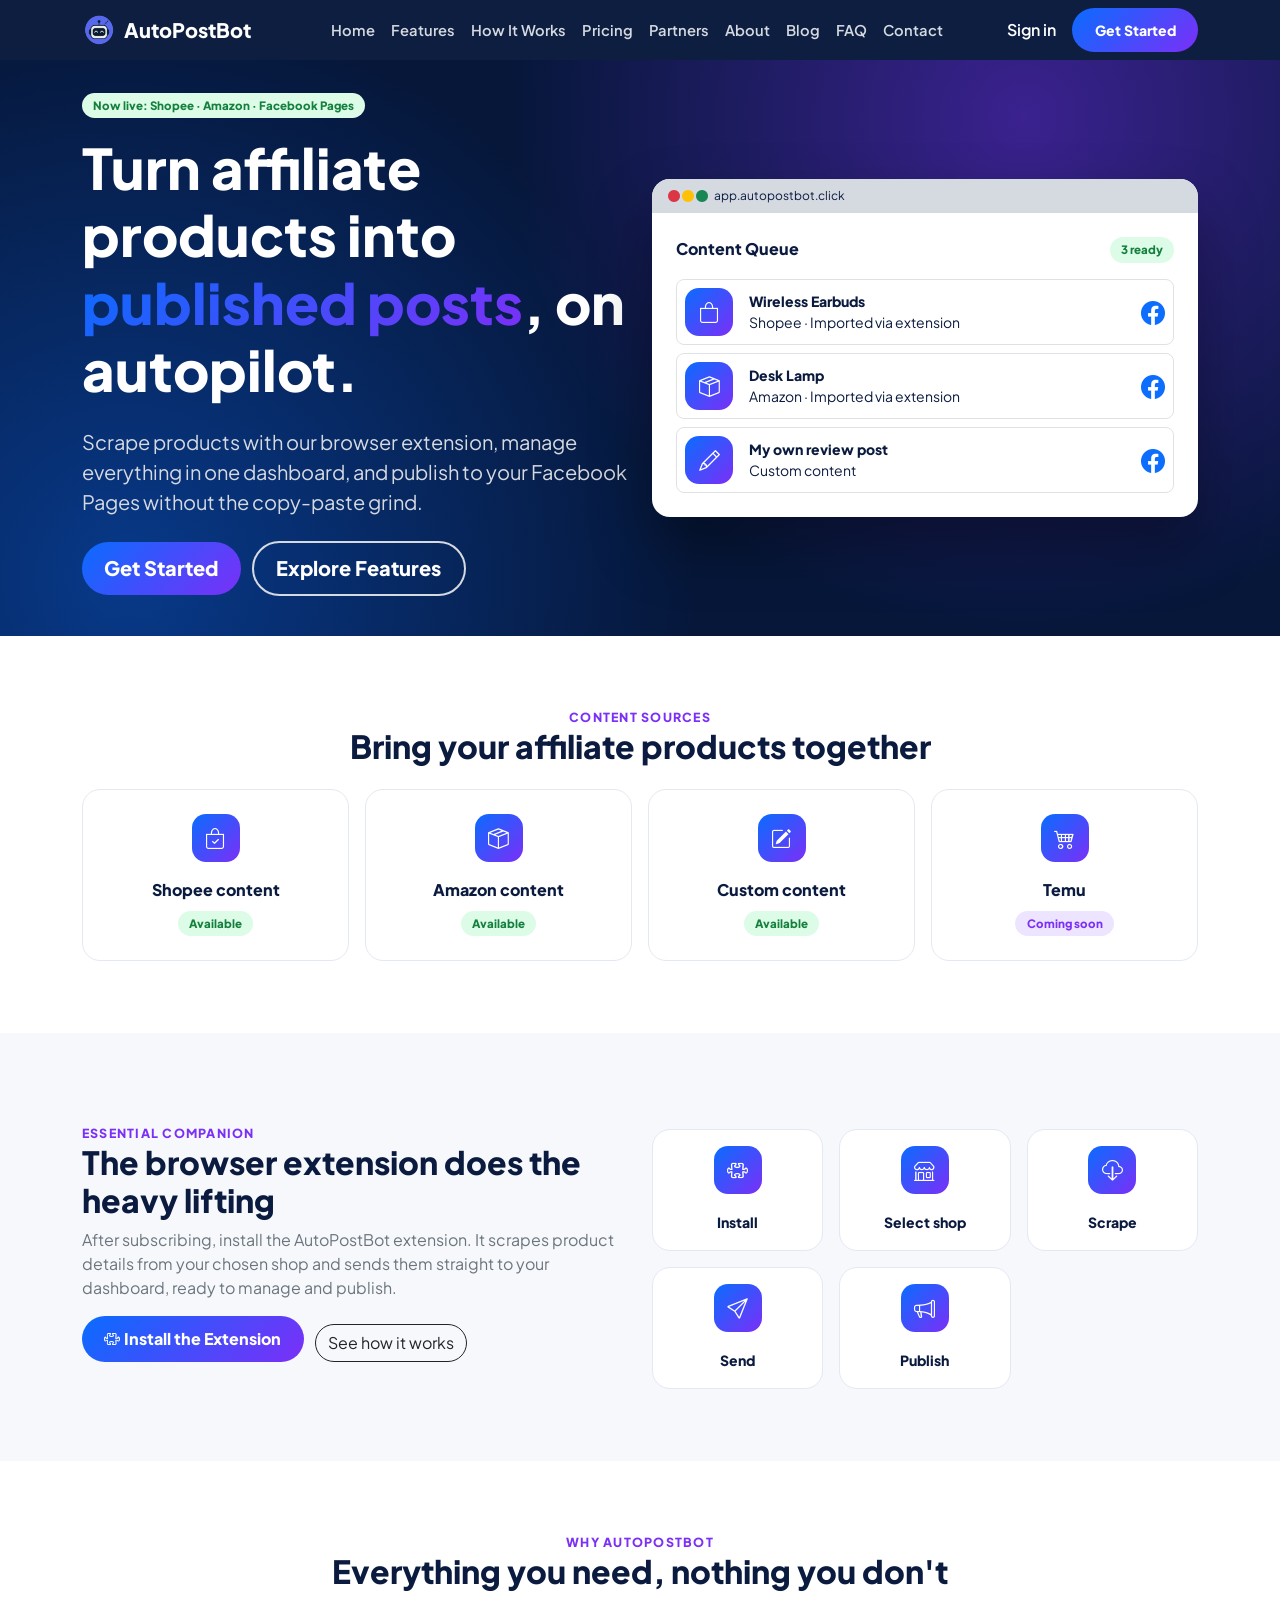
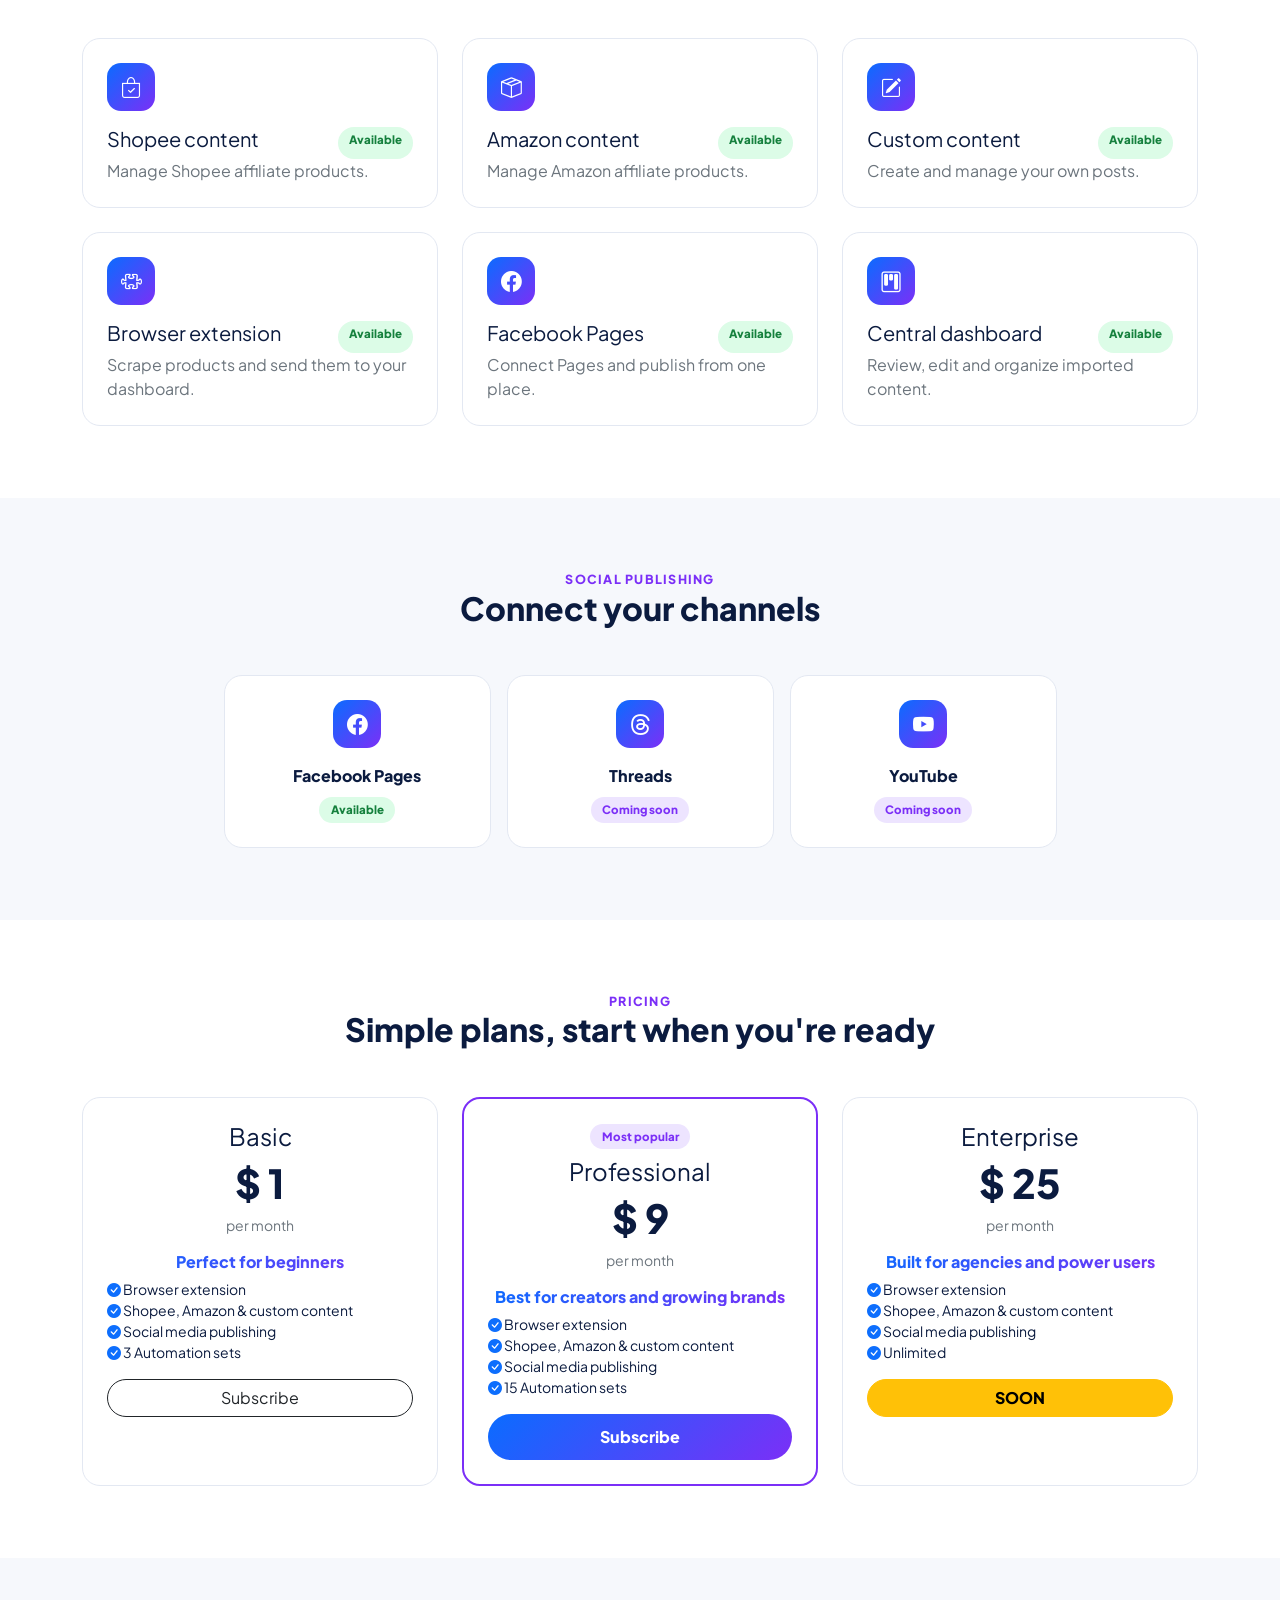
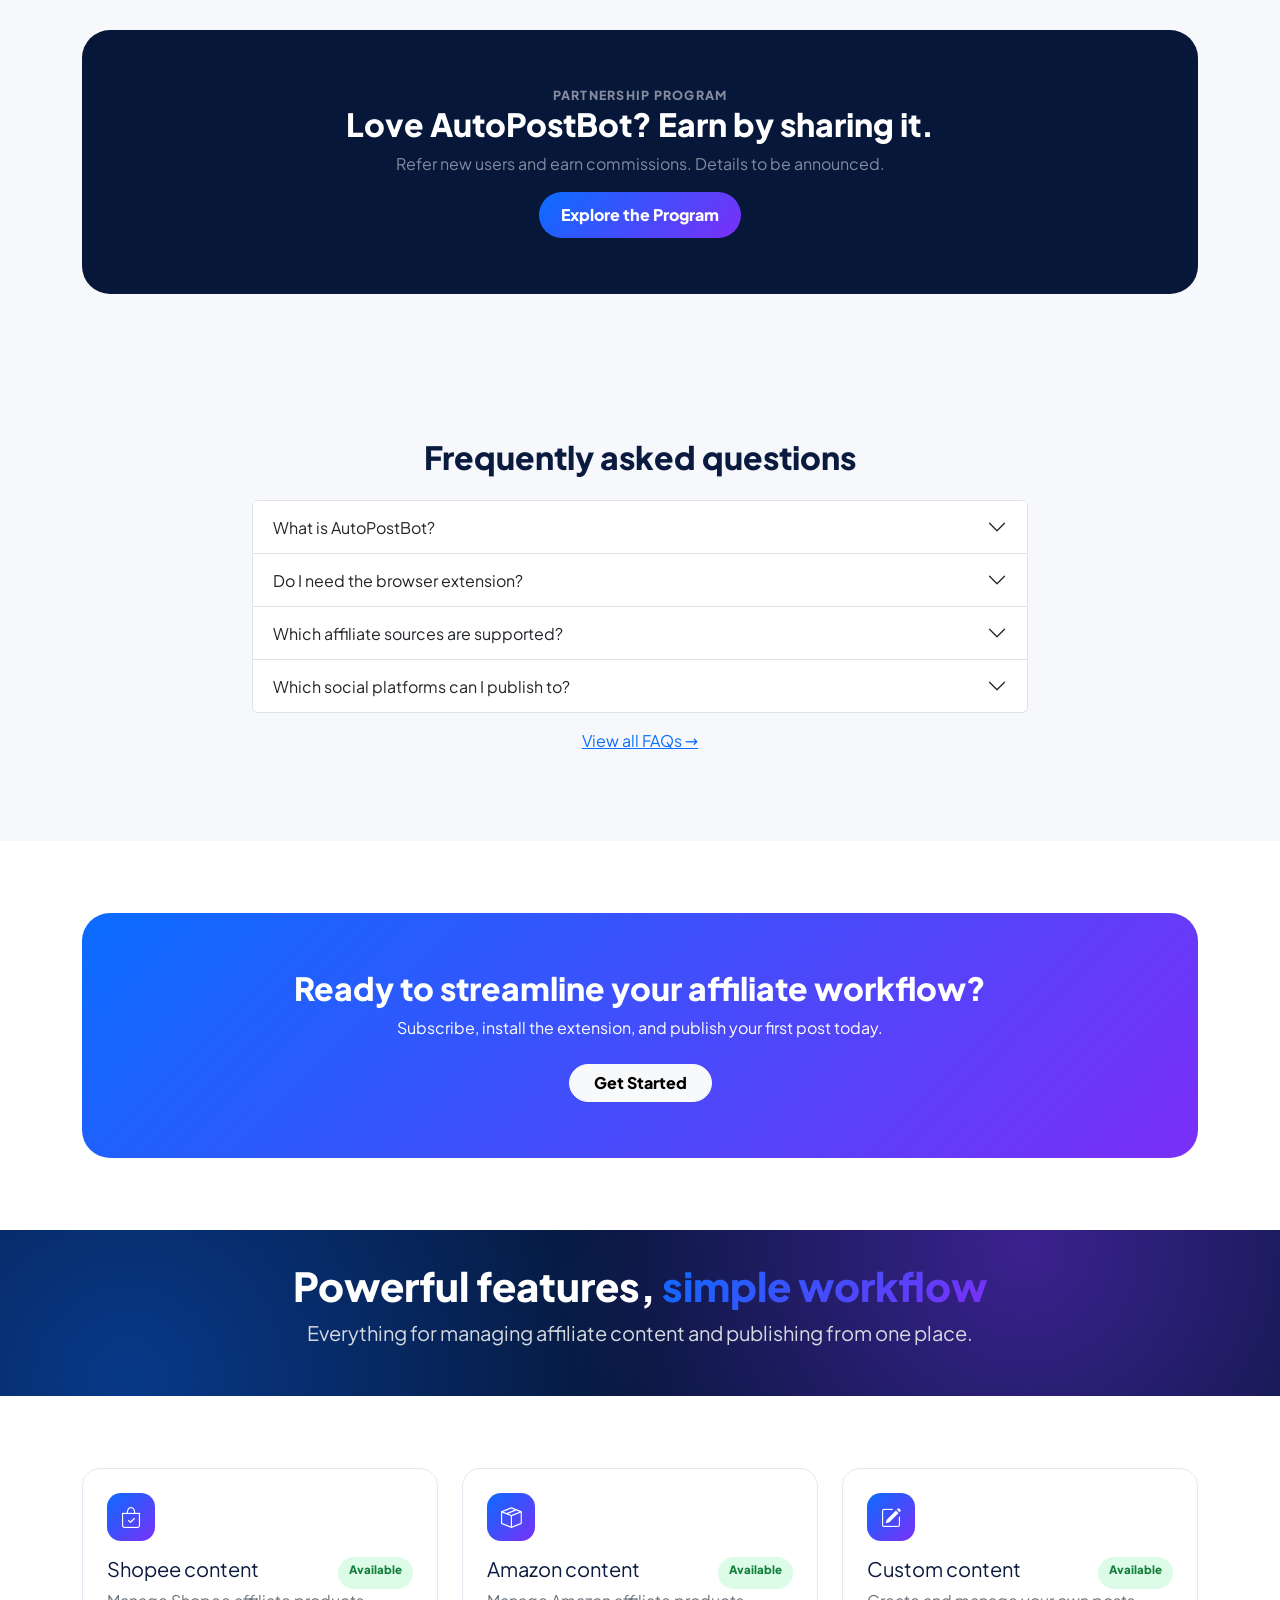
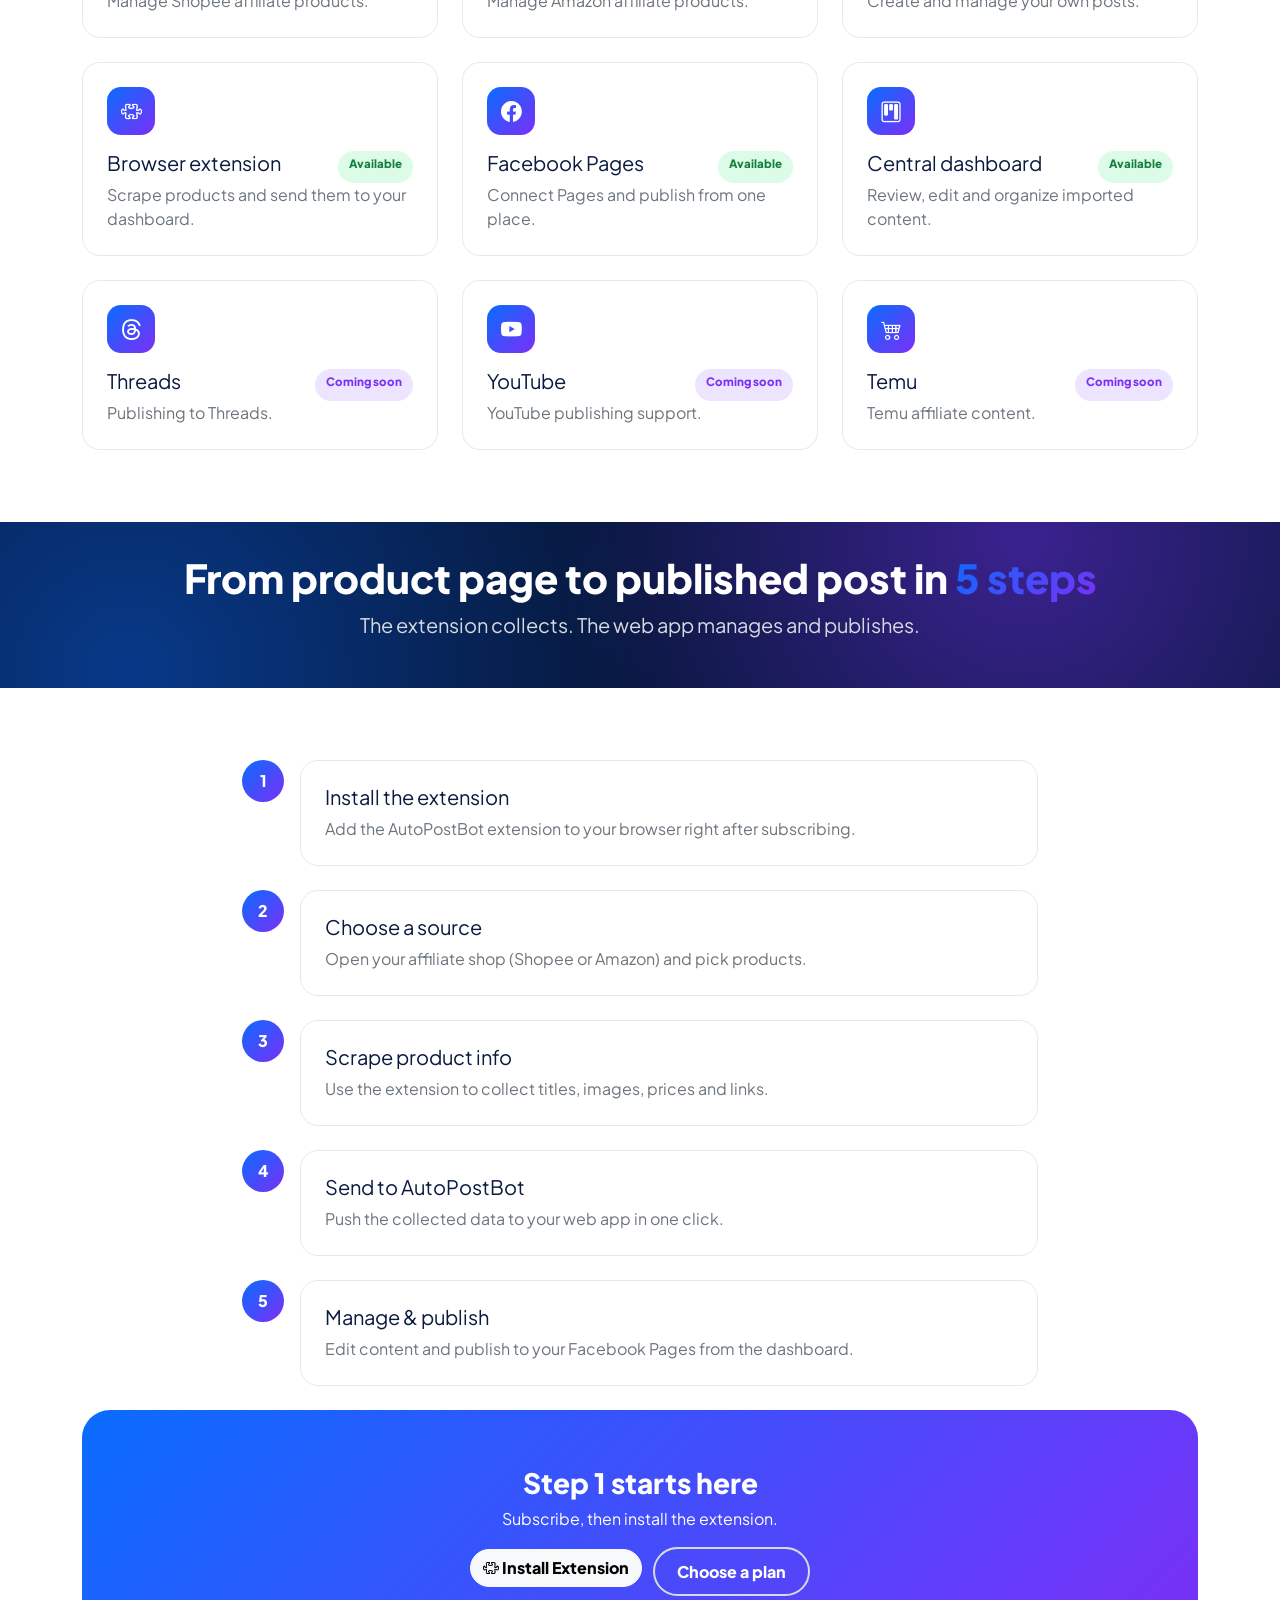
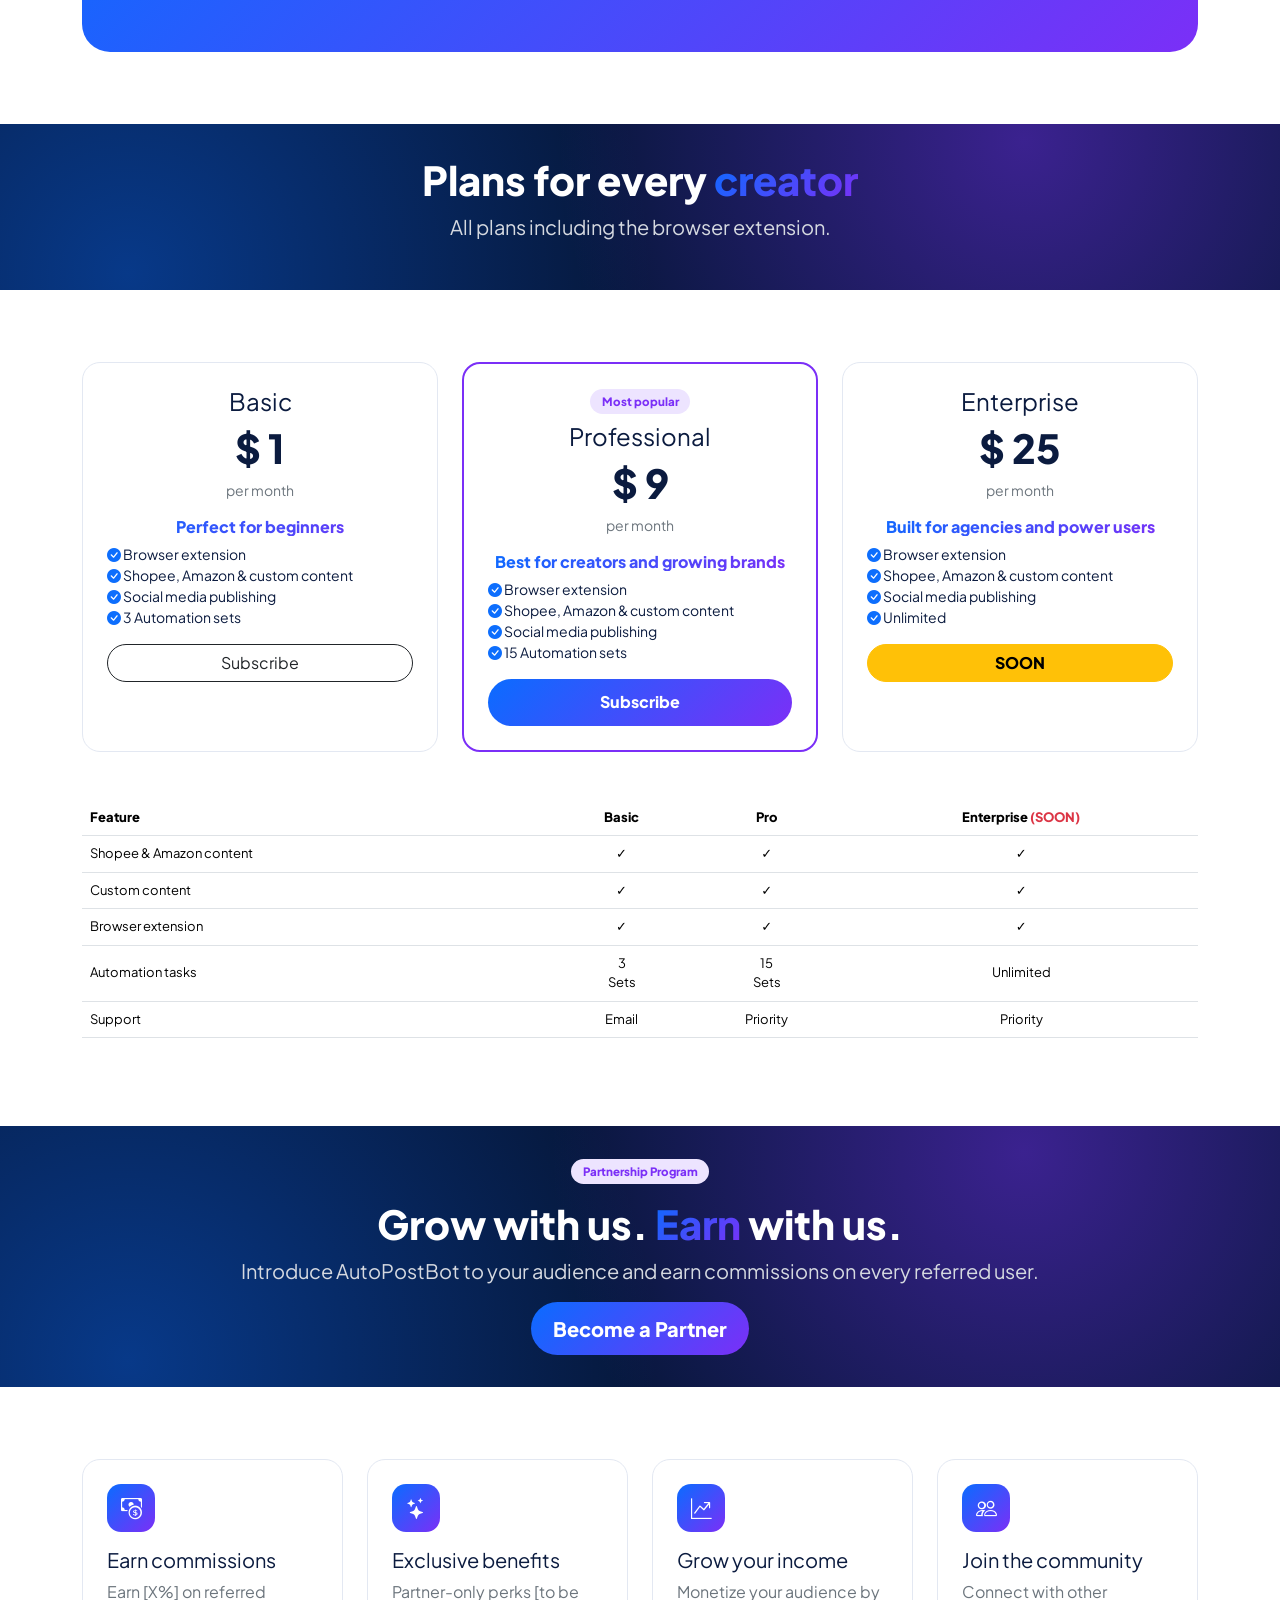
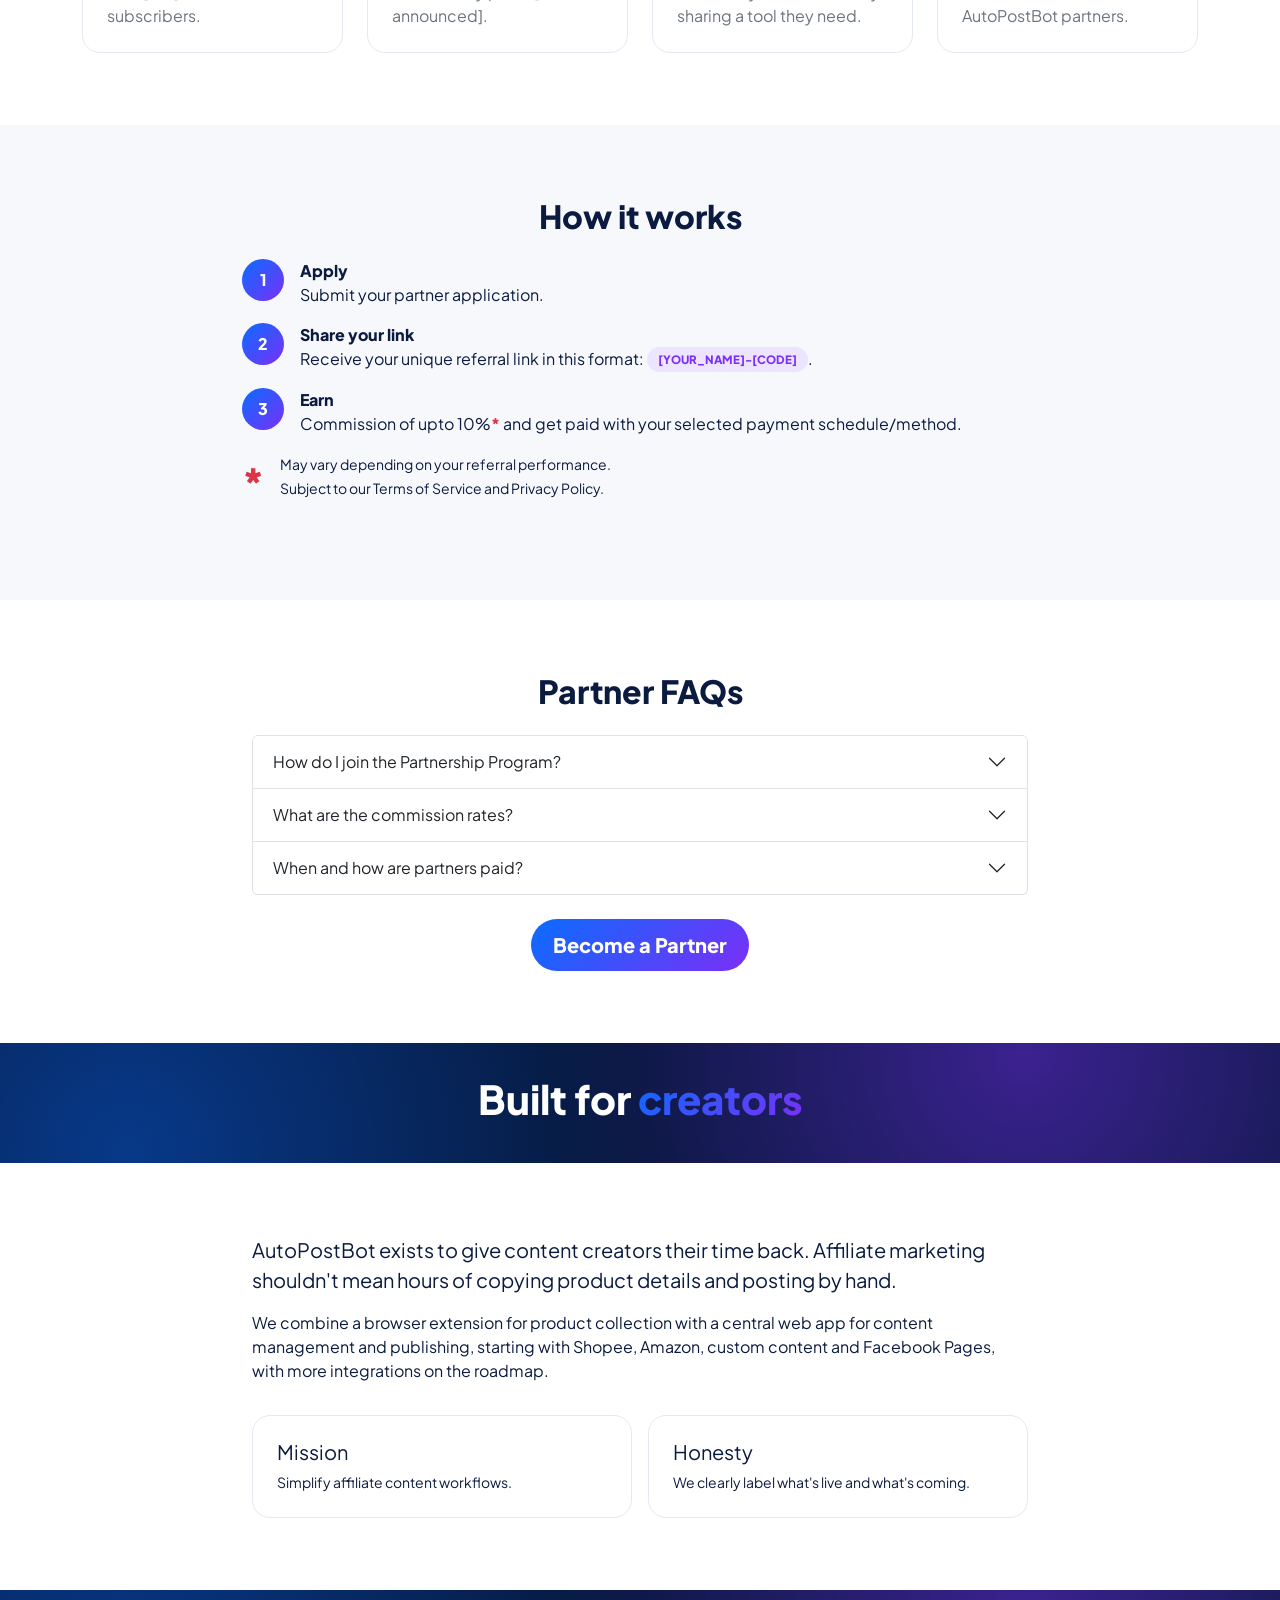
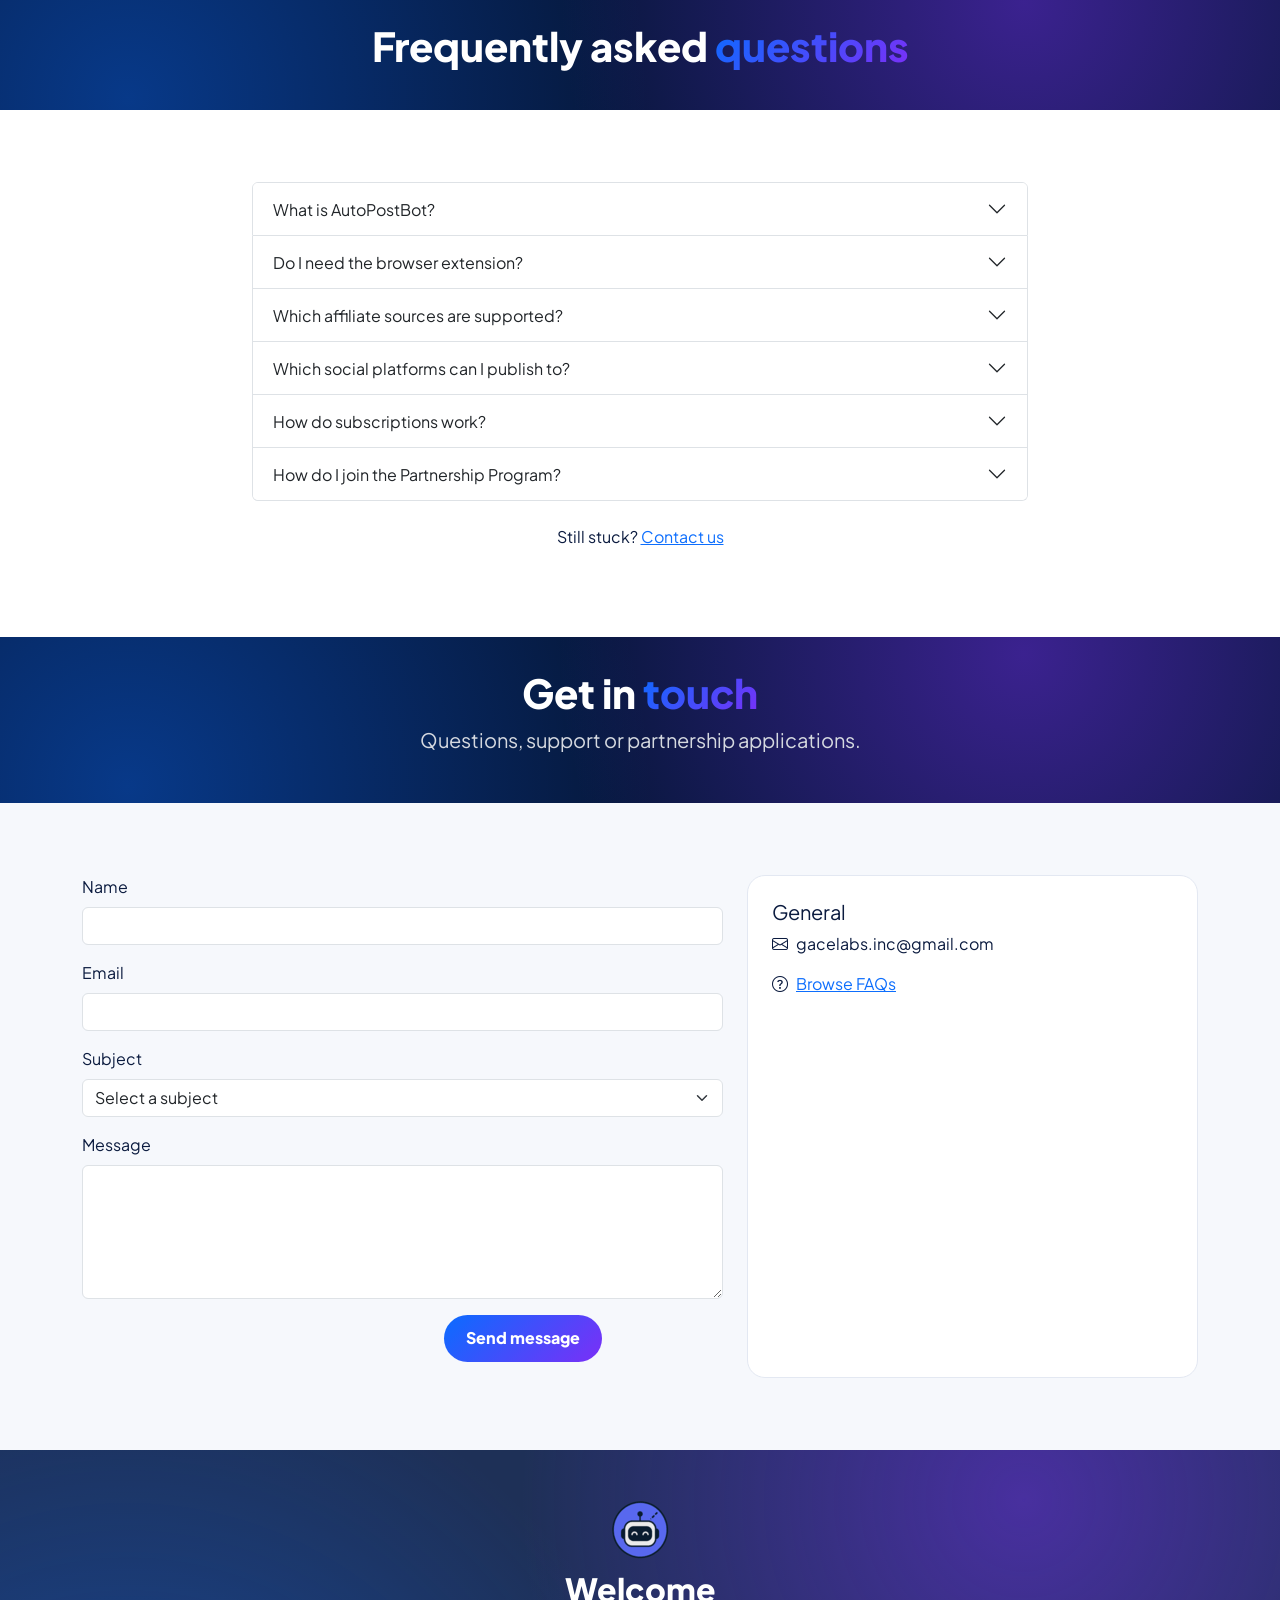
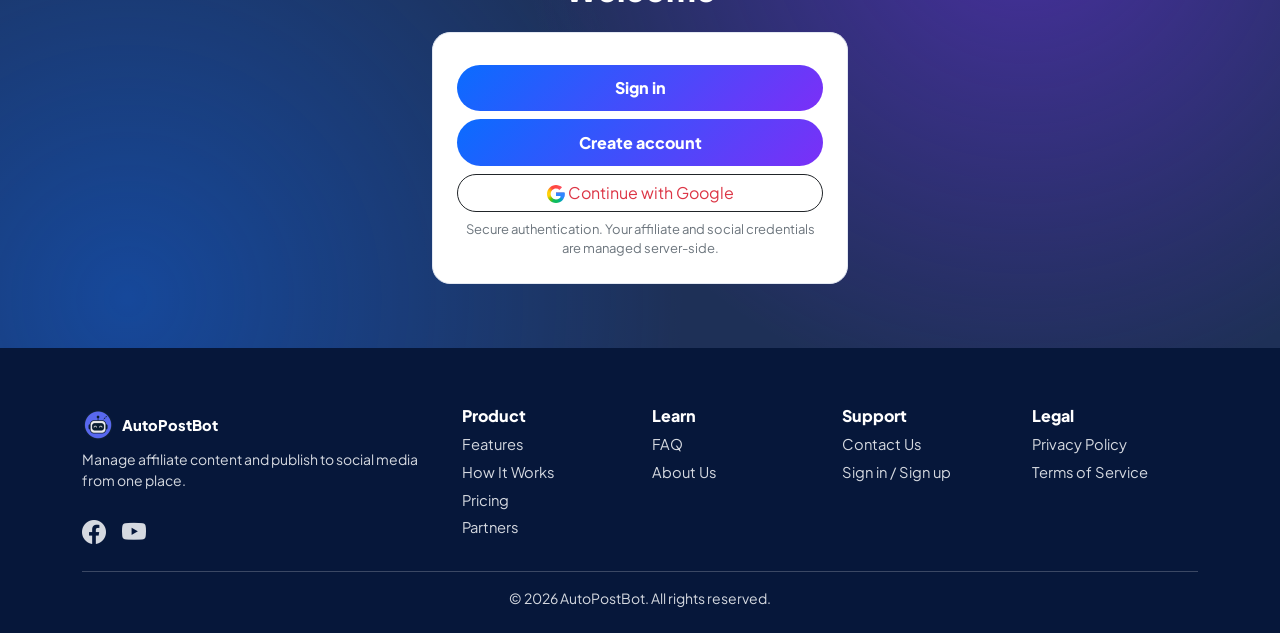
<file: index.html>
<!DOCTYPE html>
<html lang="en">
	<head>
		<meta charset="utf-8">
		<meta name="viewport" content="width=device-width, initial-scale=1">
		<title>AutoPostBot – Affiliate Content & Social Publishing in One Place</title>
		<meta name="description"
			content="AutoPostBot helps creators manage Shopee, Amazon and custom affiliate content and publish to Facebook Pages from one dashboard, powered by a browser extension.">
		<link rel="icon" href="assets/images/logo.png">
		<link href="assets/css/bootstrap.min.css" rel="stylesheet">
		<link href="assets/css/bootstrap-icons.min.css" rel="stylesheet">
		<link href="assets/css/fonts.css" rel="stylesheet">
		<link rel="stylesheet" href="assets/css/style.css">
		<link rel="preconnect" href="https://challenges.cloudflare.com" />
		<script src="https://challenges.cloudflare.com/turnstile/v0/api.js" async defer></script>
	</head>

	<body>
		<nav class="navbar navbar-expand-lg fixed-top" aria-label="Main">
			<div class="container">
				<a class="navbar-brand brand text-white fw-bold d-flex align-items-center gap-2" href="/"><img
						src="assets/images/logo.png" alt="AutoPostBot logo">AutoPostBot</a>
				<button class="navbar-toggler border-0" data-bs-toggle="collapse" data-bs-target="#nv"
					aria-label="Toggle menu"><i class="bi bi-list text-white fs-2"></i></button>
				<div class="navbar-collapse collapse text-center" id="nv">
					<ul class="navbar-nav mx-auto" id="menu"></ul>
					<a href="#authf" class="a-link text-white me-3 text-decoration-none fw-semibold">Sign in</a>
					<a href="#pricing" class="a-link btn btn-grad btn-sm">Get Started</a>
				</div>
			</div>
		</nav>

		<main id="main">
			<!-- HOME -->
			<div class="page" id="home">
				<header class="hero">
					<div class="container">
						<div class="row align-items-center">
							<div class="col-lg-6">
								<span class="chip live mb-3">Now live: Shopee · Amazon · Facebook Pages</span>
								<h1 class="display-4 fw-extrabold fw-bold">Turn affiliate products into <span class="text-grad">published posts</span>, on autopilot.</h1>
								<p class="lead my-4">Scrape products with our browser extension, manage everything in one dashboard, and publish to your Facebook Pages without the copy-paste grind.</p>
								<a href="#pricing" class="a-link btn btn-grad btn-lg me-2 mb-2">Get Started</a>
								<a href="#features" class="a-link btn btn-ghost btn-lg mb-2">Explore Features</a>
							</div>
							<div class="col-lg-6">
								<div class="mock">
									<div class="bar"><i class="bi bi-circle-fill text-danger"></i> <i
											class="bi bi-circle-fill text-warning"></i> <i
											class="bi bi-circle-fill text-success"></i> &nbsp; app.autopostbot.click</div>
									<div class="p-4">
										<div class="d-flex justify-content-between mb-3"><strong>Content
												Queue</strong><span class="chip live">3 ready</span></div>
										<div class="d-flex gap-3 align-items-center border rounded-3 p-2 mb-2">
											<div class="ico m-0"><i class="bi bi-bag"></i></div>
											<div class="flex-grow-1 small"><b>Wireless Earbuds</b><br>Shopee · Imported
												via extension</div><i class="bi bi-facebook text-primary fs-4"></i>
										</div>
										<div class="d-flex gap-3 align-items-center border rounded-3 p-2 mb-2">
											<div class="ico m-0"><i class="bi bi-box-seam"></i></div>
											<div class="flex-grow-1 small"><b>Desk Lamp</b><br>Amazon · Imported via
												extension</div><i class="bi bi-facebook text-primary fs-4"></i>
										</div>
										<div class="d-flex gap-3 align-items-center border rounded-3 p-2">
											<div class="ico m-0"><i class="bi bi-pencil"></i></div>
											<div class="flex-grow-1 small"><b>My own review post</b><br>Custom content
											</div><i class="bi bi-facebook text-primary fs-4"></i>
										</div>
									</div>
								</div>
							</div>
						</div>
					</div>
				</header>

				<section class="s">
					<div class="container text-center">
						<div class="eyebrow">Content sources</div>
						<h2 class="fw-bold mb-4">Bring your affiliate products together</h2>
						<div class="row g-3 justify-content-center" id="sources"></div>
					</div>
				</section>

				<section class="s alt">
					<div class="container">
						<div class="row align-items-center">
							<div class="col-lg-6">
								<div class="eyebrow">Essential companion</div>
								<h2 class="fw-bold">The browser extension does the heavy lifting</h2>
								<p class="text-secondary">
									After subscribing, install the AutoPostBot extension. It
									scrapes product details from your chosen shop and sends them straight to your
									dashboard, ready to manage and publish.
								</p>
								<a href="#how" class="a-link btn btn-grad me-2 mb-2">
									<i class="bi bi-puzzle me-1"></i>Install the Extension
								</a>
								<a href="#how" class="a-link btn btn-outline-dark rounded-pill">See how it works</a>
							</div>
							<div class="col-lg-6 mt-4">
								<div class="row g-3 text-center" id="flow-mini"></div>
							</div>
						</div>
					</div>
				</section>

				<section class="s">
					<div class="container">
						<div class="text-center mb-5">
							<div class="eyebrow">Why AutoPostBot</div>
							<h2 class="fw-bold">Everything you need, nothing you don't</h2>
						</div>
						<div class="row g-4" id="feat-home"></div>
					</div>
				</section>

				<section class="s alt">
					<div class="container">
						<div class="text-center mb-5">
							<div class="eyebrow">Social publishing</div>
							<h2 class="fw-bold">Connect your channels</h2>
						</div>
						<div class="row g-3 justify-content-center" id="socials"></div>
					</div>
				</section>

				<section class="s">
					<div class="container">
						<div class="text-center mb-5">
							<div class="eyebrow">Pricing</div>
							<h2 class="fw-bold">Simple plans, start when you're ready</h2>
						</div>
						<div class="row g-4 justify-content-center plans"></div>
					</div>
				</section>

				<section class="s alt">
					<div class="container">
						<div class="cta text-center" style="background:var(--navy)">
							<div class="eyebrow text-white-50">Partnership Program</div>
							<h2 class="fw-bold">Love AutoPostBot? Earn by sharing it.</h2>
							<p class="text-white-50">Refer new users and earn commissions. Details to be announced.</p>
							<a href="#partners" class="a-link btn btn-grad">Explore the Program</a>
						</div>
					</div>
				</section>

				<!-- <section class="s">
					<div class="container">
						<div class="text-center mb-5">
							<div class="eyebrow">Social proof</div>
							<h2 class="fw-bold">What creators will say</h2>
						</div>
						<div class="row g-4" id="testi"></div>
					</div>
				</section> -->

				<section class="s alt">
					<div class="container" style="max-width:800px">
						<h2 class="fw-bold text-center mb-4">Frequently asked questions</h2>
						<div class="accordion faq" id="faq-home"></div>
						<p class="text-center mt-3"><a class="a-link" href="#faq">View all FAQs →</a></p>
					</div>
				</section>

				<section class="s">
					<div class="container">
						<div class="cta text-center">
							<h2 class="fw-bold">Ready to streamline your affiliate workflow?</h2>
							<p class="mb-4">Subscribe, install the extension, and publish your first post today.</p><a
								href="#pricing" class="a-link btn btn-light fw-bold rounded-pill px-4">Get Started</a>
						</div>
					</div>
				</section>
			</div>

			<!-- FEATURES -->
			<div class="page" id="features">
				<header class="hero text-center">
					<div class="container">
						<h1 class="fw-bold">Powerful features, <span class="text-grad">simple workflow</span></h1>
						<p class="lead">Everything for managing affiliate content and publishing from one place.</p>
					</div>
				</header>
				<section class="s">
					<div class="container">
						<div class="row g-4" id="feat-all"></div>
					</div>
				</section>
			</div>

			<!-- HOW -->
			<div class="page" id="how">
				<header class="hero text-center">
					<div class="container">
						<h1 class="fw-bold">From product page to published post in <span class="text-grad">5 steps</span></h1>
						<p class="lead">The extension collects. The web app manages and publishes.</p>
					</div>
				</header>
				<section class="s">
					<div class="container" style="max-width:820px" id="steps"></div>
					<div class="container mt-4">
						<div class="cta text-center">
							<h3 class="fw-bold">Step 1 starts here</h3>
							<p>Subscribe, then install the extension.</p>
							<a href="#" class="a-link btn btn-light fw-bold rounded-pill me-2 mb-2">
								<i class="bi bi-puzzle"></i> Install Extension
							</a>
							<a href="#pricing" class="a-link btn btn-ghost">Choose a plan</a>
						</div>
					</div>
				</section>
			</div>

			<!-- PRICING -->
			<div class="page" id="pricing">
				<header class="hero text-center">
					<div class="container">
						<h1 class="fw-bold">Plans for every <span class="text-grad">creator</span></h1>
						<p class="lead">
							All plans including the browser extension.
						</p>
					</div>
				</header>
				<section class="s">
					<div class="container">
						<div class="row g-4 justify-content-center plans"></div>
						<div class="table-responsive mt-5">
							<table class="table align-middle text-center" style="font-size: 13px;">
								<thead>
									<tr>
										<th class="text-start">Feature</th>
										<th>Basic</th>
										<th>Pro</th>
										<th>Enterprise <span class="text-danger">(SOON)</span></th>
									</tr>
								</thead>
								<tbody>
									<tr>
										<td class="text-start">Shopee &amp; Amazon content</td>
										<td>✓</td>
										<td>✓</td>
										<td>✓</td>
									</tr>
									<tr>
										<td class="text-start">Custom content</td>
										<td>✓</td>
										<td>✓</td>
										<td>✓</td>
									</tr>
									<tr>
										<td class="text-start">Browser extension</td>
										<td>✓</td>
										<td>✓</td>
										<td>✓</td>
									</tr>
									<tr>
										<td class="text-start">Automation tasks</td>
										<td><span class="ph">3<br>Sets</span></td>
										<td><span class="ph">15<br>Sets</span></td>
										<td><span class="ph">Unlimited</span></td>
									</tr>
									<!-- <tr>
										<td class="text-start">Monthly posts</td>
										<td><span class="ph">1000</span></td>
										<td><span class="ph">10000</span></td>
										<td><span class="ph">Unlimited</span></td>
									</tr> -->
									<tr>
										<td class="text-start">Support</td>
										<td>Email</td>
										<td>Priority</td>
										<td>Priority</td>
									</tr>
								</tbody>
							</table>
						</div>
					</div>
				</section>
			</div>

			<!-- PARTNERS -->
			<div class="page" id="partners">
				<header class="hero text-center">
					<div class="container"><span class="chip soon mb-3">Partnership Program</span>
						<h1 class="fw-bold">Grow with us. <span class="text-grad">Earn</span> with us.</h1>
						<p class="lead">Introduce AutoPostBot to your audience and earn commissions on every referred
							user.</p><a href="#contact" class="a-link btn btn-grad btn-lg">Become a Partner</a>
					</div>
				</header>
				<section class="s">
					<div class="container">
						<div class="row g-4" id="perks"></div>
					</div>
				</section>
				<section class="s alt">
					<div class="container" style="max-width:820px">
						<h2 class="fw-bold text-center mb-4">How it works</h2>
						<div class="d-flex gap-3 mb-3">
							<div class="step-n">1</div>
							<div><b>Apply</b><br>Submit your partner application.</div>
						</div>
						<div class="d-flex gap-3 mb-3">
							<div class="step-n">2</div>
							<div>
								<b>Share your link</b><br>Receive your unique referral link in this format:  
								<span class="chip soon align-top">[YOUR_NAME]-[CODE]</span>.
							</div>
						</div>
						<div class="d-flex gap-3 mb-3">
							<div class="step-n">3</div>
							<div>
								<b>Earn</b><br>Commission of upto 10%<sup class="text-danger fs-6 fw-bold" style="top: 0;">*</sup> and get paid <span class="ph"> with your selected payment schedule/method</span>.
							</div>
						</div>
						<div class="d-flex gap-3 mb-3">
							<div class="text-danger fs-1 fw-bold">*</div>
							<div>
								<small>May vary depending on your referral performance.</small>
								<br>
								<small>Subject to our Terms of Service and Privacy Policy.</small>
							</div>
						</div>
					</div>
				</section>
				<section class="s">
					<div class="container" style="max-width:800px">
						<h2 class="fw-bold text-center mb-4">Partner FAQs</h2>
						<div class="accordion faq" id="faq-partner"></div>
						<div class="text-center mt-4"><a href="#contact" class="a-link btn btn-grad btn-lg">Become a Partner</a></div>
					</div>
				</section>
			</div>

			<!-- ABOUT -->
			<div class="page" id="about">
				<header class="hero text-center">
					<div class="container">
						<h1 class="fw-bold">Built for <span class="text-grad">creators</span></h1>
					</div>
				</header>
				<section class="s">
					<div class="container" style="max-width:800px">
						<p class="lead">AutoPostBot exists to give content creators their time back. Affiliate marketing shouldn't mean hours of copying product details and posting by hand.</p>
						<p>We combine a browser extension for product collection with a central web app for content management and publishing, starting with Shopee, Amazon, custom content and Facebook Pages, with more integrations on the roadmap.</p>
						<div class="row g-3 mt-3">
							<div class="col-md-6">
								<div class="card-x">
									<h5>Mission</h5>
									<p class="small mb-0">Simplify affiliate content workflows.</p>
								</div>
							</div>
							<div class="col-md-6">
								<div class="card-x">
									<h5>Honesty</h5>
									<p class="small mb-0">We clearly label what's live and what's coming.</p>
								</div>
							</div>
							<!-- <div class="col-md-4">
								<div class="card-x">
									<h5>Team</h5>
									<p class="small mb-0"><span class="ph">[Company / team details]</span></p>
								</div>
							</div> -->
						</div>
					</div>
				</section>
			</div>

			<!-- BLOG -->
			<!-- <div class="page" id="blog">
				<header class="hero text-center">
					<div class="container">
						<h1 class="fw-bold">Blog &amp; <span class="text-grad">Tutorials</span></h1>
						<p class="lead">Guides, product updates and video walkthroughs.</p>
					</div>
				</header>
				<section class="s">
					<div class="container">
						<h3 class="fw-bold mb-3">Video tutorials</h3>
						<div class="row g-4 mb-5" id="vids"></div>
						<h3 class="fw-bold mb-3">Latest articles</h3>
						<div class="row g-4" id="posts"></div>
					</div>
				</section>
			</div> -->

			<!-- FAQ -->
			<div class="page" id="faq">
				<header class="hero text-center">
					<div class="container">
						<h1 class="fw-bold">Frequently asked <span class="text-grad">questions</span></h1>
					</div>
				</header>
				<section class="s">
					<div class="container" style="max-width:800px">
						<div class="accordion faq" id="faq-all"></div>
						<p class="text-center mt-4">Still stuck? <a class="a-link" href="#contact">Contact us</a></p>
					</div>
				</section>
			</div>

			<!-- CONTACT -->
			<div class="page" id="contact">
				<header class="hero text-center">
					<div class="container">
						<h1 class="fw-bold">Get in <span class="text-grad">touch</span></h1>
						<p class="lead">Questions, support or partnership applications.</p>
					</div>
				</header>
				<section class="s">
					<div class="container">
						<div class="row">
							<div class="col-lg-7">
								<form action="/contact-us" id="cform" novalidate><!-- Honeypot trap for basic bots -->
									<div style="display:none;">
										<input type="text" name="website_url" tabindex="-1" autocomplete="off">
									</div>
									<div class="mb-3">
										<label class="form-label" for="name">Name</label>
										<input id="name" name="name" class="form-control" required>
									</div>
									<div class="mb-3">
										<label class="form-label" for="email">Email</label>
										<input id="email" name="email" type="email" class="form-control" required>
									</div>
									<div class="mb-3">
										<label class="form-label" for="subject">Subject</label>
										<select id="subject" name="subject" class="form-select" required>
											<option value="">Select a subject</option>
											<option value="partner">Become a Partner</option>
											<!-- <option value="legal">Legal</option> -->
											<option value="support">Support</option>
											<option value="hello">Other</option>
										</select>
									</div>
									<div class="mb-3">
										<label class="form-label" for="cm">Message</label>
										<textarea name="message" rows="5" class="form-control" required></textarea>
									</div>
									<ul class="nav nav-pills nav-fill mb-3" style="align-items: center;">
										<li class="nav-item">
											<div class="cf-turnstile" data-sitekey="0x4AAAAAAGDED0GLDltMv_Z3" data-theme="light" data-size="normal"></div>
										</li>
										<li class="nav-item">
											<button class="btn btn-grad">Send message</button>
										</li>
									</ul>
									<div id="cok" class="alert mt-3 d-none">
										Thanks! We'll get back to you soon.
									</div>
								</form>
							</div>
							<div class="col-lg-5">
								<div class="card-x">
									<h5>General</h5>
									<p><i class="bi bi-envelope me-2"></i><span class="ph">gacelabs.inc@gmail.com</span></p>
									<!-- <p><i class="bi bi-clock me-2"></i><span class="ph">24 Hours</span></p> -->
									<p class="mb-0"><i class="bi bi-question-circle me-2"></i><a class="a-link" href="#faq">Browse FAQs</a></p>
								</div>
							</div>
						</div>
					</div>
				</section>
			</div>

			<!-- AUTH -->
			<div class="page" id="auth">
				<section class="s" style="padding-top: 1rem; padding-bottom: 2rem;">
					<div class="container" style="max-width:440px">
						<div class="text-center mb-4 page" id="authf">
							<img src="assets/images/logo.png" width="64" class="rounded-circle" alt="">
							<h2 class="fw-bold mt-2">Welcome</h2>
						</div>
						<div class="tab-content card-x">
							<a href="/login" id="lg" class="btn btn-grad w-100 mt-2">Sign in</a>
							<a href="/register" id="rg" class="btn btn-grad w-100 mt-2">Create account</a>
							<a href="/auth/google/redirect" id="gg-form" class="btn btn-outline-dark rounded-pill w-100 mt-2">
								<svg aria-hidden="true" height="18" width="18" focusable="false" viewBox="0 0 24 24"><clipPath id="_BGboasXfC6OShvcPqMeriQw_1"><path d="M12 10v4.5h6.47c-.5 2.7-3 4.74-6.47 4.74-3.9 0-7.1-3.3-7.1-7.25S8.1 4.75 12 4.75c1.8 0 3.35.6 4.6 1.8l3.4-3.4C18 1.2 15.24 0 12 0 5.4 0 0 5.4 0 12s5.4 12 12 12c7 0 11.5-4.9 11.5-11.7 0-.8-.1-1.54-.2-2.3H12z"></path></clipPath><g style="clip-path:url(#_BGboasXfC6OShvcPqMeriQw_1)"><foreignObject style="filter:url(#_BGboasXfC6OShvcPqMeriQw_2)" height="28" transform="translate(-2,-2)" width="28"><div style="width:100%;height:100%;background:conic-gradient(#FF4641,#FD5061 40deg,#FD5061 60deg,#3186FF 85deg,#3186FF 117deg,#00A5B7 142deg,#0EBC5F 167deg,#0EBC5F 200deg,#6CC500 226deg,#FFCC00 253deg,#FFD314 268deg,#FFCC00 292deg,#FF4641 327deg)"></div></foreignObject><rect fill="#3186FF" height="8" width="16" x="11" y="8"></rect></g></svg>
								<span class="text-danger">Continue with Google</span>
							</a>
							<p class="small text-secondary mt-2 mb-0" style="font-size: 13px; text-align: center;">
								Secure authentication. Your affiliate and social credentials are managed server-side.
							</p>
							<div id="aok" class="alert alert-success mt-3 d-none">
								Thanks! We'll get back to you soon.
							</div>
						</div>
						<!-- <p class="small text-center text-secondary mt-3">
							<span class="ph">Demo forms: connect to your auth backend</span>
						</p> -->
					</div>
				</section>
			</div>
		</main>

		<footer>
			<div class="container">
				<div class="row g-4">
					<div class="col-lg-4">
						<a class="d-flex align-items-center gap-2 text-white fw-bold mb-2 a-link" href="#home">
							<img src="assets/images/logo.png" width="32" class="rounded-circle" alt="">
							AutoPostBot
						</a>
						<p class="small">Manage affiliate content and publish to social media from one place.</p>
						<div class="fs-4 d-flex gap-3">
							<a href="#" aria-label="Facebook">
								<i class="bi bi-facebook" style="font-size: 1.5rem;"></i>
							</a>
							<a href="#" aria-label="YouTube">
								<i class="bi bi-youtube" style="font-size: 1.5rem;"></i>
							</a>
							<!-- <a href="#" aria-label="Instagram">
								<i class="bi bi-instagram"></i>
							</a> -->
						</div>
					</div>
					<div class="col-6 col-lg-2">
						<b class="text-white">Product</b>
						<a class="a-link" href="#features">Features</a>
						<a class="a-link" href="#how">How It Works</a>
						<a class="a-link" href="#pricing">Pricing</a>
						<a class="a-link" href="#partners">Partners</a>
					</div>
					<div class="col-6 col-lg-2">
						<b class="text-white">Learn</b>
						<!-- <a class="a-link" href="#blog">Blog &amp; Tutorials</a> -->
						<a class="a-link" href="#faq">FAQ</a>
						<a class="a-link" href="#about">About Us</a>
					</div>
					<div class="col-6 col-lg-2">
						<b class="text-white">Support</b>
						<a class="a-link" href="#contact">Contact Us</a>
						<a class="a-link" href="#auth">Sign in / Sign up</a>
					</div>
					<div class="col-6 col-lg-2">
						<b class="text-white">Legal</b>
						<a href="/privacy.html">Privacy Policy</a>
						<a href="/terms.html">Terms of Service</a>
					</div>
				</div>
				<hr>
				<p class="small text-center mb-0">© <span id="yr"></span> AutoPostBot. All rights reserved.</p>
			</div>
		</footer>

		<script src="assets/js/jquery-3.7.1.min.js"></script>
		<script src="assets/js/bootstrap.bundle.min.js"></script>
		<script src="assets/js/app.js"></script>
	</body>

</html>
</file>
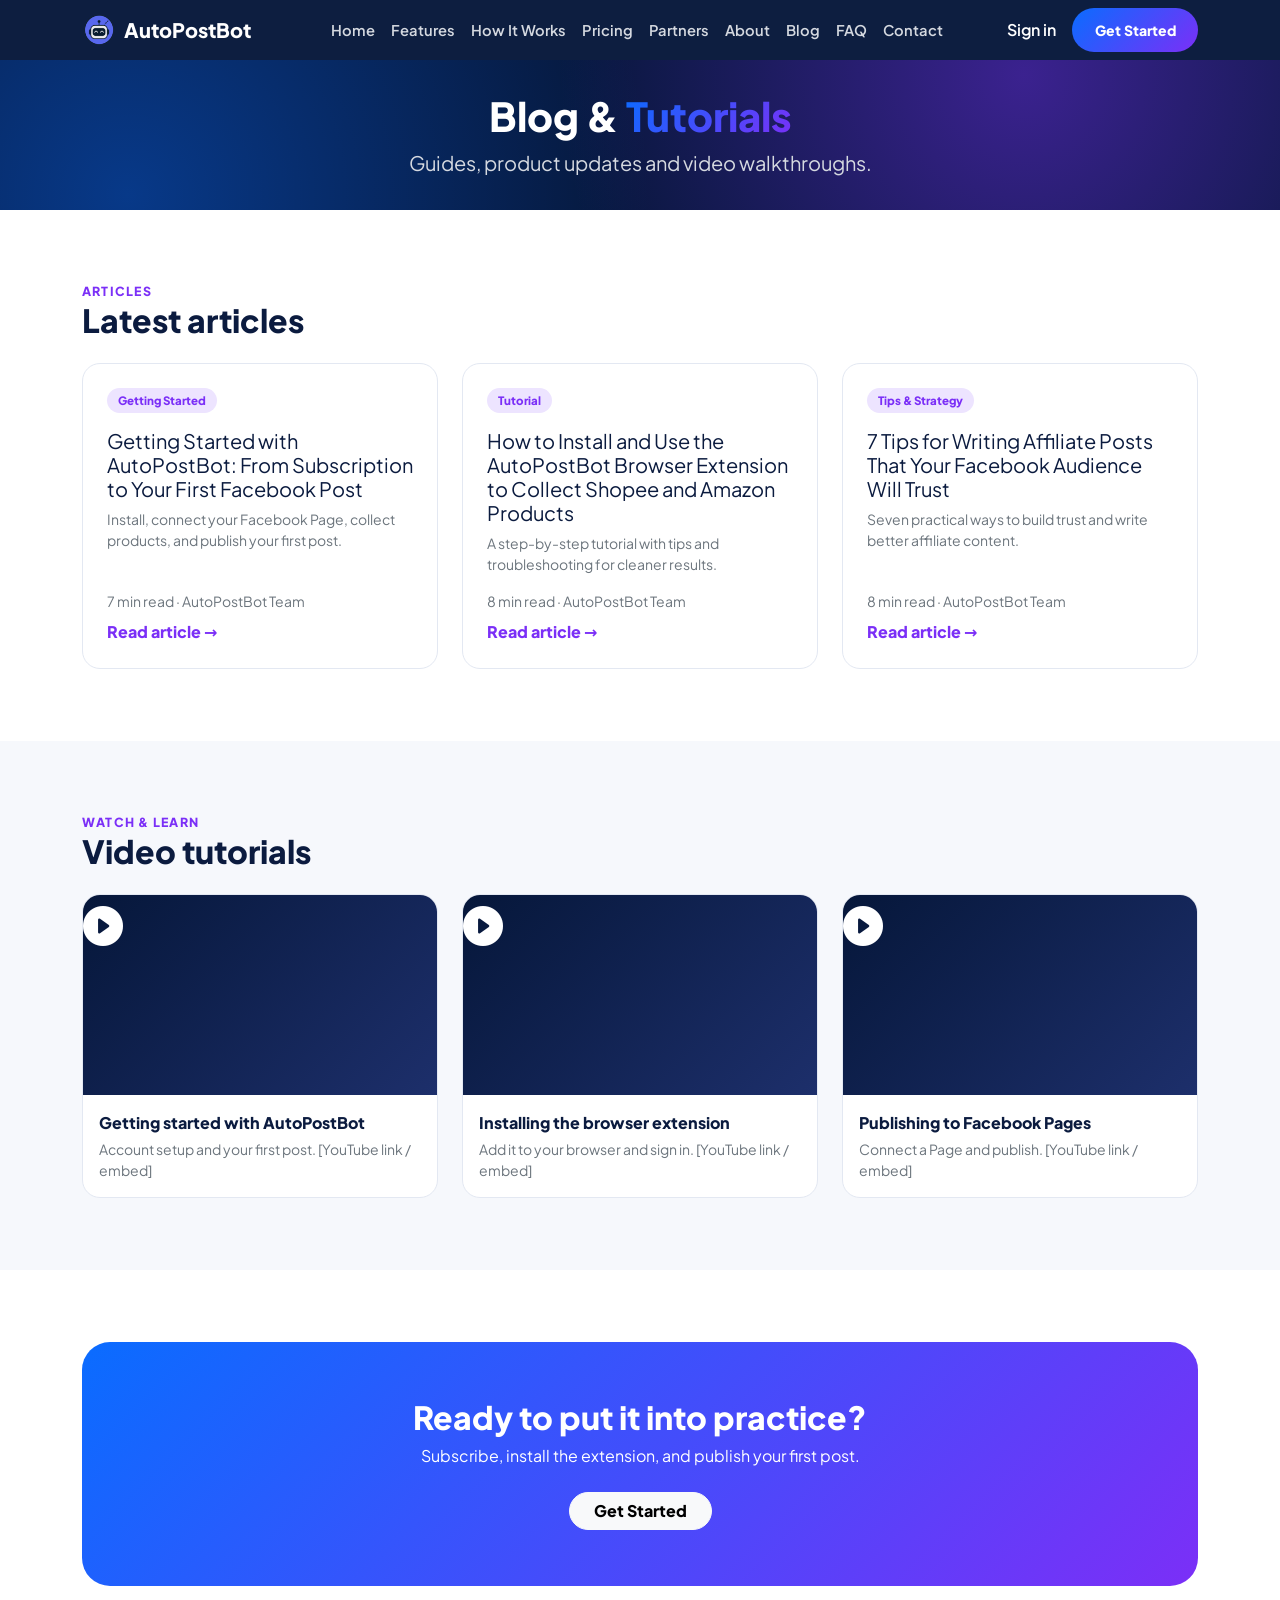
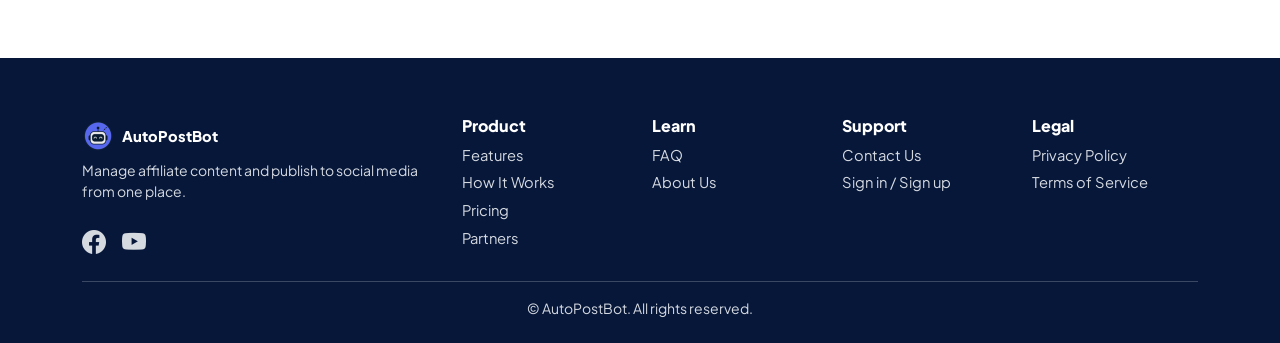
<file: blog/index.html>
<!DOCTYPE html>
<html lang="en">

	<head>
		<meta charset="utf-8">
		<meta name="viewport" content="width=device-width, initial-scale=1">
		<title>Blog & Tutorials | AutoPostBot</title>
		<meta name="description" content="Guides, product updates and video walkthroughs.">
		<link rel="icon" href="/assets/images/logo.png">
		<link href="/assets/css/bootstrap.min.css" rel="stylesheet">
		<link href="/assets/css/bootstrap-icons.min.css" rel="stylesheet">
		<link href="/assets/css/fonts.css" rel="stylesheet">
		<link rel="stylesheet" href="/assets/css/style.css">
	</head>

	<body>
		<nav class="navbar navbar-expand-lg fixed-top" aria-label="Main">
			<div class="container">
				<a class="navbar-brand brand text-white fw-bold d-flex align-items-center gap-2" href="/">
					<img src="/assets/images/logo.png" alt="AutoPostBot logo">AutoPostBot
				</a>
				<button class="navbar-toggler border-0" data-bs-toggle="collapse" data-bs-target="#nv"
					aria-label="Toggle menu"><i class="bi bi-list text-white fs-2"></i></button>
				<div class="collapse navbar-collapse" id="nv">
					<ul class="navbar-nav mx-auto">
						<li class="nav-item"><a class="nav-link" href="/#home">Home</a></li>
						<li class="nav-item"><a class="nav-link" href="/#features">Features</a></li>
						<li class="nav-item"><a class="nav-link" href="/#how">How It Works</a></li>
						<li class="nav-item"><a class="nav-link" href="/#pricing">Pricing</a></li>
						<li class="nav-item"><a class="nav-link" href="/#partners">Partners</a></li>
						<li class="nav-item"><a class="nav-link" href="/#about">About</a></li>
						<li class="nav-item"><a class="nav-link" href="/blog/">Blog</a></li>
						<li class="nav-item"><a class="nav-link" href="/#faq">FAQ</a></li>
						<li class="nav-item"><a class="nav-link" href="/#contact">Contact</a></li>
					</ul>
					<a href="/#authf" class="text-white me-3 text-decoration-none fw-semibold">Sign in</a>
					<a href="/#pricing" class="btn btn-grad btn-sm">Get Started</a>
				</div>
			</div>
		</nav>

		<main id="content">
			<header class="hero text-center">
				<div class="container">
					<h1 class="fw-bold">Blog &amp; <span class="text-grad">Tutorials</span></h1>
					<p class="lead mb-0">Guides, product updates and video walkthroughs.</p>
				</div>
			</header>
			<section class="s">
				<div class="container">
					<div class="eyebrow">Articles</div>
					<h2 class="fw-bold mb-4">Latest articles</h2>
					<div class="row g-4">
						<div class="col-md-6 col-lg-4">
							<a href="getting-started.html" class="text-decoration-none text-reset">
								<article class="card-x d-flex flex-column"><span
										class="chip soon mb-3 align-self-start">Getting Started</span>
									<h3 class="h5">Getting Started with AutoPostBot: From Subscription to Your First
										Facebook Post</h3>
									<p class="small text-secondary flex-grow-1">Install, connect your Facebook Page,
										collect products, and publish your first post.</p>
									<div class="small text-secondary">7 min read · AutoPostBot Team</div><span
										class="mt-2 fw-bold" style="color:var(--purple)">Read article →</span>
								</article>
							</a>
						</div>
						<div class="col-md-6 col-lg-4">
							<a href="browser-extension-guide.html" class="text-decoration-none text-reset">
								<article class="card-x d-flex flex-column"><span
										class="chip soon mb-3 align-self-start">Tutorial</span>
									<h3 class="h5">How to Install and Use the AutoPostBot Browser Extension to Collect
										Shopee and Amazon Products</h3>
									<p class="small text-secondary flex-grow-1">A step-by-step tutorial with tips and
										troubleshooting for cleaner results.</p>
									<div class="small text-secondary">8 min read · AutoPostBot Team</div><span
										class="mt-2 fw-bold" style="color:var(--purple)">Read article →</span>
								</article>
							</a>
						</div>
						<div class="col-md-6 col-lg-4">
							<a href="affiliate-post-tips.html" class="text-decoration-none text-reset">
								<article class="card-x d-flex flex-column"><span
										class="chip soon mb-3 align-self-start">Tips & Strategy</span>
									<h3 class="h5">7 Tips for Writing Affiliate Posts That Your Facebook Audience Will
										Trust</h3>
									<p class="small text-secondary flex-grow-1">Seven practical ways to build trust and
										write better affiliate content.</p>
									<div class="small text-secondary">8 min read · AutoPostBot Team</div><span
										class="mt-2 fw-bold" style="color:var(--purple)">Read article →</span>
								</article>
							</a>
						</div>
					</div>
				</div>
			</section>
			<section class="s alt">
				<div class="container">
					<div class="eyebrow">Watch &amp; learn</div>
					<h2 class="fw-bold mb-4">Video tutorials</h2>
					<div class="row g-4">
						<div class="col-md-4">
							<div class="card-x p-0 overflow-hidden">
								<div class="ratio ratio-16x9 text-white d-grid"
									style="background:linear-gradient(135deg,var(--navy),#1d2f6b);place-items:center"
									role="img" aria-label="Video placeholder"><i
										class="bi bi-play-circle-fill fs-1"></i></div>
								<div class="p-3"><b>Getting started with AutoPostBot</b>
									<div class="small text-secondary mt-1">Account setup and your first post. <span
											class="ph">[YouTube link / embed]</span></div>
								</div>
							</div>
						</div>
						<div class="col-md-4">
							<div class="card-x p-0 overflow-hidden">
								<div class="ratio ratio-16x9 text-white d-grid"
									style="background:linear-gradient(135deg,var(--navy),#1d2f6b);place-items:center"
									role="img" aria-label="Video placeholder"><i
										class="bi bi-play-circle-fill fs-1"></i></div>
								<div class="p-3"><b>Installing the browser extension</b>
									<div class="small text-secondary mt-1">Add it to your browser and sign in. <span
											class="ph">[YouTube link / embed]</span></div>
								</div>
							</div>
						</div>
						<div class="col-md-4">
							<div class="card-x p-0 overflow-hidden">
								<div class="ratio ratio-16x9 text-white d-grid"
									style="background:linear-gradient(135deg,var(--navy),#1d2f6b);place-items:center"
									role="img" aria-label="Video placeholder"><i
										class="bi bi-play-circle-fill fs-1"></i></div>
								<div class="p-3"><b>Publishing to Facebook Pages</b>
									<div class="small text-secondary mt-1">Connect a Page and publish. <span
											class="ph">[YouTube link / embed]</span></div>
								</div>
							</div>
						</div>
					</div>
				</div>
			</section>
			<section class="s">
				<div class="container">
					<div class="cta text-center">
						<h2 class="fw-bold">Ready to put it into practice?</h2>
						<p class="mb-4">Subscribe, install the extension, and publish your first post.</p><a
							href="/#pricing" class="btn btn-light fw-bold rounded-pill px-4">Get Started</a>
					</div>
				</div>
			</section>
		</main>

		<footer>
			<div class="container">
				<div class="row g-4">
					<div class="col-lg-4">
						<a class="d-flex align-items-center gap-2 text-white fw-bold mb-2 a-link" href="/#home">
							<img src="/assets/images/logo.png" width="32" class="rounded-circle" alt="">
							AutoPostBot
						</a>
						<p class="small">Manage affiliate content and publish to social media from one place.</p>
						<div class="fs-4 d-flex gap-3">
							<a href="#" aria-label="Facebook">
								<i class="bi bi-facebook" style="font-size: 1.5rem;"></i>
							</a>
							<a href="#" aria-label="YouTube">
								<i class="bi bi-youtube" style="font-size: 1.5rem;"></i>
							</a>
							<!-- <a href="#" aria-label="Instagram">
								<i class="bi bi-instagram"></i>
							</a> -->
						</div>
					</div>
					<div class="col-6 col-lg-2">
						<b class="text-white">Product</b>
						<a class="a-link" href="/#features">Features</a>
						<a class="a-link" href="/#how">How It Works</a>
						<a class="a-link" href="/#pricing">Pricing</a>
						<a class="a-link" href="/#partners">Partners</a>
					</div>
					<div class="col-6 col-lg-2">
						<b class="text-white">Learn</b>
						<!-- <a class="a-link" href="/#blog">Blog &amp; Tutorials</a> -->
						<a class="a-link" href="/#faq">FAQ</a>
						<a class="a-link" href="/#about">About Us</a>
					</div>
					<div class="col-6 col-lg-2">
						<b class="text-white">Support</b>
						<a class="a-link" href="/#contact">Contact Us</a>
						<a class="a-link" href="/#auth">Sign in / Sign up</a>
					</div>
					<div class="col-6 col-lg-2">
						<b class="text-white">Legal</b>
						<a href="/privacy.html">Privacy Policy</a>
						<a href="/terms.html">Terms of Service</a>
					</div>
				</div>
				<hr>
				<p class="small text-center mb-0">© <span id="yr"></span> AutoPostBot. All rights reserved.</p>
			</div>
		</footer>

		<script src="/assets/js/jquery-3.7.1.min.js"></script>
		<script src="/assets/js/bootstrap.bundle.min.js"></script>
	</body>

</html>
</file>
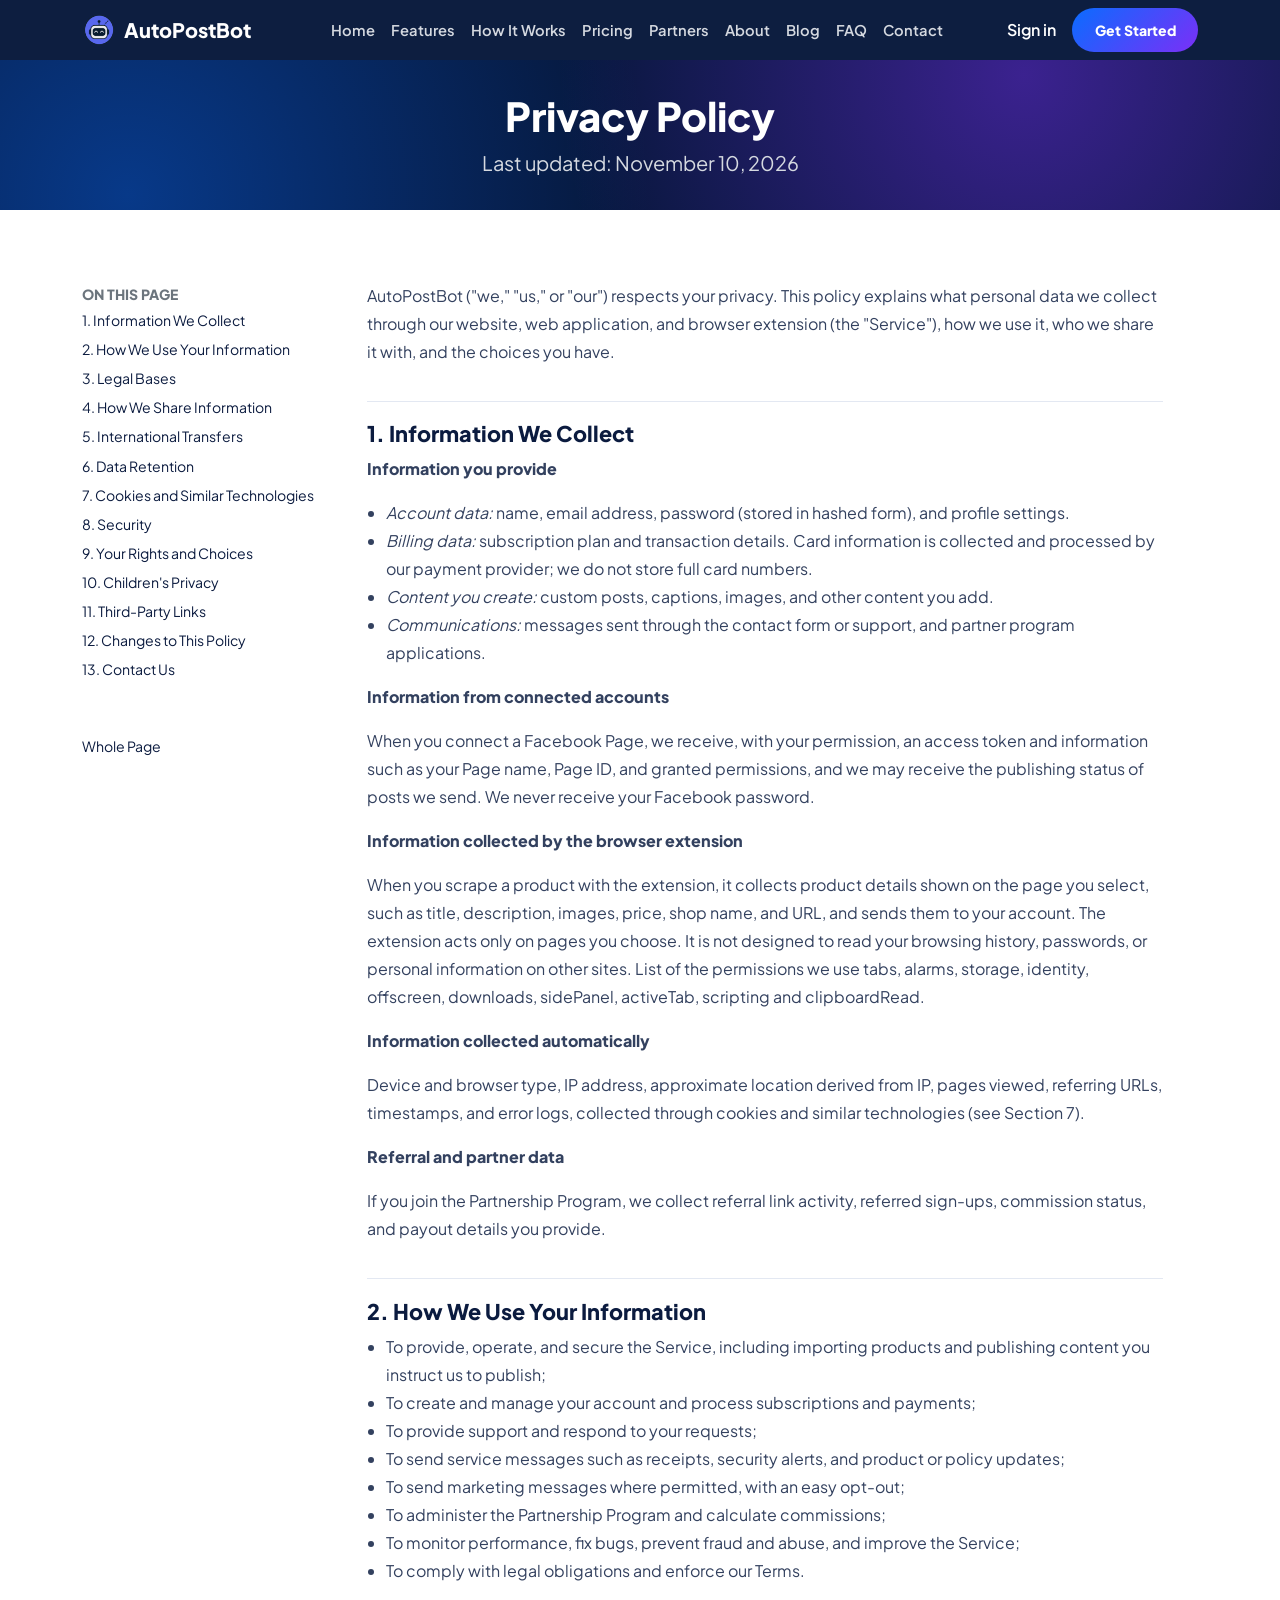
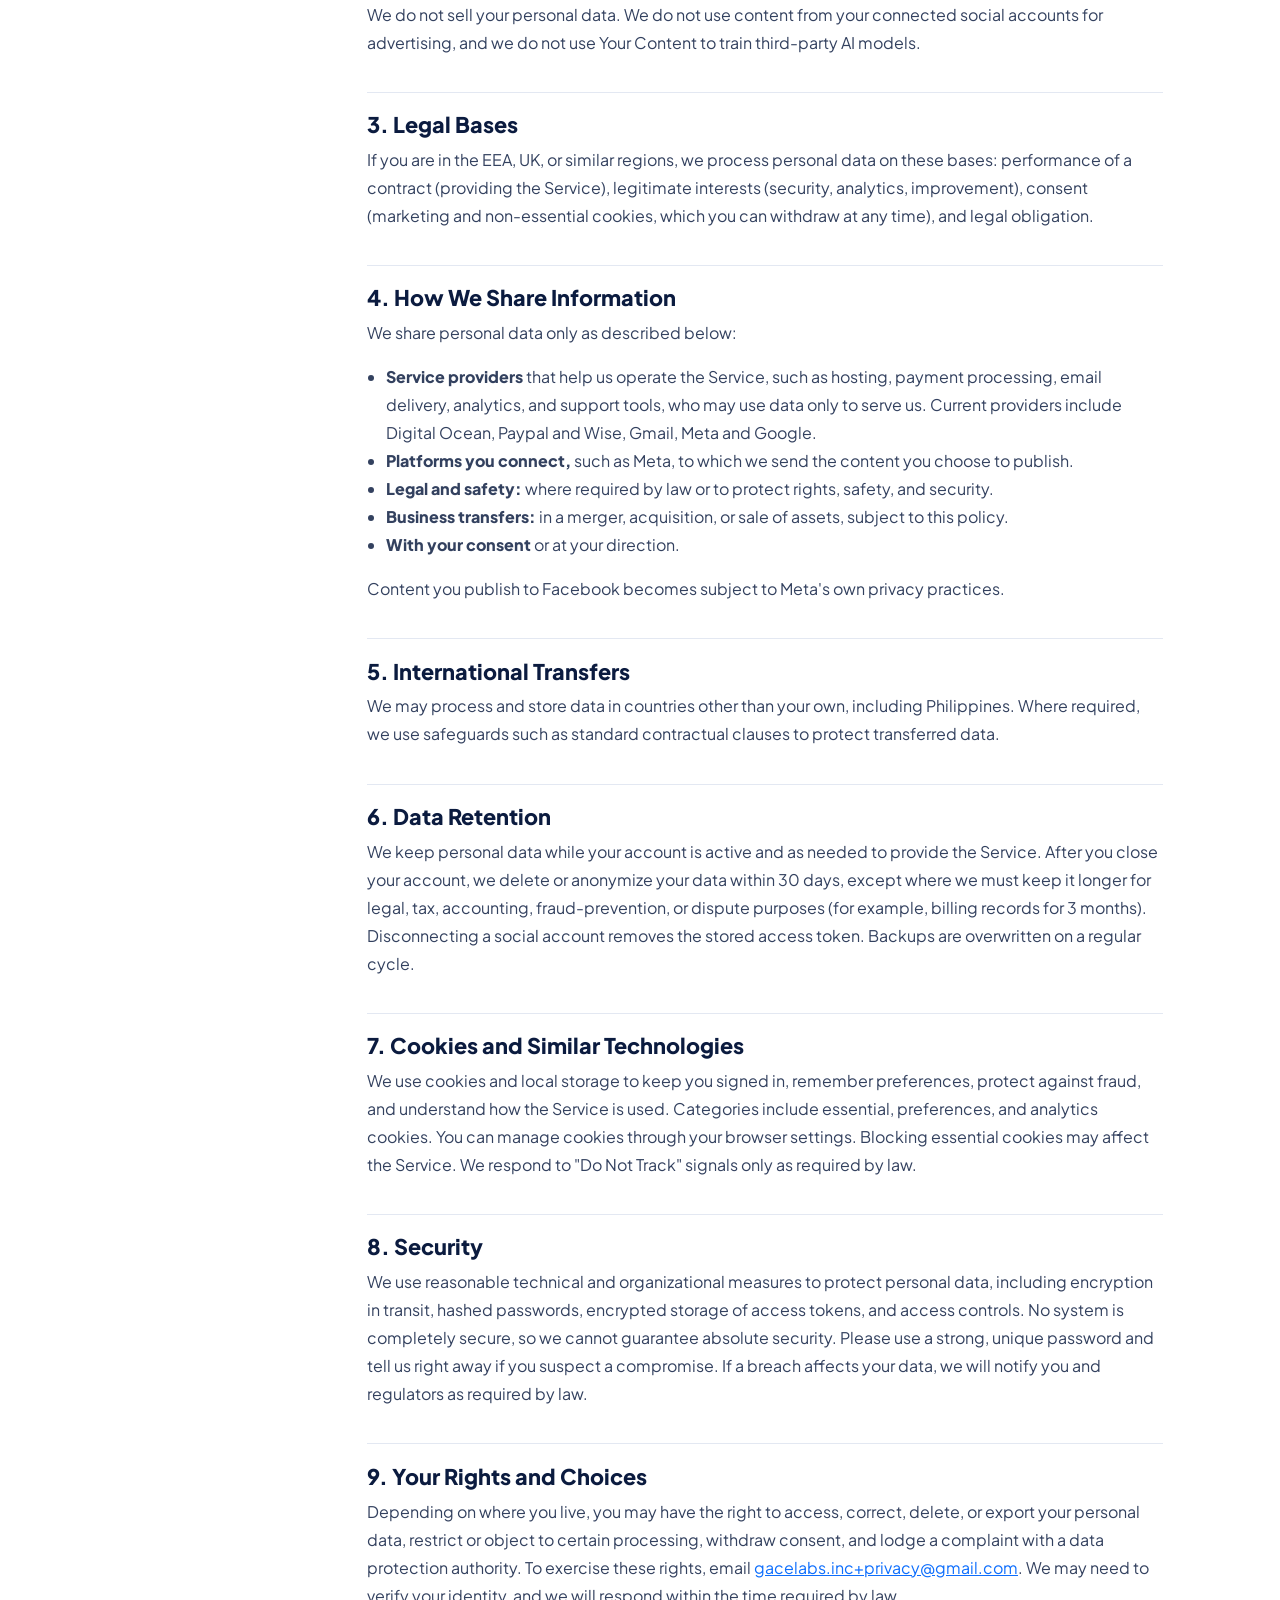
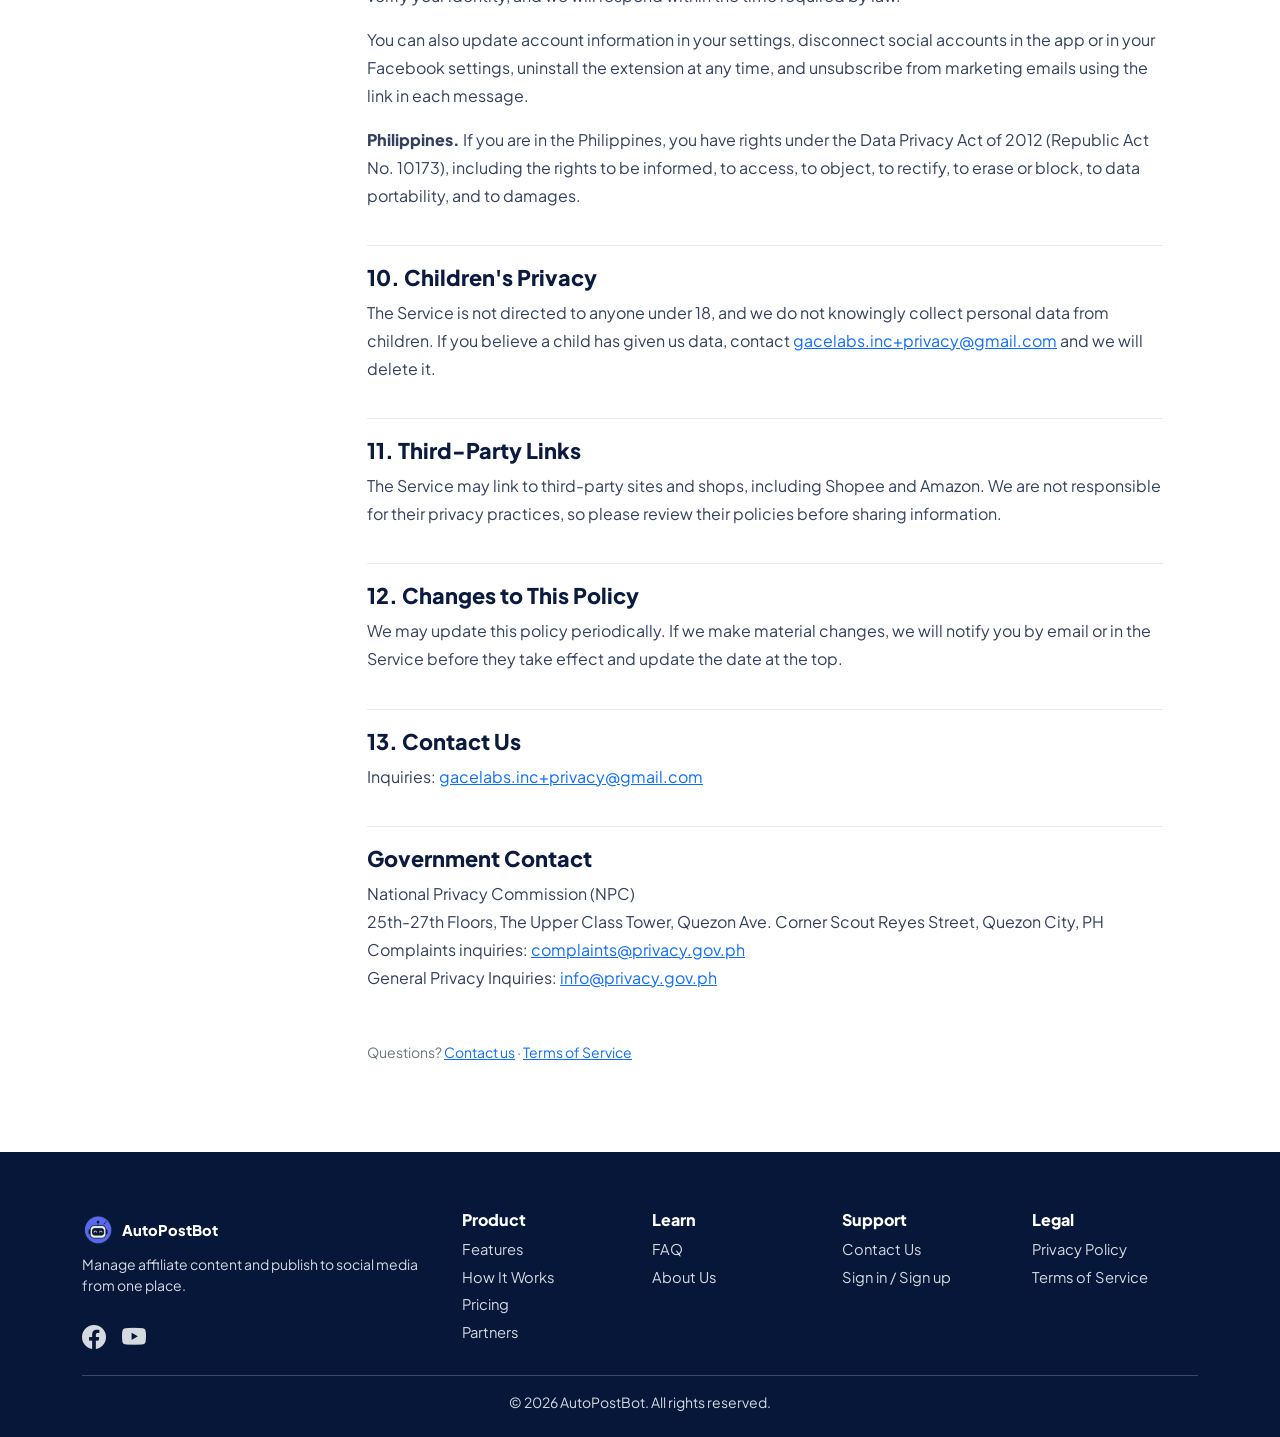
<file: privacy.html>
<!DOCTYPE html>
<html lang="en">

	<head>
		<meta charset="utf-8">
		<meta name="viewport" content="width=device-width, initial-scale=1">
		<title>Privacy Policy | AutoPostBot</title>
		<meta name="description" content="Last updated: [Month DD, YYYY]">
		<link rel="icon" href="assets/images/logo.png">
		<link href="assets/css/bootstrap.min.css" rel="stylesheet">
		<link href="assets/css/bootstrap-icons.min.css" rel="stylesheet">
		<link href="assets/css/fonts.css" rel="stylesheet">
		<link rel="stylesheet" href="assets/css/style.css">
	</head>

	<body>
		<nav class="navbar navbar-expand-lg fixed-top" aria-label="Main">
			<div class="container">
				<a class="navbar-brand brand text-white fw-bold d-flex align-items-center gap-2" href="/">
					<img src="assets/images/logo.png" alt="AutoPostBot logo">AutoPostBot
				</a>
				<button class="navbar-toggler border-0" data-bs-toggle="collapse" data-bs-target="#nv" aria-label="Toggle menu">
					<i class="bi bi-list text-white fs-2"></i>
				</button>
				<div class="navbar-collapse collapse text-center" id="nv">
					<ul class="navbar-nav mx-auto" id="menu">
						<li class="nav-item"><a class="nav-link" href="/#home">Home</a></li>
						<li class="nav-item"><a class="nav-link" href="/#features">Features</a></li>
						<li class="nav-item"><a class="nav-link" href="/#how">How It Works</a></li>
						<li class="nav-item"><a class="nav-link" href="/#pricing">Pricing</a></li>
						<li class="nav-item"><a class="nav-link" href="/#partners">Partners</a></li>
						<li class="nav-item"><a class="nav-link" href="/#about">About</a></li>
						<li class="nav-item"><a class="nav-link" href="/blog/">Blog</a></li>
						<li class="nav-item"><a class="nav-link" href="/#faq">FAQ</a></li>
						<li class="nav-item"><a class="nav-link" href="/#contact">Contact</a></li>
					</ul>
					<a href="/#authf" class="a-link text-white me-3 text-decoration-none fw-semibold">Sign in</a>
					<a href="/#pricing" class="a-link btn btn-grad btn-sm">Get Started</a>
				</div>
			</div>
		</nav>

		<main id="content">
			<header class="hero text-center">
				<div class="container">
					<h1 class="fw-bold">Privacy Policy</h1>
					<p class="lead mb-0">Last updated: November 10, 2026</p>
				</div>
			</header>
			<section class="s legal">
				<div class="container">
					<div class="row">
						<aside class="col-lg-3 d-none d-lg-block">
							<div class="toc position-sticky" style="top:96px">
								<b class="small text-uppercase text-secondary">On this page</b>
								<a class="a-link" href="#s0">1. Information We Collect</a>
								<a class="a-link" href="#s1">2. How We Use Your Information</a>
								<a class="a-link" href="#s2">3. Legal Bases</a>
								<a class="a-link" href="#s3">4. How We Share Information</a>
								<a class="a-link" href="#s4">5. International Transfers</a>
								<a class="a-link" href="#s5">6. Data Retention</a>
								<a class="a-link" href="#s6">7. Cookies and Similar Technologies</a>
								<a class="a-link" href="#s7">8. Security</a>
								<a class="a-link" href="#s8">9. Your Rights and Choices</a>
								<a class="a-link" href="#s9">10. Children's Privacy</a>
								<a class="a-link" href="#s10">11. Third-Party Links</a>
								<a class="a-link" href="#s11">12. Changes to This Policy</a>
								<a class="a-link" href="#s12">13. Contact Us</a>
								<br><br>
								<a href="">Whole Page</a>
							</div>
						</aside>
						<div class="col-lg-9" style="max-width:820px">
							<p>
								AutoPostBot ("we," "us," or "our") respects your
								privacy. This policy explains what personal data we collect through our website, web
								application, and browser extension (the "Service"), how we use it, who we share it with,
								and the choices you have.
							</p>
							<h2 id='s0'>1. Information We Collect</h2>
							<p><strong>Information you provide</strong></p>
							<ul>
								<li><em>Account data:</em> name, email address, password (stored in hashed form), and
									profile settings.</li>
								<li><em>Billing data:</em> subscription plan and transaction details. Card information
									is collected and processed by our payment provider; we do not store full card
									numbers.</li>
								<li><em>Content you create:</em> custom posts, captions, images, and other content you
									add.</li>
								<li><em>Communications:</em> messages sent through the contact form or support, and
									partner program applications.</li>
							</ul>
							<p><strong>Information from connected accounts</strong></p>
							<p>When you connect a Facebook Page, we receive, with your permission, an access token and
								information such as your Page name, Page ID, and granted permissions, and we may receive
								the publishing status of posts we send. We never receive your Facebook password.
							</p>
							<p><strong>Information collected by the browser extension</strong></p>
							<p>When you scrape a product with the extension, it collects product details shown on the
								page you select, such as title, description, images, price, shop name, and URL, and
								sends them to your account. The extension acts only on pages you choose. It is not
								designed to read your browsing history, passwords, or personal information on other
								sites. List of the permissions we use tabs, alarms, storage, identity, offscreen, downloads,
								sidePanel, activeTab, scripting and clipboardRead.
							</p>
							<p><strong>Information collected automatically</strong></p>
							<p>Device and browser type, IP address, approximate location derived from IP, pages viewed,
								referring URLs, timestamps, and error logs, collected through cookies and similar
								technologies (see Section 7).
							</p>
							<p><strong>Referral and partner data</strong></p>
							<p>If you join the Partnership Program, we collect referral link activity, referred
								sign-ups, commission status, and payout details you provide.
							</p>
							<h2 id='s1'>2. How We Use Your Information</h2>
							<ul>
								<li>To provide, operate, and secure the Service, including importing products and
									publishing content you instruct us to publish;</li>
								<li>To create and manage your account and process subscriptions and payments;</li>
								<li>To provide support and respond to your requests;</li>
								<li>To send service messages such as receipts, security alerts, and product or policy
									updates;</li>
								<li>To send marketing messages where permitted, with an easy opt-out;</li>
								<li>To administer the Partnership Program and calculate commissions;</li>
								<li>To monitor performance, fix bugs, prevent fraud and abuse, and improve the Service;
								</li>
								<li>To comply with legal obligations and enforce our Terms.</li>
							</ul>
							<p>We do not sell your personal data. We do not use content from your connected social
								accounts for advertising, and we do not use Your Content to train third-party AI models.
							</p>
							<h2 id='s2'>3. Legal Bases</h2>
							<p>If you are in the EEA, UK, or similar regions, we process personal data on these bases:
								performance of a contract (providing the Service), legitimate interests (security,
								analytics, improvement), consent (marketing and non-essential cookies, which you can
								withdraw at any time), and legal obligation.
							</p>
							<h2 id='s3'>4. How We Share Information</h2>
							<p>We share personal data only as described below:</p>
							<ul>
								<li><strong>Service providers</strong> that help us operate the Service, such as
									hosting, payment processing, email delivery, analytics, and support tools, who may
									use data only to serve us. Current providers include Digital Ocean, Paypal and Wise, Gmail, Meta
									and Google.</li>
								<li><strong>Platforms you connect,</strong> such as Meta, to which we send the content
									you choose to publish.</li>
								<li><strong>Legal and safety:</strong> where required by law or to protect rights,
									safety, and security.</li>
								<li><strong>Business transfers:</strong> in a merger, acquisition, or sale of assets,
									subject to this policy.</li>
								<li><strong>With your consent</strong> or at your direction.</li>
							</ul>
							<p>
								Content you publish to Facebook becomes subject to Meta's own privacy practices.
							</p>
							<h2 id='s4'>5. International Transfers</h2>
							<p>We may process and store data in countries other than your own, including Philippines. Where
								required, we use safeguards such as standard
								contractual clauses to protect transferred data.
							</p>
							<h2 id='s5'>6. Data Retention</h2>
							<p>
								We keep personal data while your account is active and as needed to provide the Service.
								After you close your account, we delete or anonymize your data within 30 days, except where we must
								keep it longer for legal, tax, accounting, fraud-prevention, or dispute purposes (for example,
								billing records for 3 months). Disconnecting a social account removes the stored access token.
								Backups are overwritten on a regular cycle.
							</p>
							<h2 id='s6'>7. Cookies and Similar Technologies</h2>
							<p>
								We use cookies and local storage to keep you signed in, remember preferences, protect
								against fraud, and understand how the Service is used. Categories include essential,
								preferences, and analytics cookies. You can manage cookies through your browser settings. Blocking essential cookies may affect the Service. We respond to "Do Not Track" signals only as required by law.
							</p>
							<h2 id='s7'>8. Security</h2>
							<p>
								We use reasonable technical and organizational measures to protect personal data,
								including encryption in transit, hashed passwords, encrypted storage of access tokens,
								and access controls. No system is completely secure, so we cannot guarantee absolute
								security. Please use a strong, unique password and tell us right away if you suspect a
								compromise. If a breach affects your data, we will notify you and regulators as required
								by law.
							</p>
							<h2 id='s8'>9. Your Rights and Choices</h2>
							<p>
								Depending on where you live, you may have the right to access, correct, delete, or export
								your personal data, restrict or object to certain processing, withdraw consent, and
								lodge a complaint with a data protection authority. To exercise these rights, email
								<a class="ghost">gacelabs.inc+privacy@gmail.com</a>. We may need to verify your identity, and we will respond within the time required by law.
							</p>
							<p>
								You can also update account information in your settings, disconnect social accounts in
								the app or in your Facebook settings, uninstall the extension at any time, and
								unsubscribe from marketing emails using the link in each message.
							</p>
							<p>
								<strong>Philippines.</strong> If you are in the Philippines, you have rights under the
								Data Privacy Act of 2012 (Republic Act No. 10173), including the rights to be informed,
								to access, to object, to rectify, to erase or block, to data portability, and to
								damages.
							</p>
							<!-- <p><strong>California.</strong> California residents have rights under the CCPA/CPRA to
								know, delete, correct, and opt out of the sale or sharing of personal information. We do
								not sell or share personal information for cross-context behavioral advertising, and we
								will not discriminate against you for exercising your rights.
							</p> -->
							<h2 id='s9'>10. Children's Privacy</h2>
							<p>
								The Service is not directed to anyone under 18, and we do not knowingly collect personal
								data from children. If you believe a child has given us data, contact <a class="ghost">gacelabs.inc+privacy@gmail.com</a> and we will delete it.
							</p>
							<h2 id='s10'>11. Third-Party Links</h2>
							<p>The Service may link to third-party sites and shops, including Shopee and Amazon. We are
								not responsible for their privacy practices, so please review their policies before
								sharing information.
							</p>
							<h2 id='s11'>12. Changes to This Policy</h2>
							<p>
								We may update this policy periodically. If we make material changes, we will notify you
								by email or in the Service before they take effect and update the date at the top.
							</p>
							<h2 id='s12'>13. Contact Us</h2>
							<p>
								Inquiries: <a class="ghost">gacelabs.inc+privacy@gmail.com</a>
							</p>
							<h2>Government Contact</h2>
							<p>
								National Privacy Commission (NPC)<br>
								25th-27th Floors, The Upper Class Tower, Quezon Ave. Corner Scout Reyes Street, Quezon City, PH<br>
								Complaints inquiries: <a class="ghost">complaints@privacy.gov.ph</a><br>
								General Privacy Inquiries: <a class="ghost">info@privacy.gov.ph</a>
							</p>
							<p class="mt-5 small text-secondary">
								Questions? <a href="/#contact">Contact us</a> · <a href="/terms.html">Terms of Service</a>
							</p>
						</div>
					</div>
				</div>
			</section>
		</main>

		<footer>
			<div class="container">
				<div class="row g-4">
					<div class="col-lg-4">
						<a class="d-flex align-items-center gap-2 text-white fw-bold mb-2 a-link" href="#home">
							<img src="assets/images/logo.png" width="32" class="rounded-circle" alt="">
							AutoPostBot
						</a>
						<p class="small">
							Manage affiliate content and publish to social media from one place.
						</p>
						<div class="fs-4 d-flex gap-3">
							<a href="#" aria-label="Facebook">
								<i class="bi bi-facebook" style="font-size: 1.5rem;"></i>
							</a>
							<a href="#" aria-label="YouTube">
								<i class="bi bi-youtube" style="font-size: 1.5rem;"></i>
							</a>
							<!-- <a href="#" aria-label="Instagram">
								<i class="bi bi-instagram"></i>
							</a> -->
						</div>
					</div>
					<div class="col-6 col-lg-2">
						<b class="text-white">Product</b>
						<a href="/#features">Features</a>
						<a href="/#how">How It Works</a>
						<a href="/#pricing">Pricing</a>
						<a href="/#partners">Partners</a>
					</div>
					<div class="col-6 col-lg-2">
						<b class="text-white">Learn</b>
						<!-- <a href="/#blog">Blog &amp; Tutorials</a> -->
						<a href="/#faq">FAQ</a>
						<a href="/#about">About Us</a>
					</div>
					<div class="col-6 col-lg-2">
						<b class="text-white">Support</b>
						<a href="/#contact">Contact Us</a>
						<a href="/#authf">Sign in / Sign up</a>
					</div>
					<div class="col-6 col-lg-2">
						<b class="text-white">Legal</b>
						<a href="/privacy.html">Privacy Policy</a>
						<a href="/terms.html">Terms of Service</a>
					</div>
				</div>
				<hr>
				<p class="small text-center mb-0">
					© <span id="yr"></span> AutoPostBot. All rights reserved.
				</p>
			</div>
		</footer>

		<script src="assets/js/jquery-3.7.1.min.js"></script>
		<script src="assets/js/bootstrap.bundle.min.js"></script>
		<script src="/assets/js/default.js"></script>
		<script>$(function () { $("#yr").text(new Date().getFullYear()) })</script>
	</body>

</html>
</file>
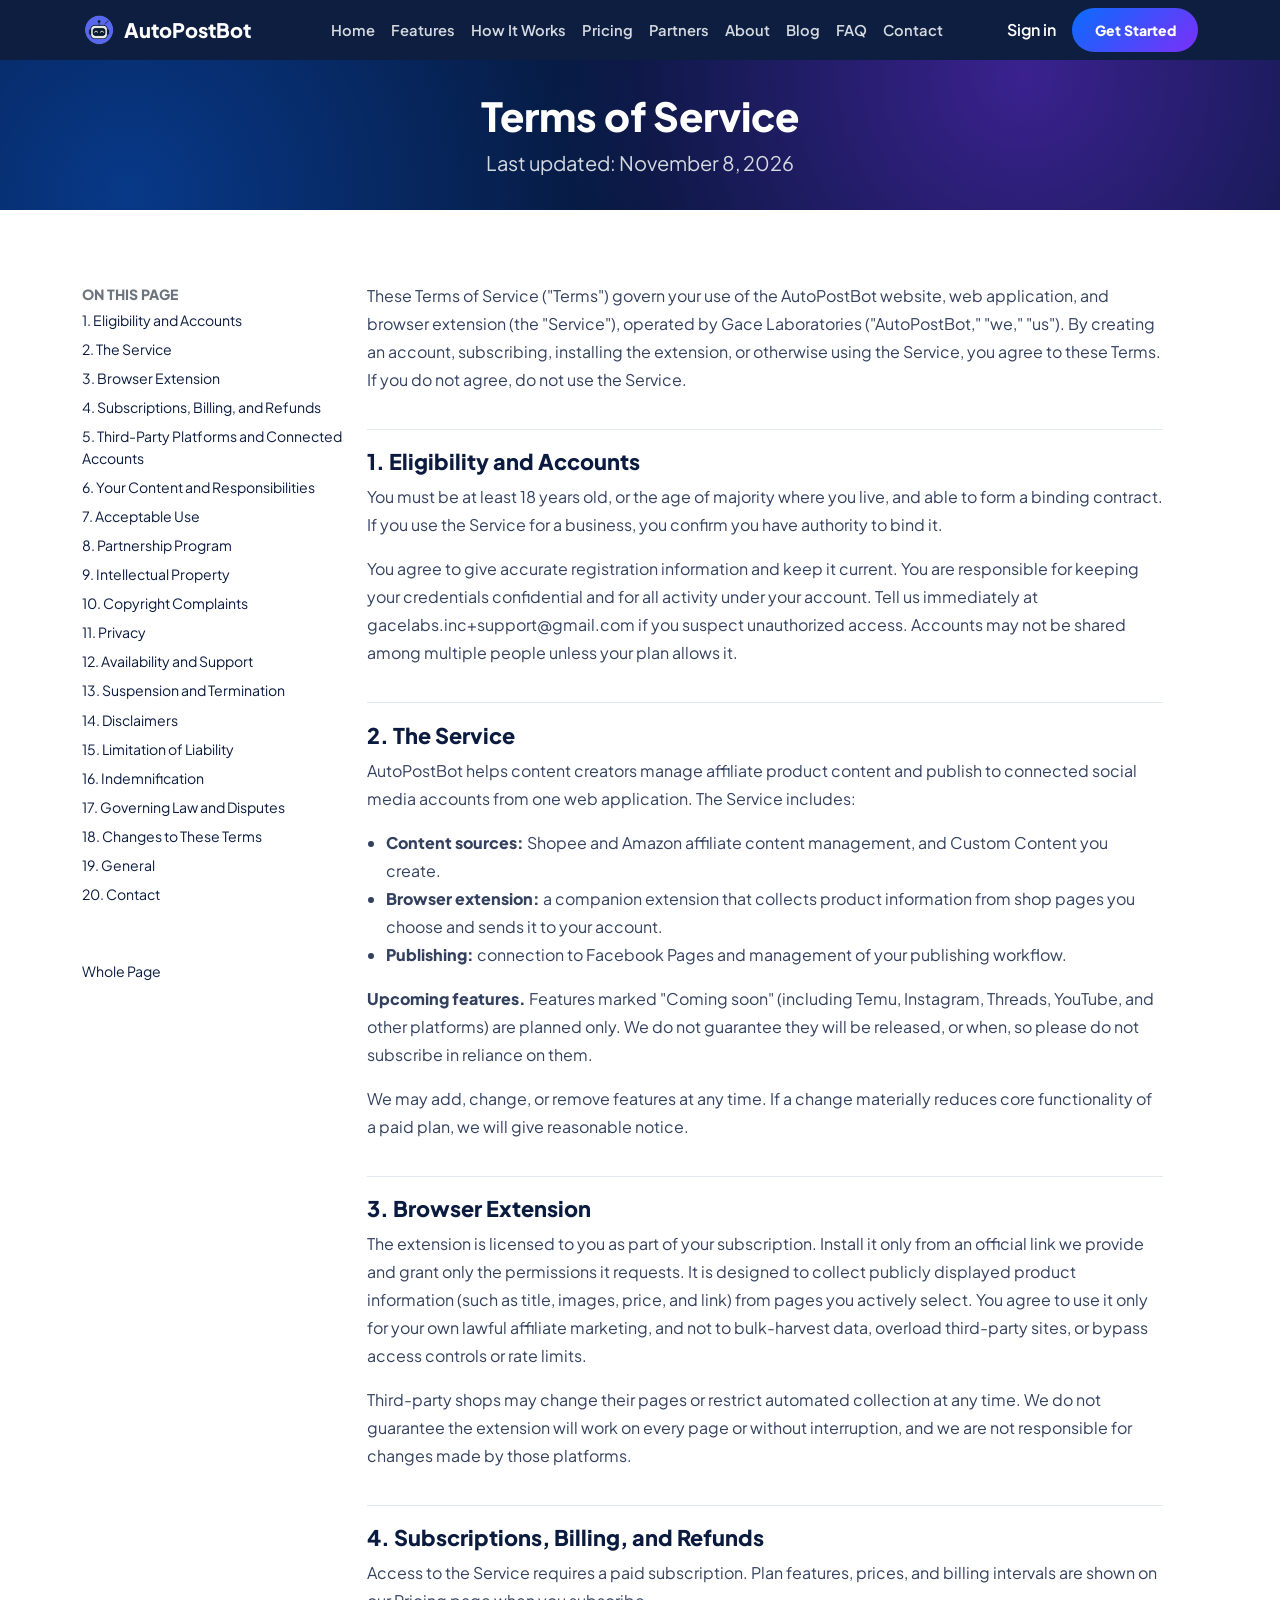
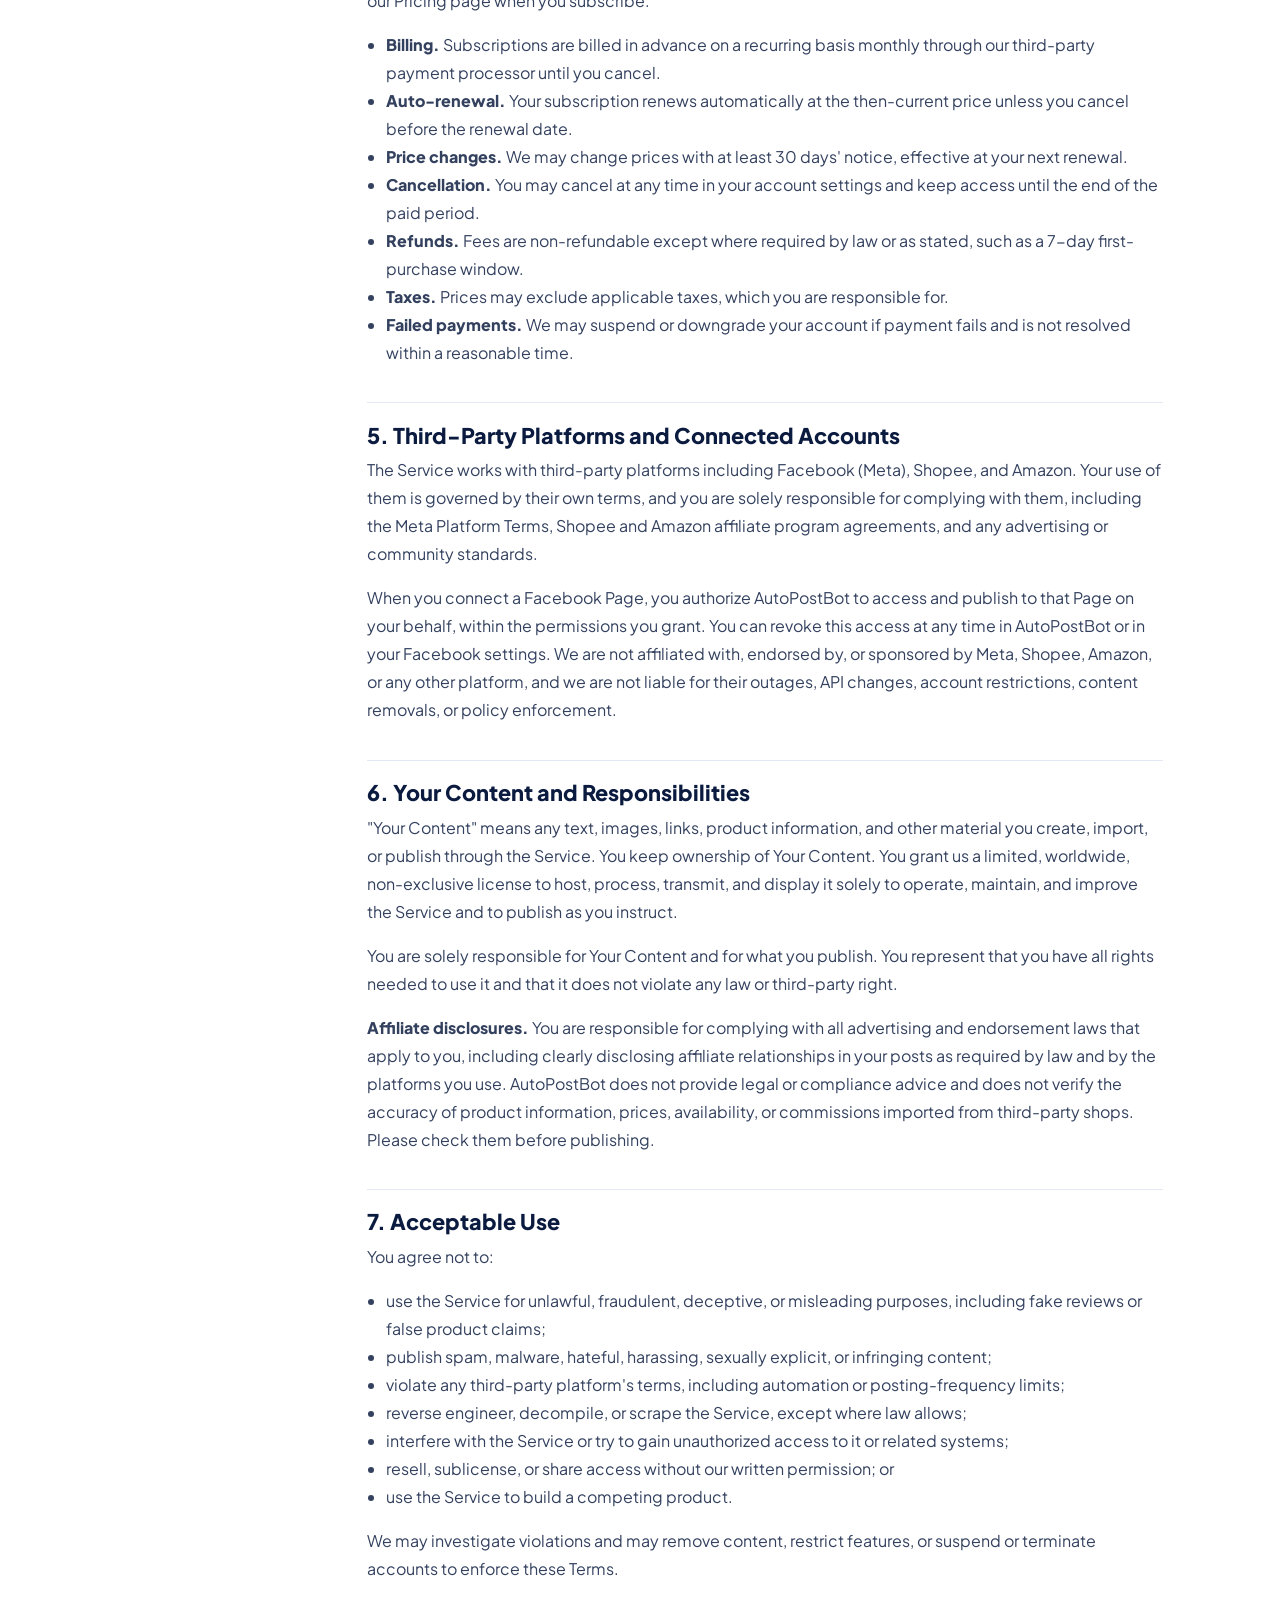
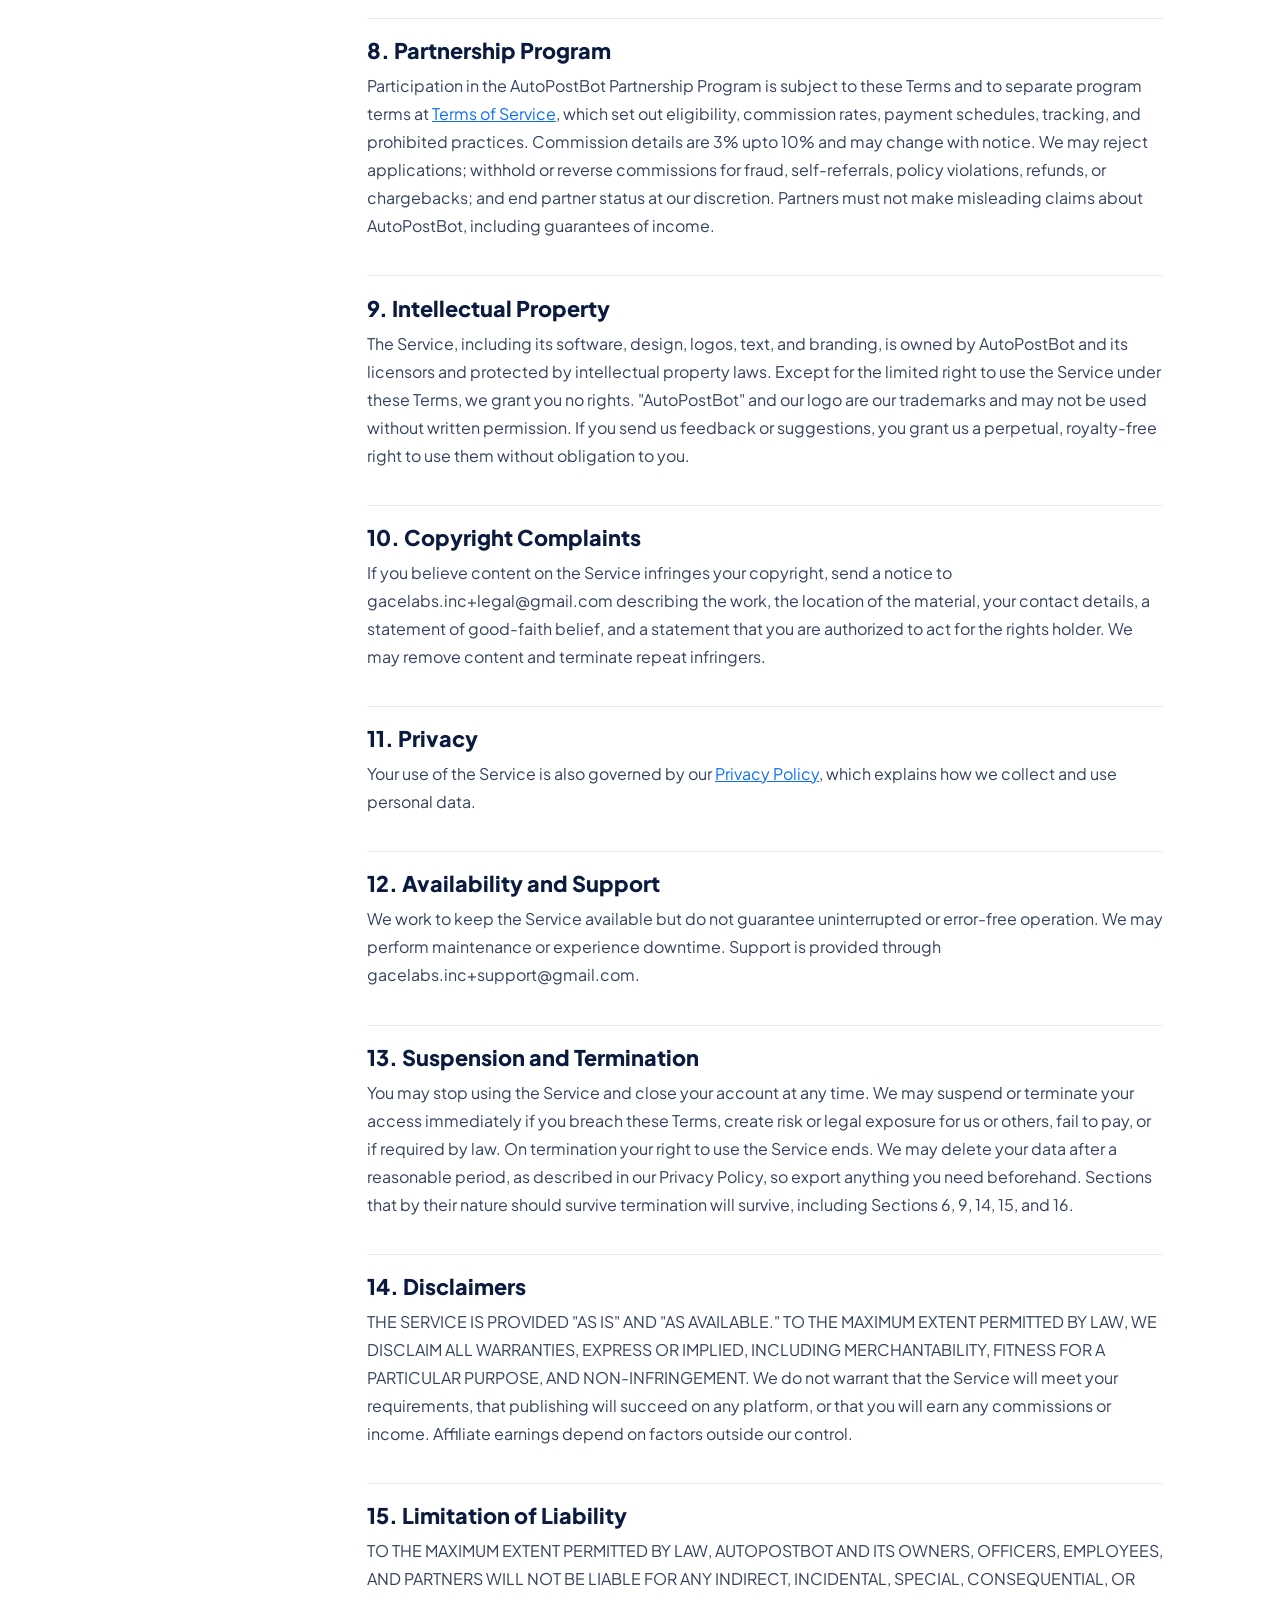
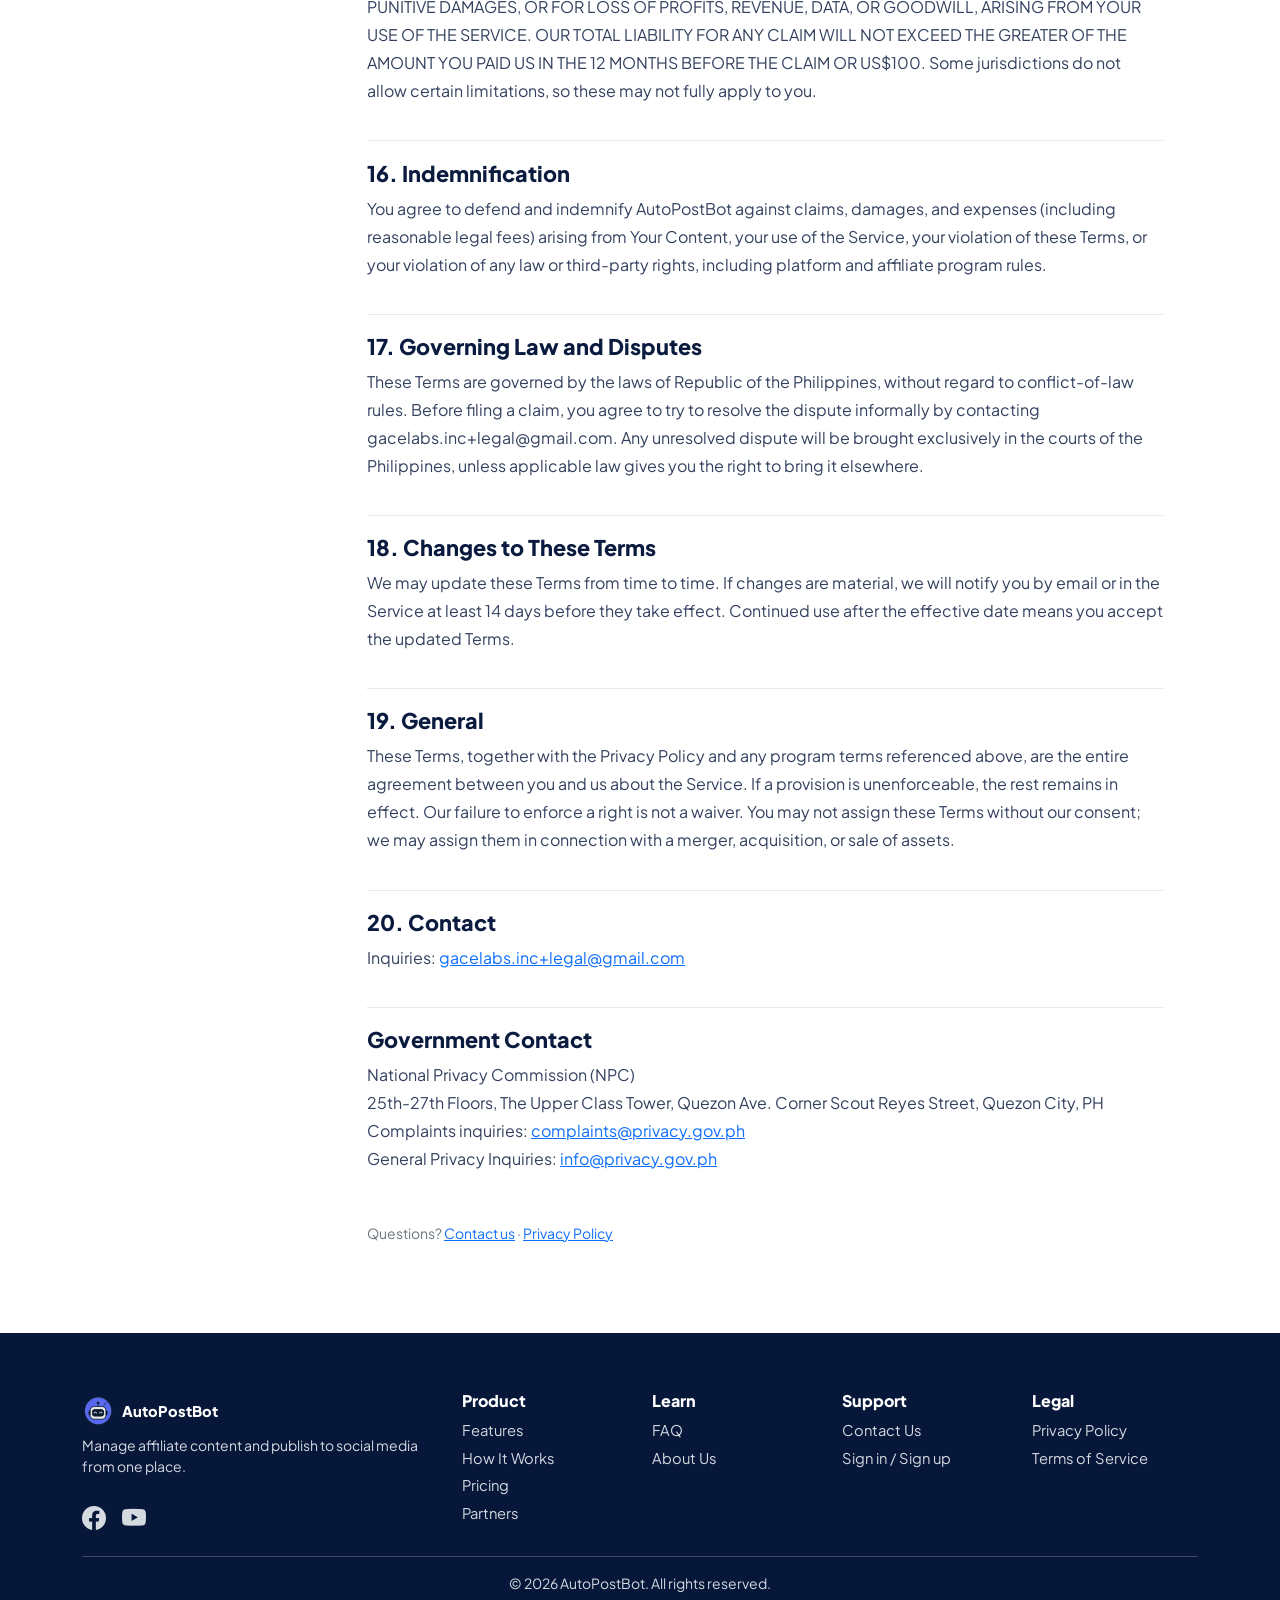
<file: terms.html>
<!DOCTYPE html>
<html lang="en">

	<head>
		<meta charset="utf-8">
		<meta name="viewport" content="width=device-width, initial-scale=1">
		<title>Terms of Service | AutoPostBot</title>
		<meta name="description" content="Last updated: [Month DD, YYYY]">
		<link rel="icon" href="assets/images/logo.png">
		<link href="assets/css/bootstrap.min.css" rel="stylesheet">
		<link href="assets/css/bootstrap-icons.min.css" rel="stylesheet">
		<link href="assets/css/fonts.css" rel="stylesheet">
		<link rel="stylesheet" href="assets/css/style.css">
	</head>

	<body>
		<nav class="navbar navbar-expand-lg fixed-top" aria-label="Main">
			<div class="container">
				<a class="navbar-brand brand text-white fw-bold d-flex align-items-center gap-2" href="/">
					<img src="assets/images/logo.png" alt="AutoPostBot logo">AutoPostBot
				</a>
				<button class="navbar-toggler border-0" data-bs-toggle="collapse" data-bs-target="#nv" aria-label="Toggle menu">
					<i class="bi bi-list text-white fs-2"></i>
				</button>
				<div class="navbar-collapse collapse text-center" id="nv">
					<ul class="navbar-nav mx-auto" id="menu">
						<li class="nav-item"><a class="nav-link" href="/#home">Home</a></li>
						<li class="nav-item"><a class="nav-link" href="/#features">Features</a></li>
						<li class="nav-item"><a class="nav-link" href="/#how">How It Works</a></li>
						<li class="nav-item"><a class="nav-link" href="/#pricing">Pricing</a></li>
						<li class="nav-item"><a class="nav-link" href="/#partners">Partners</a></li>
						<li class="nav-item"><a class="nav-link" href="/#about">About</a></li>
						<li class="nav-item"><a class="nav-link" href="/blog/">Blog</a></li>
						<li class="nav-item"><a class="nav-link" href="/#faq">FAQ</a></li>
						<li class="nav-item"><a class="nav-link" href="/#contact">Contact</a></li>
					</ul>
					<a href="/#authf" class="a-link text-white me-3 text-decoration-none fw-semibold">Sign in</a>
					<a href="/#pricing" class="a-link btn btn-grad btn-sm">Get Started</a>
				</div>
			</div>
		</nav>

		<main id="content">
			<header class="hero text-center">
				<div class="container">
					<h1 class="fw-bold">Terms of Service</h1>
					<p class="lead mb-0">Last updated: November 8, 2026</p>
				</div>
			</header>
			<section class="s legal">
				<div class="container">
					<div class="row">
						<aside class="col-lg-3 d-none d-lg-block">
							<div class="toc position-sticky" style="top:96px">
								<b class="small text-uppercase text-secondary">On this page</b>
								<a class="a-link" href="#s0">1. Eligibility and Accounts</a>
								<a class="a-link" href="#s1">2. The Service</a>
								<a class="a-link" href="#s2">3. Browser Extension</a>
								<a class="a-link" href="#s3">4. Subscriptions, Billing, and Refunds</a>
								<a class="a-link" href="#s4">5. Third-Party Platforms and Connected Accounts</a>
								<a class="a-link" href="#s5">6. Your Content and Responsibilities</a>
								<a class="a-link" href="#s6">7. Acceptable Use</a>
								<a class="a-link" href="#s7">8. Partnership Program</a>
								<a class="a-link" href="#s8">9. Intellectual Property</a>
								<a class="a-link" href="#s9">10. Copyright Complaints</a>
								<a class="a-link" href="#s10">11. Privacy</a>
								<a class="a-link" href="#s11">12. Availability and Support</a>
								<a class="a-link" href="#s12">13. Suspension and Termination</a>
								<a class="a-link" href="#s13">14. Disclaimers</a>
								<a class="a-link" href="#s14">15. Limitation of Liability</a>
								<a class="a-link" href="#s15">16. Indemnification</a>
								<a class="a-link" href="#s16">17. Governing Law and Disputes</a>
								<a class="a-link" href="#s17">18. Changes to These Terms</a>
								<a class="a-link" href="#s18">19. General</a>
								<a class="a-link" href="#s19">20. Contact</a>
								<br><br>
								<a href="">Whole Page</a>
							</div>
						</aside>
						<div class="col-lg-9" style="max-width:820px">
							<p>
								These Terms of Service ("Terms") govern your use of the AutoPostBot website, web
								application, and browser extension (the "Service"), operated by Gace Laboratories ("AutoPostBot," "we," "us"). By creating an account, subscribing, installing the extension, or otherwise using the Service, you agree to these Terms. If you do not agree, do not use the Service.
							</p>
							<h2 id='s0'>1. Eligibility and Accounts</h2>
							<p>
								You must be at least 18 years old, or the age of majority where you live, and able to
								form a binding contract. If you use the Service for a business, you confirm you have
								authority to bind it.
							</p>
							<p>
								You agree to give accurate registration information and keep it current. You are
								responsible for keeping your credentials confidential and for all activity under your
								account. Tell us immediately at gacelabs.inc+support@gmail.com if you suspect
								unauthorized access. Accounts may not be shared among multiple people unless your plan
								allows it.
							</p>
							<h2 id='s1'>2. The Service</h2>
							<p>
								AutoPostBot helps content creators manage affiliate product content and publish to
								connected social media accounts from one web application. The Service includes:
							</p>
							<ul>
								<li>
									<strong>Content sources:</strong> Shopee and Amazon affiliate content management,
									and Custom Content you create.
								</li>
								<li>
									<strong>Browser extension:</strong> a companion extension that collects product
									information from shop pages you choose and sends it to your account.
								</li>
								<li>
									<strong>Publishing:</strong> connection to Facebook Pages and management of your
									publishing workflow.
								</li>
							</ul>
							<p>
								<strong>Upcoming features.</strong> Features marked "Coming soon" (including Temu,
								Instagram, Threads, YouTube, and other platforms) are planned only. We do not guarantee
								they will be released, or when, so please do not subscribe in reliance on them.
							</p>
							<p>
								We may add, change, or remove features at any time. If a change materially reduces core
								functionality of a paid plan, we will give reasonable notice.
							</p>
							<h2 id='s2'>3. Browser Extension</h2>
							<p>
								The extension is licensed to you as part of your subscription. Install it only from an
								official link we provide and grant only the permissions it requests. It is designed to
								collect publicly displayed product information (such as title, images, price, and link)
								from pages you actively select. You agree to use it only for your own lawful affiliate
								marketing, and not to bulk-harvest data, overload third-party sites, or bypass access
								controls or rate limits.
							</p>
							<p>
								Third-party shops may change their pages or restrict automated collection at any time. We
								do not guarantee the extension will work on every page or without interruption, and we
								are not responsible for changes made by those platforms.
							</p>
							<h2 id='s3'>4. Subscriptions, Billing, and Refunds</h2>
							<p>Access to the Service requires a paid subscription. Plan features, prices, and billing
								intervals are shown on our Pricing page when you subscribe.</p>
							<ul>
								<li>
									<strong>Billing.</strong> Subscriptions are billed in advance on a recurring basis
									monthly through our third-party payment processor until you cancel.
								</li>
								<li>
									<strong>Auto-renewal.</strong> Your subscription renews automatically at the
									then-current price unless you cancel before the renewal date.
								</li>
								<li>
									<strong>Price changes.</strong> We may change prices with at least 30 days' notice, effective at your next renewal.
									</li>
								<li>
									<strong>Cancellation.</strong> You may cancel at any time in your account settings
									and keep access until the end of the paid period.
								</li>
								<li>
									<strong>Refunds.</strong> Fees are non-refundable except where required by law or as stated, such as a 7-day first-purchase window.
								</li>
								<li>
									<strong>Taxes.</strong> Prices may exclude applicable taxes, which you are
									responsible for.
								</li>
								<li>
									<strong>Failed payments.</strong> We may suspend or downgrade your account if
									payment fails and is not resolved within a reasonable time.</li>
							</ul>
							<h2 id='s4'>5. Third-Party Platforms and Connected Accounts</h2>
							<p>
								The Service works with third-party platforms including Facebook (Meta), Shopee, and
								Amazon. Your use of them is governed by their own terms, and you are solely responsible
								for complying with them, including the Meta Platform Terms, Shopee and Amazon affiliate
								program agreements, and any advertising or community standards.
							</p>
							<p>
								When you connect a Facebook Page, you authorize AutoPostBot to access and publish to that
								Page on your behalf, within the permissions you grant. You can revoke this access at any
								time in AutoPostBot or in your Facebook settings. We are not affiliated with, endorsed
								by, or sponsored by Meta, Shopee, Amazon, or any other platform, and we are not liable
								for their outages, API changes, account restrictions, content removals, or policy
								enforcement.
							</p>
							<h2 id='s5'>6. Your Content and Responsibilities</h2>
							<p>
								"Your Content" means any text, images, links, product information, and other material you
								create, import, or publish through the Service. You keep ownership of Your Content. You
								grant us a limited, worldwide, non-exclusive license to host, process, transmit, and
								display it solely to operate, maintain, and improve the Service and to publish as you
								instruct.
							</p>
							<p>
								You are solely responsible for Your Content and for what you publish. You represent that
								you have all rights needed to use it and that it does not violate any law or third-party
								right.
							</p>
							<p>
								<strong>Affiliate disclosures.</strong> You are responsible for complying with all
								advertising and endorsement laws that apply to you, including clearly disclosing
								affiliate relationships in your posts as required by law and by the platforms you use.
								AutoPostBot does not provide legal or compliance advice and does not verify the accuracy
								of product information, prices, availability, or commissions imported from third-party
								shops. Please check them before publishing.
							</p>
							<h2 id='s6'>7. Acceptable Use</h2>
							<p>You agree not to:</p>
							<ul>
								<li>
									use the Service for unlawful, fraudulent, deceptive, or misleading purposes,
									including fake reviews or false product claims;
								</li>
								<li>
									publish spam, malware, hateful, harassing, sexually explicit, or infringing content;
								</li>
								<li>
									violate any third-party platform's terms, including automation or posting-frequency
									limits;
								</li>
								<li>
									reverse engineer, decompile, or scrape the Service, except where law allows;
								</li>
								<li>
									interfere with the Service or try to gain unauthorized access to it or related
									systems;
								</li>
								<li>
									resell, sublicense, or share access without our written permission; or
								</li>
								<li>
									use the Service to build a competing product.</li>
							</ul>
							<p>
								We may investigate violations and may remove content, restrict features, or suspend or
								terminate accounts to enforce these Terms.
							</p>
							<h2 id='s7'>8. Partnership Program</h2>
							<p>
								Participation in the AutoPostBot Partnership Program is subject to these Terms and to
								separate program terms at <a class="ghost" href="/privacy.html">Terms of Service</a>, which
								set out eligibility, commission rates, payment schedules, tracking, and prohibited
								practices. Commission details are 3% upto 10% and may change with notice. We may reject applications; withhold or reverse commissions for fraud, self-referrals, policy violations, refunds, or chargebacks; and end partner status at our discretion. Partners must not make misleading claims about AutoPostBot, including guarantees of income.
							</p>
							<h2 id='s8'>9. Intellectual Property</h2>
							<p>
								The Service, including its software, design, logos, text, and branding, is owned by
								AutoPostBot and its licensors and protected by intellectual property laws. Except for
								the limited right to use the Service under these Terms, we grant you no rights.
								"AutoPostBot" and our logo are our trademarks and may not be used without written
								permission. If you send us feedback or suggestions, you grant us a perpetual,
								royalty-free right to use them without obligation to you.
							</p>
							<h2 id='s9'>10. Copyright Complaints</h2>
							<p>
								If you believe content on the Service infringes your copyright, send a notice to gacelabs.inc+legal@gmail.com describing the work, the location of the
								material, your contact details, a statement of good-faith belief, and a statement that
								you are authorized to act for the rights holder. We may remove content and terminate
								repeat infringers.
							</p>
							<h2 id='s10'>11. Privacy</h2>
							<p>
								Your use of the Service is also governed by our <a href="privacy.html">Privacy Policy</a>, which explains how we collect and use personal data.
							</p>
							<h2 id='s11'>12. Availability and Support</h2>
							<p>
								We work to keep the Service available but do not guarantee uninterrupted or error-free
								operation. We may perform maintenance or experience downtime. Support is provided
								through gacelabs.inc+support@gmail.com<!--  during 24 hours -->.
							</p>
							<h2 id='s12'>13. Suspension and Termination</h2>
							<p>
								You may stop using the Service and close your account at any time. We may suspend or
								terminate your access immediately if you breach these Terms, create risk or legal
								exposure for us or others, fail to pay, or if required by law. On termination your right
								to use the Service ends. We may delete your data after a reasonable period, as described
								in our Privacy Policy, so export anything you need beforehand. Sections that by their
								nature should survive termination will survive, including Sections 6, 9, 14, 15, and 16.
							</p>
							<h2 id='s13'>14. Disclaimers</h2>
							<p>THE SERVICE IS PROVIDED "AS IS" AND "AS AVAILABLE." TO THE MAXIMUM EXTENT PERMITTED BY
								LAW, WE DISCLAIM ALL WARRANTIES, EXPRESS OR IMPLIED, INCLUDING MERCHANTABILITY, FITNESS
								FOR A PARTICULAR PURPOSE, AND NON-INFRINGEMENT. We do not warrant that the Service will
								meet your requirements, that publishing will succeed on any platform, or that you will
								earn any commissions or income. Affiliate earnings depend on factors outside our
								control.</p>
							<h2 id='s14'>15. Limitation of Liability</h2>
							<p>
								TO THE MAXIMUM EXTENT PERMITTED BY LAW, AUTOPOSTBOT AND ITS OWNERS, OFFICERS, EMPLOYEES,
								AND PARTNERS WILL NOT BE LIABLE FOR ANY INDIRECT, INCIDENTAL, SPECIAL, CONSEQUENTIAL, OR
								PUNITIVE DAMAGES, OR FOR LOSS OF PROFITS, REVENUE, DATA, OR GOODWILL, ARISING FROM YOUR
								USE OF THE SERVICE. OUR TOTAL LIABILITY FOR ANY CLAIM WILL NOT EXCEED THE GREATER OF THE
								AMOUNT YOU PAID US IN THE 12 MONTHS BEFORE THE CLAIM OR US$100. Some jurisdictions do not allow certain limitations, so these may not fully apply to you.
							</p>
							<h2 id='s15'>16. Indemnification</h2>
							<p>You agree to defend and indemnify AutoPostBot against claims, damages, and expenses
								(including reasonable legal fees) arising from Your Content, your use of the Service,
								your violation of these Terms, or your violation of any law or third-party rights,
								including platform and affiliate program rules.</p>
							<h2 id='s16'>17. Governing Law and Disputes</h2>
							<p>
								These Terms are governed by the laws of Republic of the Philippines, without
								regard to conflict-of-law rules. Before filing a claim, you agree to try to resolve the
								dispute informally by contacting gacelabs.inc+legal@gmail.com. Any unresolved
								dispute will be brought exclusively in the courts of the Philippines, unless applicable law gives you the right to bring it elsewhere.
							</p>
							<h2 id='s17'>18. Changes to These Terms</h2>
							<p>We may update these Terms from time to time. If changes are material, we will notify you
								by email or in the Service at least 14 days before they take effect. Continued use after the effective date means you accept the updated Terms.</p>
							<h2 id='s18'>19. General</h2>
							<p>These Terms, together with the Privacy Policy and any program terms referenced above, are
								the entire agreement between you and us about the Service. If a provision is
								unenforceable, the rest remains in effect. Our failure to enforce a right is not a
								waiver. You may not assign these Terms without our consent; we may assign them in
								connection with a merger, acquisition, or sale of assets.</p>
							<h2 id='s19'>20. Contact</h2>
							<p>
								Inquiries: <a class="ghost">gacelabs.inc+legal@gmail.com</a>
							</p>
							<h2>Government Contact</h2>
							<p>
								National Privacy Commission (NPC)<br>
								25th-27th Floors, The Upper Class Tower, Quezon Ave. Corner Scout Reyes Street, Quezon City, PH<br>
								Complaints inquiries: <a class="ghost">complaints@privacy.gov.ph</a><br>
								General Privacy Inquiries: <a class="ghost">info@privacy.gov.ph</a>
							</p>
							<p class="mt-5 small text-secondary">
								Questions? <a href="/#contact">Contact us</a> · <a href="/privacy.html">Privacy Policy</a>
							</p>
						</div>
					</div>
				</div>
			</section>
		</main>

		<footer>
			<div class="container">
				<div class="row g-4">
					<div class="col-lg-4">
						<a class="d-flex align-items-center gap-2 text-white fw-bold mb-2 a-link" href="#home">
							<img src="assets/images/logo.png" width="32" class="rounded-circle" alt="">
							AutoPostBot
						</a>
						<p class="small">
							Manage affiliate content and publish to social media from one place.
						</p>
						<div class="fs-4 d-flex gap-3">
							<a href="#" aria-label="Facebook">
								<i class="bi bi-facebook" style="font-size: 1.5rem;"></i>
							</a>
							<a href="#" aria-label="YouTube">
								<i class="bi bi-youtube" style="font-size: 1.5rem;"></i>
							</a>
							<!-- <a href="#" aria-label="Instagram">
								<i class="bi bi-instagram"></i>
							</a> -->
						</div>
					</div>
					<div class="col-6 col-lg-2">
						<b class="text-white">Product</b>
						<a href="/#features">Features</a>
						<a href="/#how">How It Works</a>
						<a href="/#pricing">Pricing</a>
						<a href="/#partners">Partners</a>
					</div>
					<div class="col-6 col-lg-2">
						<b class="text-white">Learn</b>
						<!-- <a href="/#blog">Blog &amp; Tutorials</a> -->
						<a href="/#faq">FAQ</a>
						<a href="/#about">About Us</a>
					</div>
					<div class="col-6 col-lg-2">
						<b class="text-white">Support</b>
						<a href="/#contact">Contact Us</a>
						<a href="/#authf">Sign in / Sign up</a>
					</div>
					<div class="col-6 col-lg-2">
						<b class="text-white">Legal</b>
						<a href="/privacy.html">Privacy Policy</a>
						<a href="/terms.html">Terms of Service</a>
					</div>
				</div>
				<hr>
				<p class="small text-center mb-0">
					© <span id="yr"></span> AutoPostBot. All rights reserved.
				</p>
			</div>
		</footer>

		<script src="assets/js/jquery-3.7.1.min.js"></script>
		<script src="assets/js/bootstrap.bundle.min.js"></script>
		<script src="/assets/js/default.js"></script>
		<script>$(function () { $("#yr").text(new Date().getFullYear()) })</script>
	</body>

</html>
</file>
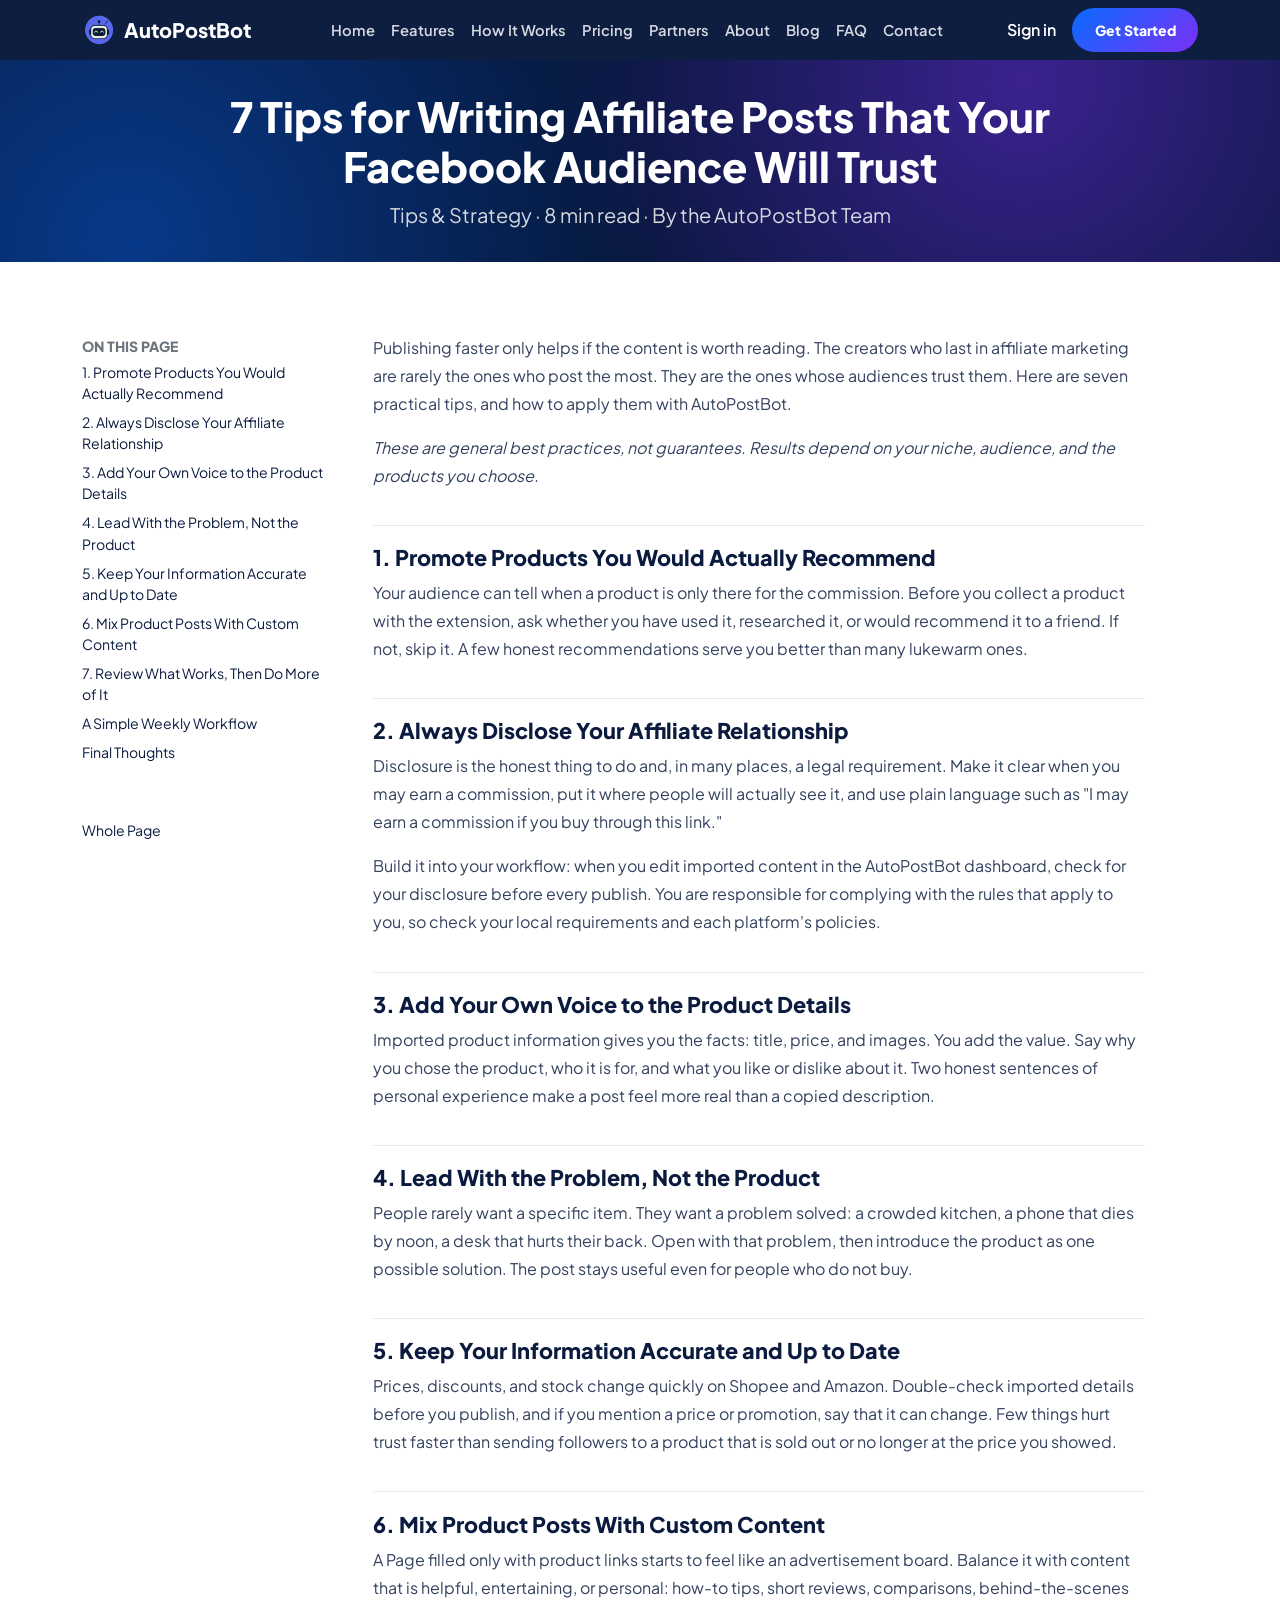
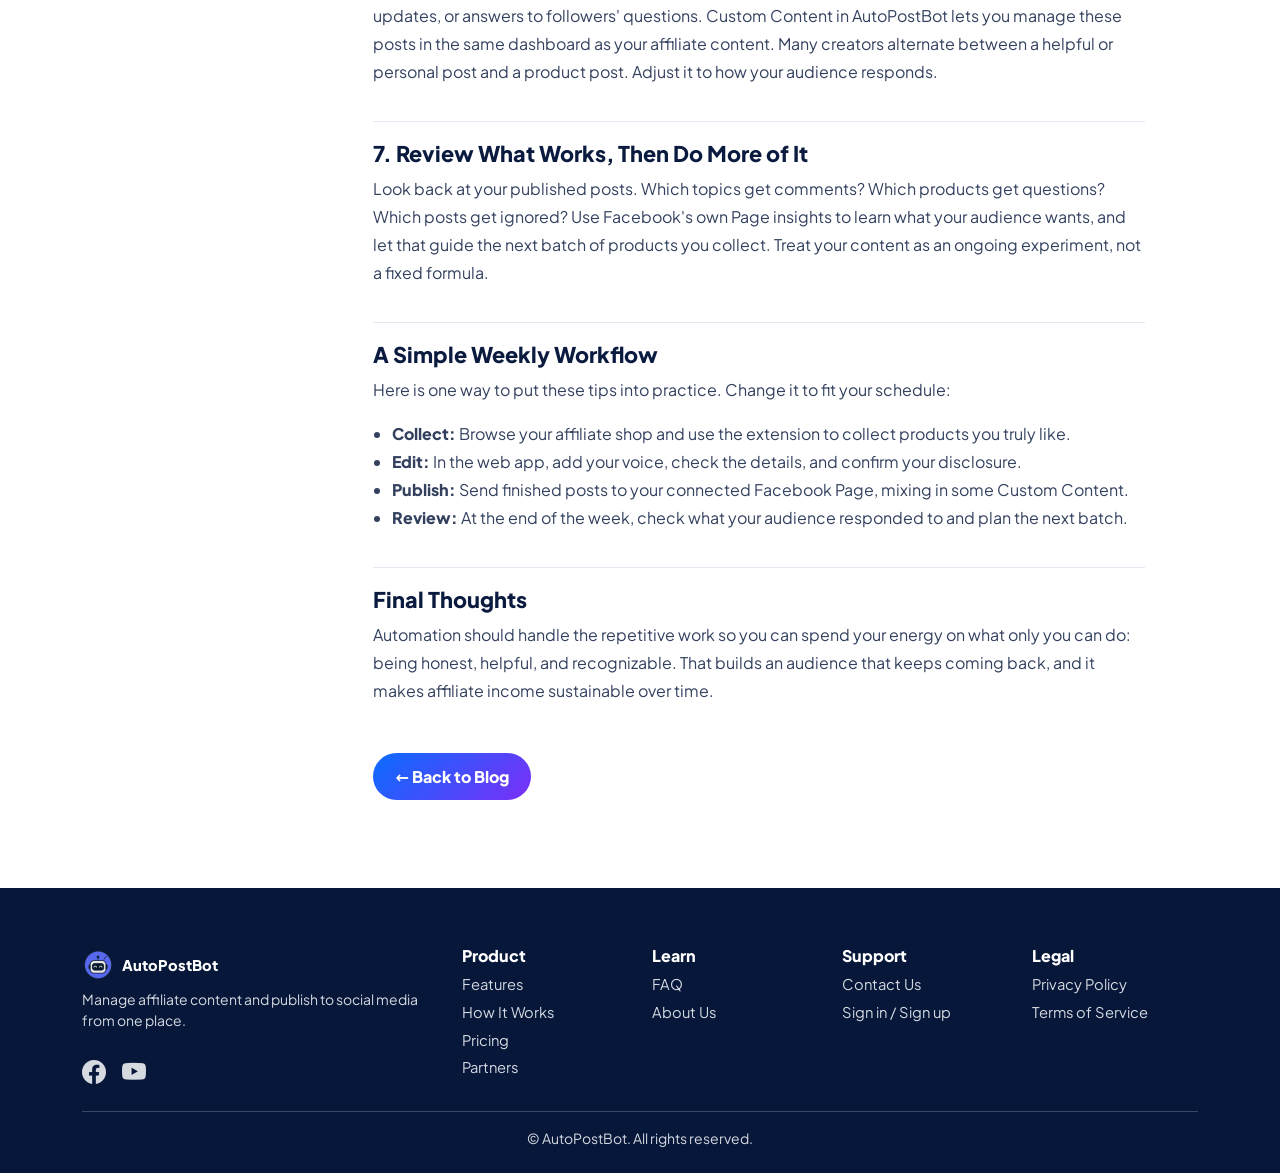
<file: blog/affiliate-post-tips.html>
<!doctype html>
<html lang="en">
	<head>
		<meta charset="utf-8" />
		<meta name="viewport" content="width=device-width, initial-scale=1" />
		<title>
			7 Tips for Writing Affiliate Posts That Your Facebook Audience Will
			Trust | AutoPostBot
		</title>
		<meta
			name="description"
			content="Tips & Strategy · 8 min read · By the AutoPostBot Team"
		/>
		<link rel="icon" href="/assets/images/logo.png" />
		<link href="/assets/css/bootstrap.min.css" rel="stylesheet" />
		<link href="/assets/css/bootstrap-icons.min.css" rel="stylesheet" />
		<link href="/assets/css/fonts.css" rel="stylesheet" />
		<link rel="stylesheet" href="/assets/css/style.css" />
	</head>

	<body>
		<nav class="navbar navbar-expand-lg fixed-top" aria-label="Main">
			<div class="container">
				<a
					class="navbar-brand brand text-white fw-bold d-flex align-items-center gap-2"
					href="/"
				>
					<img
						src="/assets/images/logo.png"
						alt="AutoPostBot logo"
					/>AutoPostBot
				</a>
				<button
					class="navbar-toggler border-0"
					data-bs-toggle="collapse"
					data-bs-target="#nv"
					aria-label="Toggle menu"
				>
					<i class="bi bi-list text-white fs-2"></i>
				</button>
				<div class="collapse navbar-collapse" id="nv">
					<ul class="navbar-nav mx-auto">
						<li class="nav-item">
							<a class="nav-link" href="/#home">Home</a>
						</li>
						<li class="nav-item">
							<a class="nav-link" href="/#features">Features</a>
						</li>
						<li class="nav-item">
							<a class="nav-link" href="/#how">How It Works</a>
						</li>
						<li class="nav-item">
							<a class="nav-link" href="/#pricing">Pricing</a>
						</li>
						<li class="nav-item">
							<a class="nav-link" href="/#partners">Partners</a>
						</li>
						<li class="nav-item">
							<a class="nav-link" href="/#about">About</a>
						</li>
						<li class="nav-item">
							<a class="nav-link" href="/blog/">Blog</a>
						</li>
						<li class="nav-item">
							<a class="nav-link" href="/#faq">FAQ</a>
						</li>
						<li class="nav-item">
							<a class="nav-link" href="/#contact">Contact</a>
						</li>
					</ul>
					<a
						href="/#auth"
						class="text-white me-3 text-decoration-none fw-semibold"
						>Sign in</a
					>
					<a href="/#pricing" class="btn btn-grad btn-sm"
						>Get Started</a
					>
				</div>
			</div>
		</nav>

		<main id="content">
			<header class="hero text-center">
				<div class="container">
					<h1
						class="fw-bold mx-auto"
						style="
							max-width: 860px;
							font-size: clamp(1.7rem, 4vw, 2.6rem);
						"
					>
						7 Tips for Writing Affiliate Posts That Your Facebook
						Audience Will Trust
					</h1>
					<p class="lead mb-0">
						Tips & Strategy · 8 min read · By the AutoPostBot Team
					</p>
				</div>
			</header>
			<section class="s legal">
				<div class="container">
					<div class="row g-5">
						<aside class="col-lg-3 d-none d-lg-block">
							<div class="toc position-sticky" style="top: 96px">
								<b class="small text-uppercase text-secondary">On this page</b>
								<a class="a-link" href="#s0">1. Promote Products You Would Actually Recommend</a>
								<a class="a-link" href="#s1">2. Always Disclose Your Affiliate Relationship</a>
								<a class="a-link" href="#s2">3. Add Your Own Voice to the Product Details</a>
								<a class="a-link" href="#s3">4. Lead With the Problem, Not the Product</a>
								<a class="a-link" href="#s4">5. Keep Your Information Accurate and Up to Date</a>
								<a class="a-link" href="#s5">6. Mix Product Posts With Custom Content</a>
								<a class="a-link" href="#s6">7. Review What Works, Then Do More of It</a>
								<a class="a-link" href="#s7">A Simple Weekly Workflow</a>
								<a class="a-link" href="#s8">Final Thoughts</a>
								<br><br>
								<a href="">Whole Page</a>
							</div>
						</aside>
						<div class="col-lg-9" style="max-width: 820px">
							<p>
								Publishing faster only helps if the content is
								worth reading. The creators who last in
								affiliate marketing are rarely the ones who post
								the most. They are the ones whose audiences
								trust them. Here are seven practical tips, and
								how to apply them with AutoPostBot.
							</p>
							<p>
								<em
									>These are general best practices, not
									guarantees. Results depend on your niche,
									audience, and the products you choose.</em
								>
							</p>
							<h2 id="s0">
								1. Promote Products You Would Actually Recommend
							</h2>
							<p>
								Your audience can tell when a product is only
								there for the commission. Before you collect a
								product with the extension, ask whether you have
								used it, researched it, or would recommend it to
								a friend. If not, skip it. A few honest
								recommendations serve you better than many
								lukewarm ones.
							</p>
							<h2 id="s1">
								2. Always Disclose Your Affiliate Relationship
							</h2>
							<p>
								Disclosure is the honest thing to do and, in
								many places, a legal requirement. Make it clear
								when you may earn a commission, put it where
								people will actually see it, and use plain
								language such as "I may earn a commission if you
								buy through this link."
							</p>
							<p>
								Build it into your workflow: when you edit
								imported content in the AutoPostBot dashboard,
								check for your disclosure before every publish.
								You are responsible for complying with the rules
								that apply to you, so check your local
								requirements and each platform's policies.
							</p>
							<h2 id="s2">
								3. Add Your Own Voice to the Product Details
							</h2>
							<p>
								Imported product information gives you the
								facts: title, price, and images. You add the
								value. Say why you chose the product, who it is
								for, and what you like or dislike about it. Two
								honest sentences of personal experience make a
								post feel more real than a copied description.
							</p>
							<h2 id="s3">
								4. Lead With the Problem, Not the Product
							</h2>
							<p>
								People rarely want a specific item. They want a
								problem solved: a crowded kitchen, a phone that
								dies by noon, a desk that hurts their back. Open
								with that problem, then introduce the product as
								one possible solution. The post stays useful
								even for people who do not buy.
							</p>
							<h2 id="s4">
								5. Keep Your Information Accurate and Up to Date
							</h2>
							<p>
								Prices, discounts, and stock change quickly on
								Shopee and Amazon. Double-check imported details
								before you publish, and if you mention a price
								or promotion, say that it can change. Few things
								hurt trust faster than sending followers to a
								product that is sold out or no longer at the
								price you showed.
							</p>
							<h2 id="s5">
								6. Mix Product Posts With Custom Content
							</h2>
							<p>
								A Page filled only with product links starts to
								feel like an advertisement board. Balance it
								with content that is helpful, entertaining, or
								personal: how-to tips, short reviews,
								comparisons, behind-the-scenes updates, or
								answers to followers' questions. Custom Content
								in AutoPostBot lets you manage these posts in
								the same dashboard as your affiliate content.
								Many creators alternate between a helpful or
								personal post and a product post. Adjust it to
								how your audience responds.
							</p>
							<h2 id="s6">
								7. Review What Works, Then Do More of It
							</h2>
							<p>
								Look back at your published posts. Which topics
								get comments? Which products get questions?
								Which posts get ignored? Use Facebook's own Page
								insights to learn what your audience wants, and
								let that guide the next batch of products you
								collect. Treat your content as an ongoing
								experiment, not a fixed formula.
							</p>
							<h2 id="s7">A Simple Weekly Workflow</h2>
							<p>
								Here is one way to put these tips into practice.
								Change it to fit your schedule:
							</p>
							<ul>
								<li>
									<strong>Collect:</strong> Browse your
									affiliate shop and use the extension to
									collect products you truly like.
								</li>
								<li>
									<strong>Edit:</strong> In the web app, add
									your voice, check the details, and confirm
									your disclosure.
								</li>
								<li>
									<strong>Publish:</strong> Send finished
									posts to your connected Facebook Page,
									mixing in some Custom Content.
								</li>
								<li>
									<strong>Review:</strong> At the end of the
									week, check what your audience responded to
									and plan the next batch.
								</li>
							</ul>
							<h2 id="s8">Final Thoughts</h2>
							<p>
								Automation should handle the repetitive work so
								you can spend your energy on what only you can
								do: being honest, helpful, and recognizable.
								That builds an audience that keeps coming back,
								and it makes affiliate income sustainable over
								time.
							</p>
							<p class="mt-5">
								<a href="/blog/" class="btn btn-grad"
									>← Back to Blog</a
								>
							</p>
						</div>
					</div>
				</div>
			</section>
		</main>

		<footer>
			<div class="container">
				<div class="row g-4">
					<div class="col-lg-4">
						<a
							class="d-flex align-items-center gap-2 text-white fw-bold mb-2 a-link"
							href="/#home"
						>
							<img
								src="/assets/images/logo.png"
								width="32"
								class="rounded-circle"
								alt=""
							/>
							AutoPostBot
						</a>
						<p class="small">
							Manage affiliate content and publish to social media
							from one place.
						</p>
						<div class="fs-4 d-flex gap-3">
							<a href="#" aria-label="Facebook">
								<i class="bi bi-facebook" style="font-size: 1.5rem;"></i>
							</a>
							<a href="#" aria-label="YouTube">
								<i class="bi bi-youtube" style="font-size: 1.5rem;"></i>
							</a>
							<!-- <a href="#" aria-label="Instagram">
								<i class="bi bi-instagram"></i>
							</a>
							-->
						</div>
					</div>
					<div class="col-6 col-lg-2">
						<b class="text-white">Product</b>
						<a class="a-link" href="/#features">Features</a>
						<a class="a-link" href="/#how">How It Works</a>
						<a class="a-link" href="/#pricing">Pricing</a>
						<a class="a-link" href="/#partners">Partners</a>
					</div>
					<div class="col-6 col-lg-2">
						<b class="text-white">Learn</b>
						<!-- <a class="a-link" href="/#blog">Blog &amp; Tutorials</a> -->
						<a class="a-link" href="/#faq">FAQ</a>
						<a class="a-link" href="/#about">About Us</a>
					</div>
					<div class="col-6 col-lg-2">
						<b class="text-white">Support</b>
						<a class="a-link" href="/#contact">Contact Us</a>
						<a class="a-link" href="/#auth">Sign in / Sign up</a>
					</div>
					<div class="col-6 col-lg-2">
						<b class="text-white">Legal</b>
						<a href="/privacy.html">Privacy Policy</a>
						<a href="/terms.html">Terms of Service</a>
					</div>
				</div>
				<hr />
				<p class="small text-center mb-0">
					© <span id="yr"></span>
					AutoPostBot. All rights reserved.
				</p>
			</div>
		</footer>

		<script src="/assets/js/jquery-3.7.1.min.js"></script>
		<script src="/assets/js/bootstrap.bundle.min.js"></script>
		<script src="/assets/js/default.js"></script>
	</body>
</html>
</file>
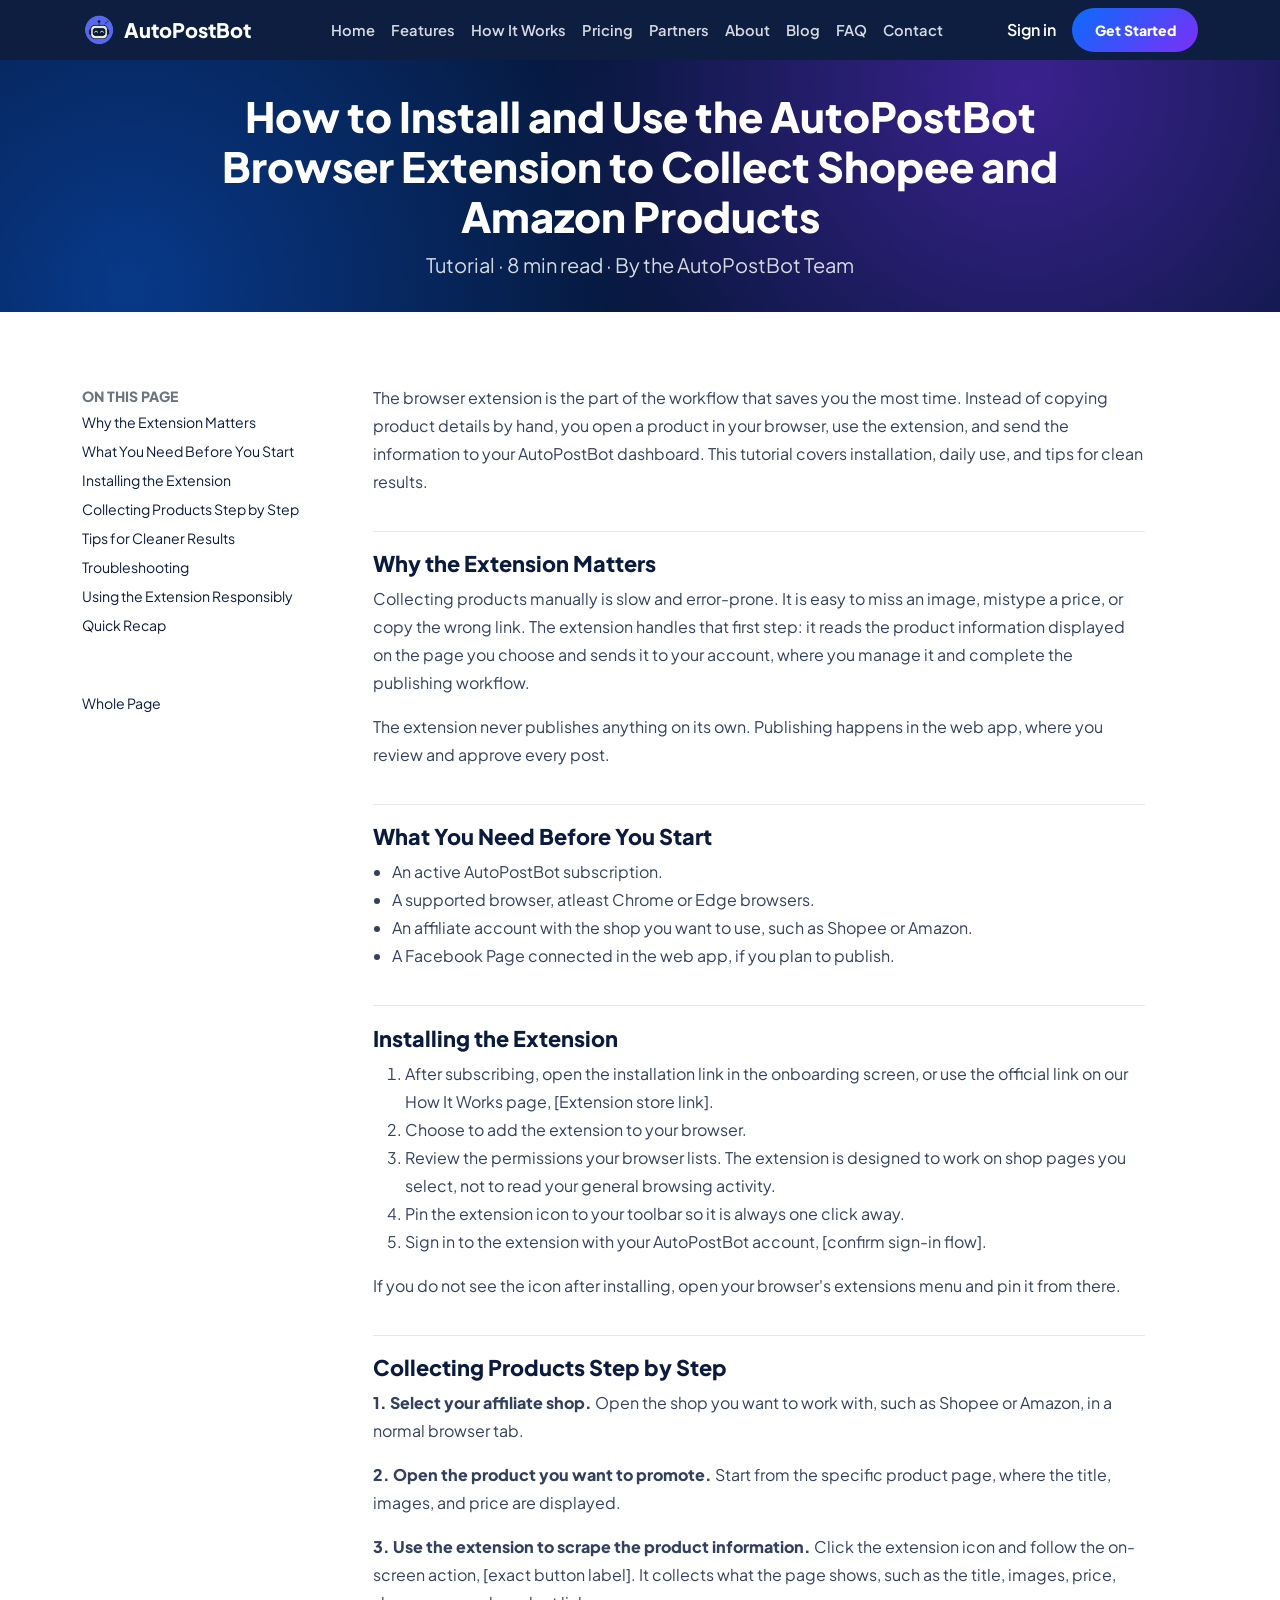
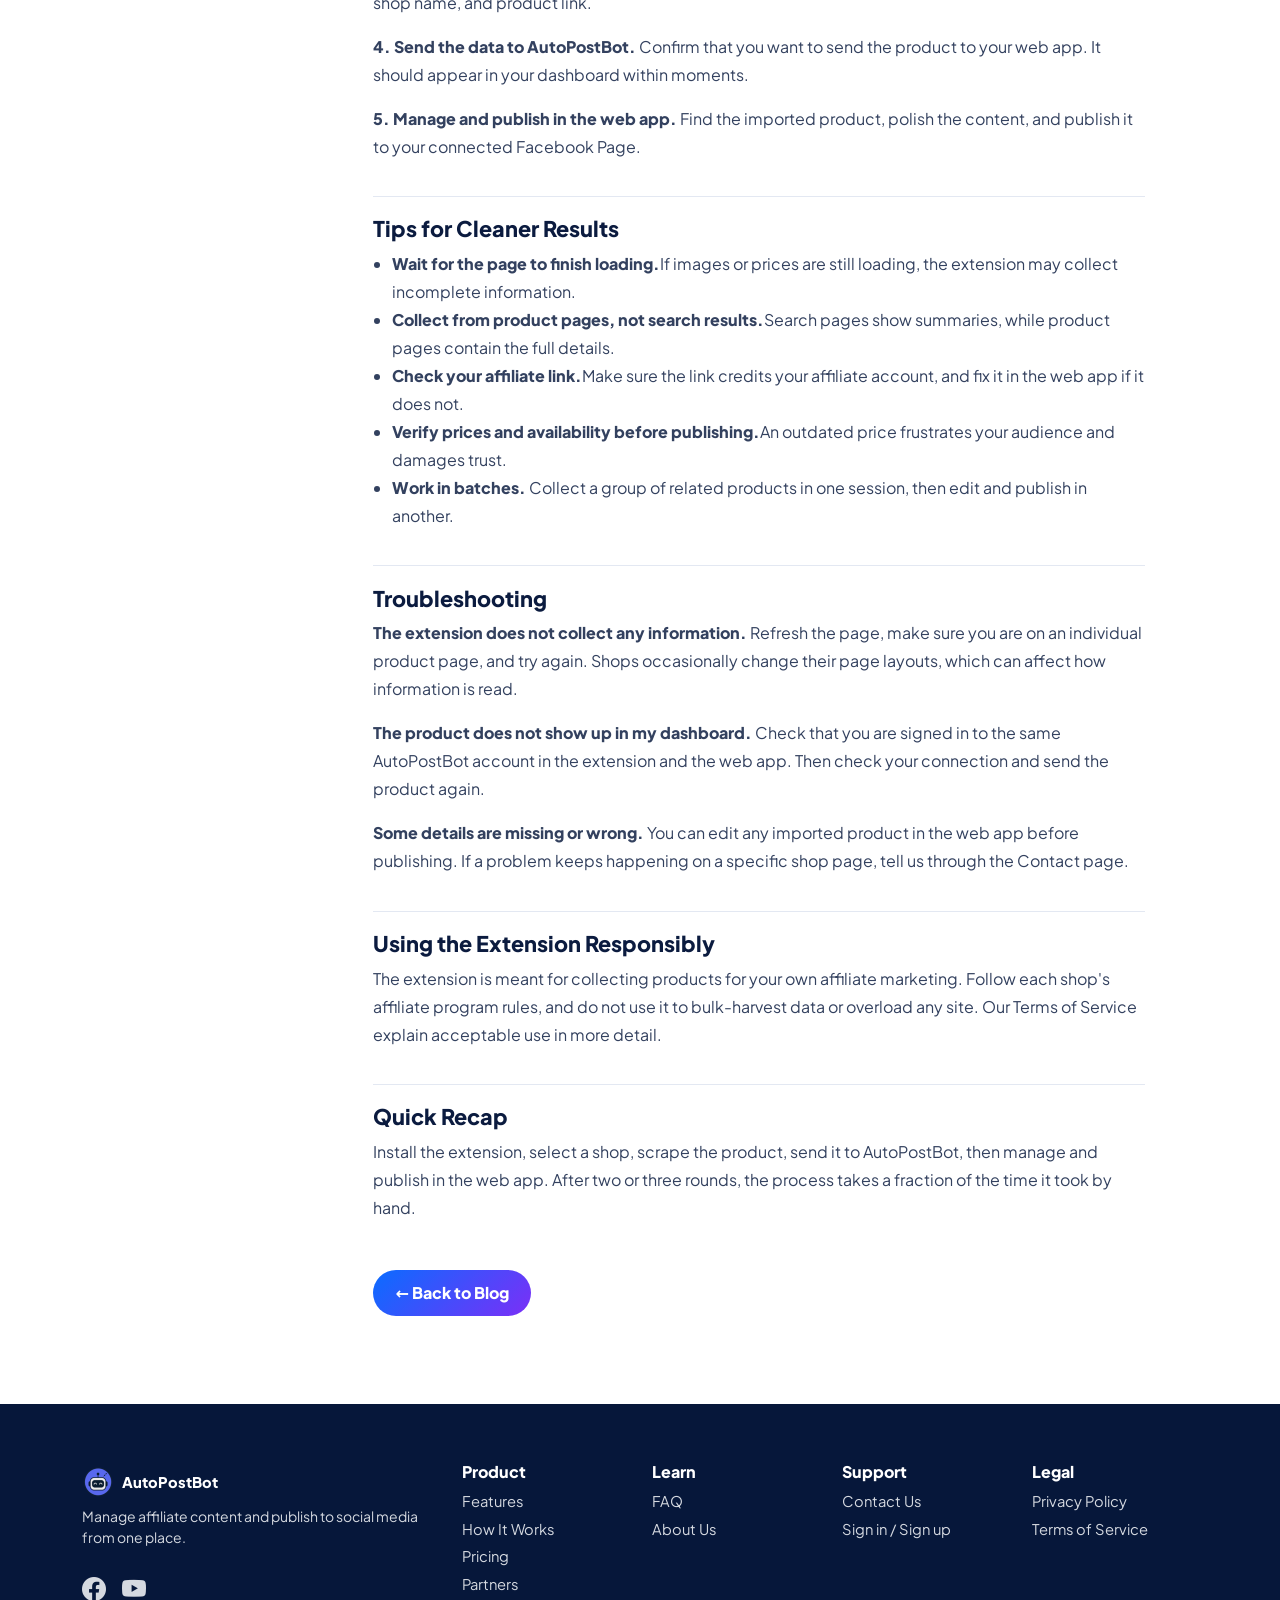
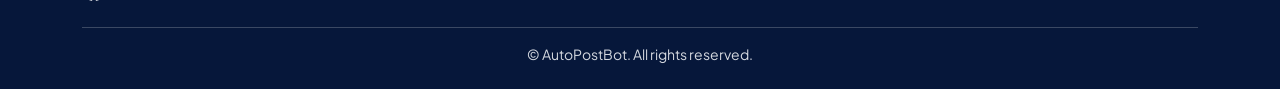
<file: blog/browser-extension-guide.html>
<!doctype html>
<html lang="en">

	<head>
		<meta charset="utf-8" />
		<meta name="viewport" content="width=device-width, initial-scale=1" />
		<title>
			How to Install and Use the AutoPostBot Browser Extension to Collect
			Shopee and Amazon Products | AutoPostBot
		</title>
		<meta name="description" content="Tutorial · 8 min read · By the AutoPostBot Team" />
		<link rel="icon" href="/assets/images/logo.png" />
		<link href="/assets/css/bootstrap.min.css" rel="stylesheet" />
		<link href="/assets/css/bootstrap-icons.min.css" rel="stylesheet" />
		<link href="/assets/css/fonts.css" rel="stylesheet" />
		<link rel="stylesheet" href="/assets/css/style.css" />
	</head>

	<body>
		<nav class="navbar navbar-expand-lg fixed-top" aria-label="Main">
			<div class="container">
				<a class="navbar-brand brand text-white fw-bold d-flex align-items-center gap-2" href="/">
					<img src="/assets/images/logo.png" alt="AutoPostBot logo">AutoPostBot
				</a>
				<button class="navbar-toggler border-0" data-bs-toggle="collapse" data-bs-target="#nv"
					aria-label="Toggle menu"><i class="bi bi-list text-white fs-2"></i></button>
				<div class="collapse navbar-collapse" id="nv">
					<ul class="navbar-nav mx-auto">
						<li class="nav-item"><a class="nav-link" href="/#home">Home</a></li>
						<li class="nav-item"><a class="nav-link" href="/#features">Features</a></li>
						<li class="nav-item"><a class="nav-link" href="/#how">How It Works</a></li>
						<li class="nav-item"><a class="nav-link" href="/#pricing">Pricing</a></li>
						<li class="nav-item"><a class="nav-link" href="/#partners">Partners</a></li>
						<li class="nav-item"><a class="nav-link" href="/#about">About</a></li>
						<li class="nav-item"><a class="nav-link" href="/blog/">Blog</a></li>
						<li class="nav-item"><a class="nav-link" href="/#faq">FAQ</a></li>
						<li class="nav-item"><a class="nav-link" href="/#contact">Contact</a></li>
					</ul>
					<a href="/#authf" class="text-white me-3 text-decoration-none fw-semibold">Sign in</a>
					<a href="/#pricing" class="btn btn-grad btn-sm">Get Started</a>
				</div>
			</div>
		</nav>

		<main id="content">
			<header class="hero text-center">
				<div class="container">
					<h1 class="fw-bold mx-auto" style="max-width: 860px; font-size: clamp(1.7rem, 4vw, 2.6rem);">
						How to Install and Use the AutoPostBot Browser Extension to Collect Shopee and Amazon Products
					</h1>
					<p class="lead mb-0">
						Tutorial · 8 min read · By the AutoPostBot Team
					</p>
				</div>
			</header>
			<section class="s legal">
				<div class="container">
					<div class="row g-5">
						<aside class="col-lg-3 d-none d-lg-block">
							<div class="toc position-sticky" style="top: 96px">
								<b class="small text-uppercase text-secondary">On this page</b>
								<a class="a-link" href="#s0">Why the Extension Matters</a>
								<a class="a-link" href="#s1">What You Need Before You Start</a>
								<a class="a-link" href="#s2">Installing the Extension</a>
								<a class="a-link" href="#s3">Collecting Products Step by Step</a>
								<a class="a-link" href="#s4">Tips for Cleaner Results</a>
								<a class="a-link" href="#s5">Troubleshooting</a>
								<a class="a-link" href="#s6">Using the Extension Responsibly</a>
								<a class="a-link" href="#s7">Quick Recap</a>
								<br><br>
								<a href="">Whole Page</a>
							</div>
						</aside>
						<div class="col-lg-9" style="max-width: 820px">
							<p>
								The browser extension is the part of the
								workflow that saves you the most time. Instead
								of copying product details by hand, you open a
								product in your browser, use the extension, and
								send the information to your AutoPostBot
								dashboard. This tutorial covers installation,
								daily use, and tips for clean results.
							</p>
							<h2 id="s0">Why the Extension Matters</h2>
							<p>
								Collecting products manually is slow and
								error-prone. It is easy to miss an image,
								mistype a price, or copy the wrong link. The
								extension handles that first step: it reads the
								product information displayed on the page you
								choose and sends it to your account, where you
								manage it and complete the publishing workflow.
							</p>
							<p>
								The extension never publishes anything on its
								own. Publishing happens in the web app, where
								you review and approve every post.
							</p>
							<h2 id="s1">What You Need Before You Start</h2>
							<ul>
								<li>An active AutoPostBot subscription.</li>
								<li>
									A supported browser, atleast Chrome or Edge browsers.
								</li>
								<li>
									An affiliate account with the shop you want to use, such as Shopee or Amazon.
								</li>
								<li>
									A Facebook Page connected in the web app, if you plan to publish.
								</li>
							</ul>
							<h2 id="s2">Installing the Extension</h2>
							<ol>
								<li>
									After subscribing, open the installation link in the onboarding screen, or use the
									official link on our How It Works page, <span class="ph">[Extension store
										link]</span>.
								</li>
								<li>
									Choose to add the extension to your browser.
								</li>
								<li>
									Review the permissions your browser lists. The extension is designed to work on shop
									pages you select, not to read your general browsing activity.
								</li>
								<li>
									Pin the extension icon to your toolbar so it is always one click away.
								</li>
								<li>
									Sign in to the extension with your AutoPostBot account, <span class="ph">[confirm
										sign-in flow]</span>.
								</li>
							</ol>
							<p>
								If you do not see the icon after installing,
								open your browser's extensions menu and pin it
								from there.
							</p>
							<h2 id="s3">Collecting Products Step by Step</h2>
							<p>
								<strong>1. Select your affiliate shop.</strong>
								Open the shop you want to work with, such as
								Shopee or Amazon, in a normal browser tab.
							</p>
							<p>
								<strong>2. Open the product you want to promote.</strong>
								Start from the specific product page, where the
								title, images, and price are displayed.
							</p>
							<p>
								<strong>3. Use the extension to scrape the product information.</strong>
								Click the extension icon and follow the
								on-screen action,
								<span class="ph">[exact button label]</span>. It
								collects what the page shows, such as the title,
								images, price, shop name, and product link.
							</p>
							<p>
								<strong>4. Send the data to AutoPostBot.</strong>

								Confirm that you want to send the product to
								your web app. It should appear in your dashboard
								within moments.
							</p>
							<p>
								<strong>5. Manage and publish in the web app.</strong>
								Find the imported product, polish the content,
								and publish it to your connected Facebook Page.
							</p>
							<h2 id="s4">Tips for Cleaner Results</h2>
							<ul>
								<li>
									<strong>Wait for the page to finish loading.</strong>If images or prices are still
									loading, the extension may collect incomplete information.
								</li>
								<li>
									<strong>Collect from product pages, not search results.</strong>Search pages show
									summaries, while product pages contain the full details.
								</li>
								<li>
									<strong>Check your affiliate link.</strong>Make sure the link credits your affiliate
									account, and fix it in the web app if it does not.
								</li>
								<li>
									<strong>Verify prices and availability before publishing.</strong>An outdated price
									frustrates your audience and damages trust.
								</li>
								<li>
									<strong>Work in batches.</strong>
									Collect a group of related products in one session, then edit and publish in
									another.
								</li>
							</ul>
							<h2 id="s5">Troubleshooting</h2>
							<p>
								<strong>The extension does not collect any information.</strong>
								Refresh the page, make sure you are on an
								individual product page, and try again. Shops
								occasionally change their page layouts, which
								can affect how information is read.
							</p>
							<p>
								<strong>The product does not show up in my dashboard.</strong>
								Check that you are signed in to the same
								AutoPostBot account in the extension and the web
								app. Then check your connection and send the
								product again.
							</p>
							<p>
								<strong>Some details are missing or wrong.</strong>

								You can edit any imported product in the web app
								before publishing. If a problem keeps happening
								on a specific shop page, tell us through the
								Contact page.
							</p>
							<h2 id="s6">Using the Extension Responsibly</h2>
							<p>
								The extension is meant for collecting products
								for your own affiliate marketing. Follow each
								shop's affiliate program rules, and do not use
								it to bulk-harvest data or overload any site.
								Our Terms of Service explain acceptable use in
								more detail.
							</p>
							<h2 id="s7">Quick Recap</h2>
							<p>
								Install the extension, select a shop, scrape the
								product, send it to AutoPostBot, then manage and
								publish in the web app. After two or three
								rounds, the process takes a fraction of the time
								it took by hand.
							</p>
							<p class="mt-5">
								<a href="/blog/" class="btn btn-grad">← Back to Blog</a>
							</p>
						</div>
					</div>
				</div>
			</section>
		</main>

		<footer>
			<div class="container">
				<div class="row g-4">
					<div class="col-lg-4">
						<a class="d-flex align-items-center gap-2 text-white fw-bold mb-2 a-link" href="/#home">
							<img src="/assets/images/logo.png" width="32" class="rounded-circle" alt="" />
							AutoPostBot
						</a>
						<p class="small">
							Manage affiliate content and publish to social media
							from one place.
						</p>
						<div class="fs-4 d-flex gap-3">
							<a href="#" aria-label="Facebook">
								<i class="bi bi-facebook" style="font-size: 1.5rem;"></i>
							</a>
							<a href="#" aria-label="YouTube">
								<i class="bi bi-youtube" style="font-size: 1.5rem;"></i>
							</a>
							<!-- <a href="#" aria-label="Instagram">
								<i class="bi bi-instagram"></i>
							</a>
							-->
						</div>
					</div>
					<div class="col-6 col-lg-2">
						<b class="text-white">Product</b>
						<a class="a-link" href="/#features">Features</a>
						<a class="a-link" href="/#how">How It Works</a>
						<a class="a-link" href="/#pricing">Pricing</a>
						<a class="a-link" href="/#partners">Partners</a>
					</div>
					<div class="col-6 col-lg-2">
						<b class="text-white">Learn</b>
						<!-- <a class="a-link" href="/#blog">Blog &amp; Tutorials</a> -->
						<a class="a-link" href="/#faq">FAQ</a>
						<a class="a-link" href="/#about">About Us</a>
					</div>
					<div class="col-6 col-lg-2">
						<b class="text-white">Support</b>
						<a class="a-link" href="/#contact">Contact Us</a>
						<a class="a-link" href="/#auth">Sign in / Sign up</a>
					</div>
					<div class="col-6 col-lg-2">
						<b class="text-white">Legal</b>
						<a href="/privacy.html">Privacy Policy</a>
						<a href="/terms.html">Terms of Service</a>
					</div>
				</div>
				<hr />
				<p class="small text-center mb-0">
					© <span id="yr"></span>
					AutoPostBot. All rights reserved.
				</p>
			</div>
		</footer>

		<script src="/assets/js/jquery-3.7.1.min.js"></script>
		<script src="/assets/js/bootstrap.bundle.min.js"></script>
		<script src="/assets/js/default.js"></script>
	</body>

</html>
</file>
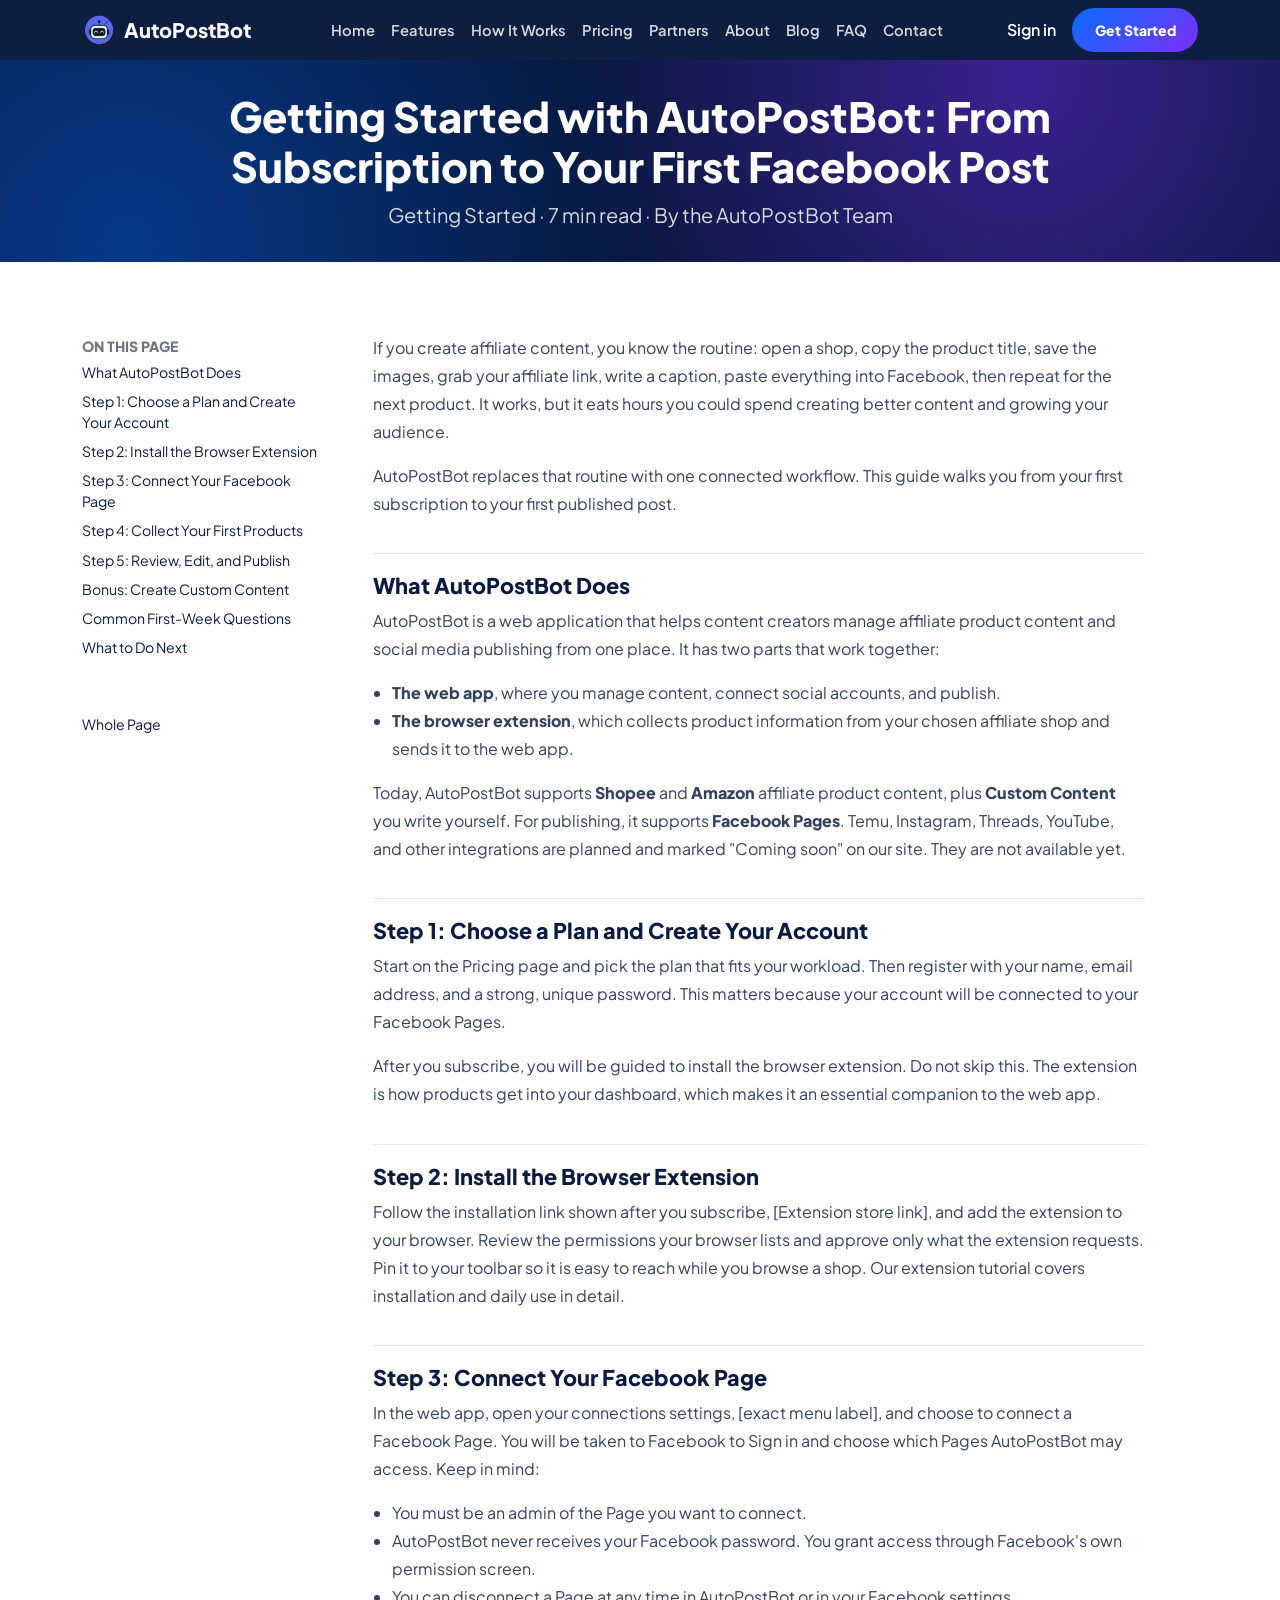
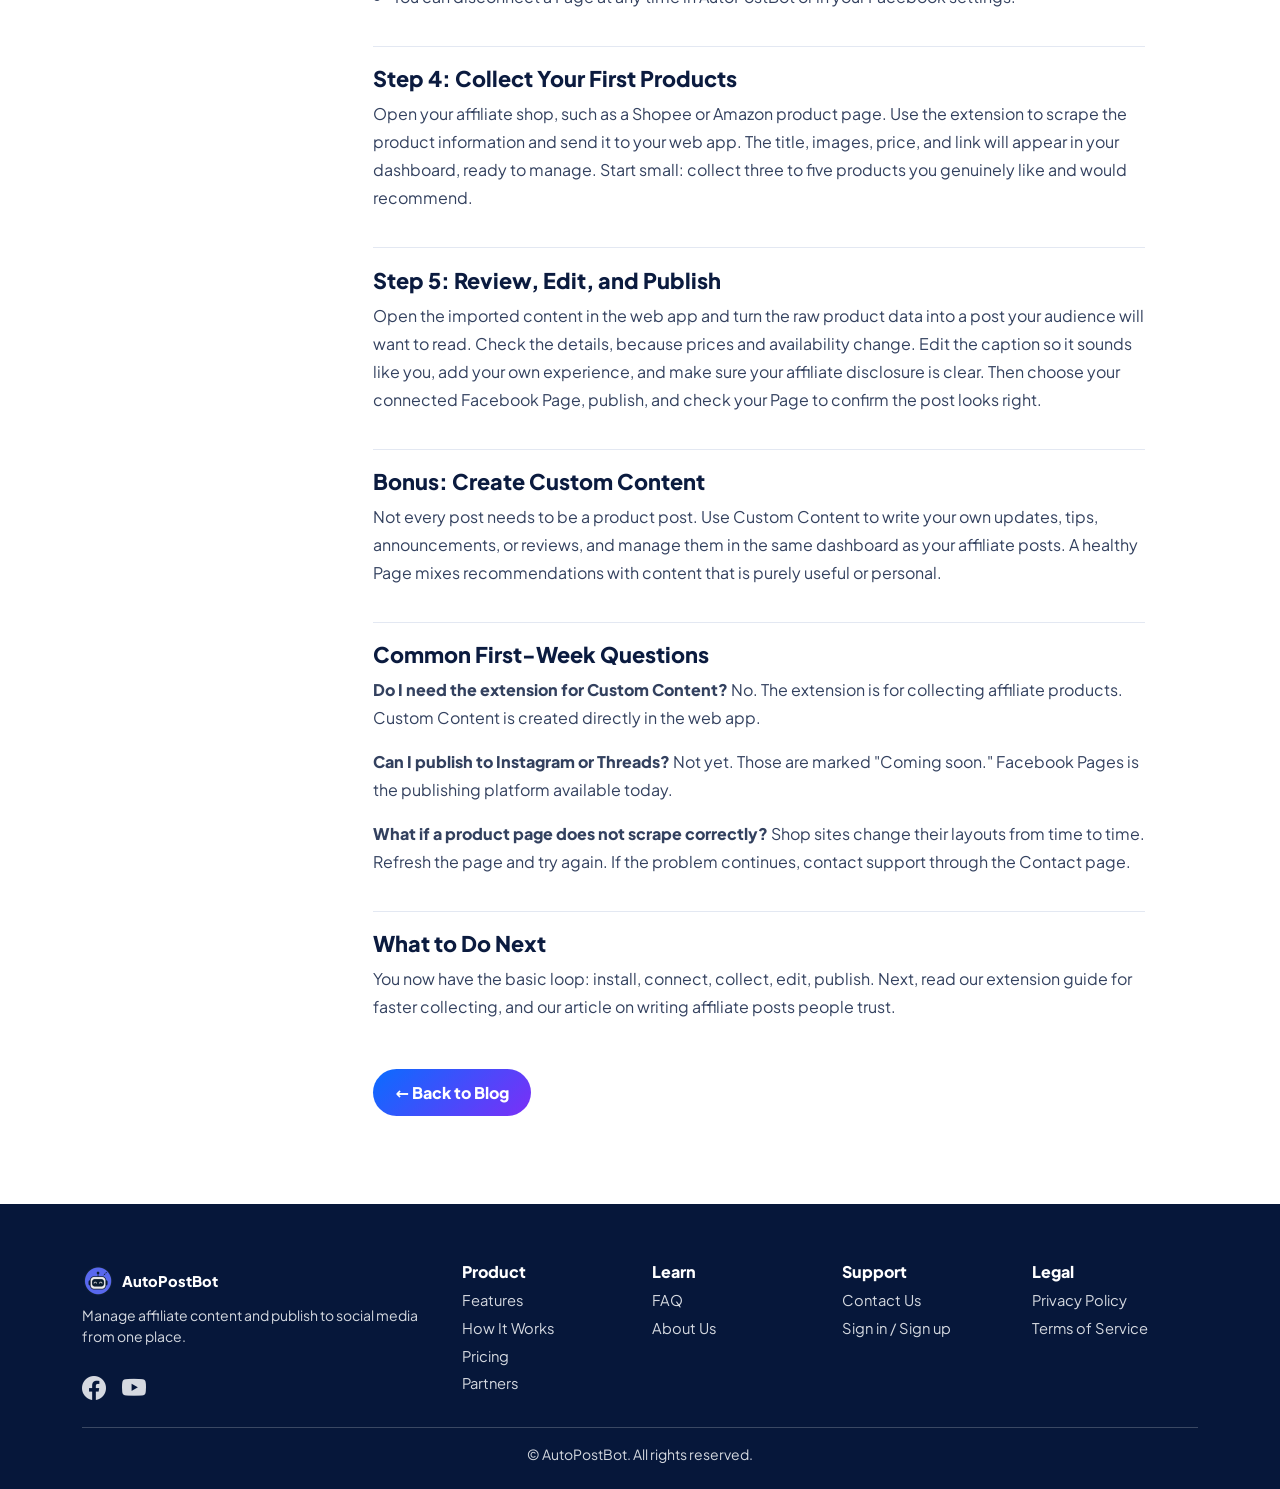
<file: blog/getting-started.html>
<!doctype html>
<html lang="en">

	<head>
		<meta charset="utf-8" />
		<meta name="viewport" content="width=device-width, initial-scale=1" />
		<title>
			Getting Started with AutoPostBot: From Subscription to Your First
			Facebook Post | AutoPostBot
		</title>
		<meta name="description" content="Getting Started · 7 min read · By the AutoPostBot Team" />
		<link rel="icon" href="/assets/images/logo.png" />
		<link href="/assets/css/bootstrap.min.css" rel="stylesheet" />
		<link href="/assets/css/bootstrap-icons.min.css" rel="stylesheet" />
		<link href="/assets/css/fonts.css" rel="stylesheet" />
		<link rel="stylesheet" href="/assets/css/style.css" />
	</head>

	<body>
		<nav class="navbar navbar-expand-lg fixed-top" aria-label="Main">
			<div class="container">
				<a class="navbar-brand brand text-white fw-bold d-flex align-items-center gap-2" href="/">
					<img src="/assets/images/logo.png" alt="AutoPostBot logo">AutoPostBot
				</a>
				<button class="navbar-toggler border-0" data-bs-toggle="collapse" data-bs-target="#nv"
					aria-label="Toggle menu"><i class="bi bi-list text-white fs-2"></i></button>
				<div class="collapse navbar-collapse" id="nv">
					<ul class="navbar-nav mx-auto">
						<li class="nav-item"><a class="nav-link" href="/#home">Home</a></li>
						<li class="nav-item"><a class="nav-link" href="/#features">Features</a></li>
						<li class="nav-item"><a class="nav-link" href="/#how">How It Works</a></li>
						<li class="nav-item"><a class="nav-link" href="/#pricing">Pricing</a></li>
						<li class="nav-item"><a class="nav-link" href="/#partners">Partners</a></li>
						<li class="nav-item"><a class="nav-link" href="/#about">About</a></li>
						<li class="nav-item"><a class="nav-link" href="/blog/">Blog</a></li>
						<li class="nav-item"><a class="nav-link" href="/#faq">FAQ</a></li>
						<li class="nav-item"><a class="nav-link" href="/#contact">Contact</a></li>
					</ul>
					<a href="/#authf" class="text-white me-3 text-decoration-none fw-semibold">Sign in</a>
					<a href="/#pricing" class="btn btn-grad btn-sm">Get Started</a>
				</div>
			</div>
		</nav>

		<main id="content">
			<header class="hero text-center">
				<div class="container">
					<h1 class="fw-bold mx-auto" style="
							max-width: 860px;
							font-size: clamp(1.7rem, 4vw, 2.6rem);
						">
						Getting Started with AutoPostBot: From Subscription to
						Your First Facebook Post
					</h1>
					<p class="lead mb-0">
						Getting Started · 7 min read · By the AutoPostBot Team
					</p>
				</div>
			</header>
			<section class="s legal">
				<div class="container">
					<div class="row g-5">
						<aside class="col-lg-3 d-none d-lg-block">
							<div class="toc position-sticky" style="top: 96px">
								<b class="small text-uppercase text-secondary">On this page</b>
								<a class="a-link" href="#s0">What AutoPostBot Does</a>
								<a class="a-link" href="#s1">Step 1: Choose a Plan and Create Your Account</a>
								<a class="a-link" href="#s2">Step 2: Install the Browser Extension</a>
								<a class="a-link" href="#s3">Step 3: Connect Your Facebook Page</a>
								<a class="a-link" href="#s4">Step 4: Collect Your First Products</a>
								<a class="a-link" href="#s5">Step 5: Review, Edit, and Publish</a>
								<a class="a-link" href="#s6">Bonus: Create Custom Content</a>
								<a class="a-link" href="#s7">Common First-Week Questions</a>
								<a class="a-link" href="#s8">What to Do Next</a>
								<br><br>
								<a href="">Whole Page</a>
							</div>
						</aside>
						<div class="col-lg-9" style="max-width: 820px">
							<p>
								If you create affiliate content, you know the
								routine: open a shop, copy the product title,
								save the images, grab your affiliate link, write
								a caption, paste everything into Facebook, then
								repeat for the next product. It works, but it
								eats hours you could spend creating better
								content and growing your audience.
							</p>
							<p>
								AutoPostBot replaces that routine with one
								connected workflow. This guide walks you from
								your first subscription to your first published
								post.
							</p>
							<h2 id="s0">What AutoPostBot Does</h2>
							<p>
								AutoPostBot is a web application that helps
								content creators manage affiliate product
								content and social media publishing from one
								place. It has two parts that work together:
							</p>
							<ul>
								<li>
									<strong>The web app</strong>, where you
									manage content, connect social accounts, and
									publish.
								</li>
								<li>
									<strong>The browser extension</strong>,
									which collects product information from your
									chosen affiliate shop and sends it to the
									web app.
								</li>
							</ul>
							<p>
								Today, AutoPostBot supports
								<strong>Shopee</strong> and
								<strong>Amazon</strong> affiliate product
								content, plus
								<strong>Custom Content</strong> you write
								yourself. For publishing, it supports
								<strong>Facebook Pages</strong>. Temu,
								Instagram, Threads, YouTube, and other
								integrations are planned and marked "Coming
								soon" on our site. They are not available yet.
							</p>
							<h2 id="s1">
								Step 1: Choose a Plan and Create Your Account
							</h2>
							<p>
								Start on the Pricing page and pick the plan that
								fits your workload. Then register with your
								name, email address, and a strong, unique
								password. This matters because your account will
								be connected to your Facebook Pages.
							</p>
							<p>
								After you subscribe, you will be guided to
								install the browser extension. Do not skip this.
								The extension is how products get into your
								dashboard, which makes it an essential companion
								to the web app.
							</p>
							<h2 id="s2">
								Step 2: Install the Browser Extension
							</h2>
							<p>
								Follow the installation link shown after you
								subscribe,
								<span class="ph">[Extension store link]</span>,
								and add the extension to your browser. Review
								the permissions your browser lists and approve
								only what the extension requests. Pin it to your
								toolbar so it is easy to reach while you browse
								a shop. Our extension tutorial covers
								installation and daily use in detail.
							</p>
							<h2 id="s3">Step 3: Connect Your Facebook Page</h2>
							<p>
								In the web app, open your connections settings,
								<span class="ph">[exact menu label]</span>, and
								choose to connect a Facebook Page. You will be
								taken to Facebook to Sign in and choose which
								Pages AutoPostBot may access. Keep in mind:
							</p>
							<ul>
								<li>
									You must be an admin of the Page you want to
									connect.
								</li>
								<li>
									AutoPostBot never receives your Facebook
									password. You grant access through
									Facebook's own permission screen.
								</li>
								<li>
									You can disconnect a Page at any time in
									AutoPostBot or in your Facebook settings.
								</li>
							</ul>
							<h2 id="s4">Step 4: Collect Your First Products</h2>
							<p>
								Open your affiliate shop, such as a Shopee or
								Amazon product page. Use the extension to scrape
								the product information and send it to your web
								app. The title, images, price, and link will
								appear in your dashboard, ready to manage. Start
								small: collect three to five products you
								genuinely like and would recommend.
							</p>
							<h2 id="s5">Step 5: Review, Edit, and Publish</h2>
							<p>
								Open the imported content in the web app and
								turn the raw product data into a post your
								audience will want to read. Check the details,
								because prices and availability change. Edit the
								caption so it sounds like you, add your own
								experience, and make sure your affiliate
								disclosure is clear. Then choose your connected
								Facebook Page, publish, and check your Page to
								confirm the post looks right.
							</p>
							<h2 id="s6">Bonus: Create Custom Content</h2>
							<p>
								Not every post needs to be a product post. Use
								Custom Content to write your own updates, tips,
								announcements, or reviews, and manage them in
								the same dashboard as your affiliate posts. A
								healthy Page mixes recommendations with content
								that is purely useful or personal.
							</p>
							<h2 id="s7">Common First-Week Questions</h2>
							<p>
								<strong>Do I need the extension for Custom
									Content?</strong>
								No. The extension is for collecting affiliate
								products. Custom Content is created directly in
								the web app.
							</p>
							<p>
								<strong>Can I publish to Instagram or
									Threads?</strong>
								Not yet. Those are marked "Coming soon."
								Facebook Pages is the publishing platform
								available today.
							</p>
							<p>
								<strong>What if a product page does not scrape
									correctly?</strong>
								Shop sites change their layouts from time to
								time. Refresh the page and try again. If the
								problem continues, contact support through the
								Contact page.
							</p>
							<h2 id="s8">What to Do Next</h2>
							<p>
								You now have the basic loop: install, connect,
								collect, edit, publish. Next, read our extension
								guide for faster collecting, and our article on
								writing affiliate posts people trust.
							</p>
							<p class="mt-5">
								<a href="/blog/" class="btn btn-grad">← Back to Blog</a>
							</p>
						</div>
					</div>
				</div>
			</section>
		</main>

		<footer>
			<div class="container">
				<div class="row g-4">
					<div class="col-lg-4">
						<a class="d-flex align-items-center gap-2 text-white fw-bold mb-2 a-link" href="/#home">
							<img src="/assets/images/logo.png" width="32" class="rounded-circle" alt="" />
							AutoPostBot
						</a>
						<p class="small">
							Manage affiliate content and publish to social media
							from one place.
						</p>
						<div class="fs-4 d-flex gap-3">
							<a href="#" aria-label="Facebook">
								<i class="bi bi-facebook" style="font-size: 1.5rem;"></i>
							</a>
							<a href="#" aria-label="YouTube">
								<i class="bi bi-youtube" style="font-size: 1.5rem;"></i>
							</a>
							<!-- <a href="#" aria-label="Instagram">
								<i class="bi bi-instagram"></i>
							</a> -->
						</div>
					</div>
					<div class="col-6 col-lg-2">
						<b class="text-white">Product</b>
						<a class="a-link" href="/#features">Features</a>
						<a class="a-link" href="/#how">How It Works</a>
						<a class="a-link" href="/#pricing">Pricing</a>
						<a class="a-link" href="/#partners">Partners</a>
					</div>
					<div class="col-6 col-lg-2">
						<b class="text-white">Learn</b>
						<!-- <a class="a-link" href="/#blog">Blog &amp; Tutorials</a> -->
						<a class="a-link" href="/#faq">FAQ</a>
						<a class="a-link" href="/#about">About Us</a>
					</div>
					<div class="col-6 col-lg-2">
						<b class="text-white">Support</b>
						<a class="a-link" href="/#contact">Contact Us</a>
						<a class="a-link" href="/#auth">Sign in / Sign up</a>
					</div>
					<div class="col-6 col-lg-2">
						<b class="text-white">Legal</b>
						<a href="/privacy.html">Privacy Policy</a>
						<a href="/terms.html">Terms of Service</a>
					</div>
				</div>
				<hr />
				<p class="small text-center mb-0">
					© <span id="yr"></span> AutoPostBot. All rights reserved.
				</p>
			</div>
		</footer>

		<script src="/assets/js/jquery-3.7.1.min.js"></script>
		<script src="/assets/js/bootstrap.bundle.min.js"></script>
		<script src="/assets/js/default.js"></script>
	</body>

</html>
</file>
<file: assets/css/fonts.css>
/* cyrillic-ext */
@font-face {
	font-family: 'Plus Jakarta Sans';
	font-style: normal;
	font-weight: 400;
	font-display: swap;
	src: url(/assets/fonts/LDIoaomQNQcsA88c7O9yZ4KMCoOg4Ko70yyygA.woff2) format('woff2');
	unicode-range: U+0460-052F, U+1C80-1C8A, U+20B4, U+2DE0-2DFF, U+A640-A69F, U+FE2E-FE2F;
}

/* vietnamese */
@font-face {
	font-family: 'Plus Jakarta Sans';
	font-style: normal;
	font-weight: 400;
	font-display: swap;
	src: url(/assets/fonts/LDIoaomQNQcsA88c7O9yZ4KMCoOg4Ko50yyygA.woff2) format('woff2');
	unicode-range: U+0102-0103, U+0110-0111, U+0128-0129, U+0168-0169, U+01A0-01A1, U+01AF-01B0, U+0300-0301, U+0303-0304, U+0308-0309, U+0323, U+0329, U+1EA0-1EF9, U+20AB;
}

/* latin-ext */
@font-face {
	font-family: 'Plus Jakarta Sans';
	font-style: normal;
	font-weight: 400;
	font-display: swap;
	src: url(/assets/fonts/LDIoaomQNQcsA88c7O9yZ4KMCoOg4Ko40yyygA.woff2) format('woff2');
	unicode-range: U+0100-02BA, U+02BD-02C5, U+02C7-02CC, U+02CE-02D7, U+02DD-02FF, U+0304, U+0308, U+0329, U+1D00-1DBF, U+1E00-1E9F, U+1EF2-1EFF, U+2020, U+20A0-20AB, U+20AD-20C4, U+2113, U+2C60-2C7F, U+A720-A7FF;
}

/* latin */
@font-face {
	font-family: 'Plus Jakarta Sans';
	font-style: normal;
	font-weight: 400;
	font-display: swap;
	src: url(/assets/fonts/LDIoaomQNQcsA88c7O9yZ4KMCoOg4Ko20yw.woff2) format('woff2');
	unicode-range: U+0000-00FF, U+0131, U+0152-0153, U+02BB-02BC, U+02C6, U+02DA, U+02DC, U+0304, U+0308, U+0329, U+2000-206F, U+20AC, U+2122, U+2191, U+2193, U+2212, U+2215, U+FEFF, U+FFFD;
}

/* cyrillic-ext */
@font-face {
	font-family: 'Plus Jakarta Sans';
	font-style: normal;
	font-weight: 600;
	font-display: swap;
	src: url(/assets/fonts/LDIoaomQNQcsA88c7O9yZ4KMCoOg4Ko70yyygA.woff2) format('woff2');
	unicode-range: U+0460-052F, U+1C80-1C8A, U+20B4, U+2DE0-2DFF, U+A640-A69F, U+FE2E-FE2F;
}

/* vietnamese */
@font-face {
	font-family: 'Plus Jakarta Sans';
	font-style: normal;
	font-weight: 600;
	font-display: swap;
	src: url(/assets/fonts/LDIoaomQNQcsA88c7O9yZ4KMCoOg4Ko50yyygA.woff2) format('woff2');
	unicode-range: U+0102-0103, U+0110-0111, U+0128-0129, U+0168-0169, U+01A0-01A1, U+01AF-01B0, U+0300-0301, U+0303-0304, U+0308-0309, U+0323, U+0329, U+1EA0-1EF9, U+20AB;
}

/* latin-ext */
@font-face {
	font-family: 'Plus Jakarta Sans';
	font-style: normal;
	font-weight: 600;
	font-display: swap;
	src: url(/assets/fonts/LDIoaomQNQcsA88c7O9yZ4KMCoOg4Ko40yyygA.woff2) format('woff2');
	unicode-range: U+0100-02BA, U+02BD-02C5, U+02C7-02CC, U+02CE-02D7, U+02DD-02FF, U+0304, U+0308, U+0329, U+1D00-1DBF, U+1E00-1E9F, U+1EF2-1EFF, U+2020, U+20A0-20AB, U+20AD-20C4, U+2113, U+2C60-2C7F, U+A720-A7FF;
}

/* latin */
@font-face {
	font-family: 'Plus Jakarta Sans';
	font-style: normal;
	font-weight: 600;
	font-display: swap;
	src: url(/assets/fonts/LDIoaomQNQcsA88c7O9yZ4KMCoOg4Ko20yw.woff2) format('woff2');
	unicode-range: U+0000-00FF, U+0131, U+0152-0153, U+02BB-02BC, U+02C6, U+02DA, U+02DC, U+0304, U+0308, U+0329, U+2000-206F, U+20AC, U+2122, U+2191, U+2193, U+2212, U+2215, U+FEFF, U+FFFD;
}

/* cyrillic-ext */
@font-face {
	font-family: 'Plus Jakarta Sans';
	font-style: normal;
	font-weight: 800;
	font-display: swap;
	src: url(/assets/fonts/LDIoaomQNQcsA88c7O9yZ4KMCoOg4Ko70yyygA.woff2) format('woff2');
	unicode-range: U+0460-052F, U+1C80-1C8A, U+20B4, U+2DE0-2DFF, U+A640-A69F, U+FE2E-FE2F;
}

/* vietnamese */
@font-face {
	font-family: 'Plus Jakarta Sans';
	font-style: normal;
	font-weight: 800;
	font-display: swap;
	src: url(/assets/fonts/LDIoaomQNQcsA88c7O9yZ4KMCoOg4Ko50yyygA.woff2) format('woff2');
	unicode-range: U+0102-0103, U+0110-0111, U+0128-0129, U+0168-0169, U+01A0-01A1, U+01AF-01B0, U+0300-0301, U+0303-0304, U+0308-0309, U+0323, U+0329, U+1EA0-1EF9, U+20AB;
}

/* latin-ext */
@font-face {
	font-family: 'Plus Jakarta Sans';
	font-style: normal;
	font-weight: 800;
	font-display: swap;
	src: url(/assets/fonts/LDIoaomQNQcsA88c7O9yZ4KMCoOg4Ko40yyygA.woff2) format('woff2');
	unicode-range: U+0100-02BA, U+02BD-02C5, U+02C7-02CC, U+02CE-02D7, U+02DD-02FF, U+0304, U+0308, U+0329, U+1D00-1DBF, U+1E00-1E9F, U+1EF2-1EFF, U+2020, U+20A0-20AB, U+20AD-20C4, U+2113, U+2C60-2C7F, U+A720-A7FF;
}

/* latin */
@font-face {
	font-family: 'Plus Jakarta Sans';
	font-style: normal;
	font-weight: 800;
	font-display: swap;
	src: url(/assets/fonts/LDIoaomQNQcsA88c7O9yZ4KMCoOg4Ko20yw.woff2) format('woff2');
	unicode-range: U+0000-00FF, U+0131, U+0152-0153, U+02BB-02BC, U+02C6, U+02DA, U+02DC, U+0304, U+0308, U+0329, U+2000-206F, U+20AC, U+2122, U+2191, U+2193, U+2212, U+2215, U+FEFF, U+FFFD;
}
</file>
<file: assets/css/style.css>
:root {
	--blue: #0A6CFF;
	--purple: #7B2FF7;
	--navy: #06173A;
	--ink: #0b1b3f;
	--mist: #D5D9E0;
	--bg: #f6f8fc;
	--grad: linear-gradient(135deg, var(--blue), var(--purple))
}

body {
	font-family: 'Plus Jakarta Sans', system-ui, sans-serif;
	color: var(--ink);
	background: #fff;
	padding-top: 60px;
}

#menu {
	align-items: flex-end;
}

.navbar {
	background: rgba(6, 23, 58, .97);
	backdrop-filter: blur(8px)
}

.navbar .nav-link {
	color: var(--mist);
	font-weight: 600;
	font-size: .92rem
}

.navbar .nav-link:hover,
.navbar .nav-link.active {
	color: #fff
}

.brand img {
	width: 34px;
	height: 34px;
	border-radius: 50%
}

.btn-grad {
	background: var(--grad);
	color: #fff;
	border: 0;
	font-weight: 700;
	padding: .7rem 1.4rem;
	border-radius: 50px
}

.btn-grad:hover {
	color: #fff;
	filter: brightness(1.1);
	transform: translateY(-1px)
}

.btn-ghost {
	border: 2px solid var(--mist);
	color: #fff;
	border-radius: 50px;
	font-weight: 700;
	padding: .65rem 1.4rem
}

.btn-ghost:hover {
	background: #fff;
	color: var(--navy)
}

.text-grad {
	background: var(--grad);
	-webkit-background-clip: text;
	background-clip: text;
	color: transparent
}

.hero {
	background: radial-gradient(circle at 80% 10%, rgba(123, 47, 247, .45), transparent 45%), radial-gradient(circle at 10% 90%, rgba(10, 108, 255, .4), transparent 45%), var(--navy);
	color: #fff;
	padding: 2rem 0
}

.hero p {
	color: var(--mist)
}

/* .page {
	display: none
}

.page.on {
	display: block
} */

section.s {
	padding: 4.5rem 0
}

.alt {
	background: var(--bg)
}

.eyebrow {
	color: var(--purple);
	font-weight: 800;
	letter-spacing: .1em;
	font-size: .78rem;
	text-transform: uppercase
}

.card-x {
	border: 1px solid #e3e8f2;
	border-radius: 18px;
	padding: 1.5rem;
	height: 100%;
	background: #fff;
	transition: .2s
}

.card-x:hover {
	box-shadow: 0 12px 30px rgba(10, 108, 255, .12);
	transform: translateY(-3px)
}

.ico {
	width: 48px;
	height: 48px;
	border-radius: 14px;
	background: var(--grad);
	color: #fff;
	display: grid;
	place-items: center;
	font-size: 1.3rem;
	margin-bottom: 1rem
}

.step-n {
	width: 42px;
	height: 42px;
	border-radius: 50%;
	background: var(--grad);
	color: #fff;
	font-weight: 800;
	display: grid;
	place-items: center;
	flex: none
}

.chip {
	display: inline-block;
	padding: .25rem .7rem;
	border-radius: 50px;
	font-size: .72rem;
	font-weight: 800
}

.live {
	background: #dcfce7;
	color: #15803d
}

.soon {
	background: #ede4ff;
	color: var(--purple)
}

/* .ph {
	background: #fff7d6;
	border: 1px dashed #d4a800;
	border-radius: 6px;
	padding: 0 .35rem;
	font-size: .85em
} */

.mock {
	background: #fff;
	border-radius: 18px;
	color: var(--ink);
	box-shadow: 0 30px 60px rgba(0, 0, 0, .35);
	overflow: hidden
}

.mock .bar {
	background: var(--mist);
	padding: .5rem 1rem;
	font-size: .75rem
}

.price.pop {
	border: 2px solid var(--purple);
	position: relative
}

.cta {
	background: var(--grad);
	color: #fff;
	border-radius: 28px;
	padding: 3.5rem 2rem
}

footer {
	background: var(--navy);
	color: var(--mist);
	padding: 3.5rem 0 1.5rem
}

footer a {
	color: var(--mist);
	text-decoration: none;
	display: block;
	margin: .35rem 0;
	font-size: .92rem
}

footer a:hover {
	color: #fff
}

.accordion-button:not(.collapsed) {
	color: var(--purple);
	background: #f5f0ff
}

.legal h5 {
	margin-top: 1.6rem
}

a:focus-visible,
button:focus-visible {
	outline: 3px solid var(--blue);
	outline-offset: 2px
}

.legal h2 {
	font-size: 1.35rem;
	font-weight: 800;
	margin-top: 2.2rem;
	padding-top: 1.2rem;
	border-top: 1px solid #e3e8f2
}

.legal p,
.legal li {
	color: #33415f;
	line-height: 1.75
}

.legal ul {
	padding-left: 1.2rem
}

.toc a {
	display: block;
	color: var(--ink);
	text-decoration: none;
	font-size: .88rem;
	padding: .25rem 0
}

.toc a:hover {
	color: var(--purple)
}

#contact {
	background: var(--bg);
}

#auth {
	background: radial-gradient(circle at 80% 10%, #7b2ff773, transparent 45%),
		radial-gradient(circle at 10% 90%, #0a6cff66, transparent 45%),
		#1e3057;
	padding: 2rem 0;
	color: #fff;
}

.authf {
	color: var(--ink);
}
</file>
